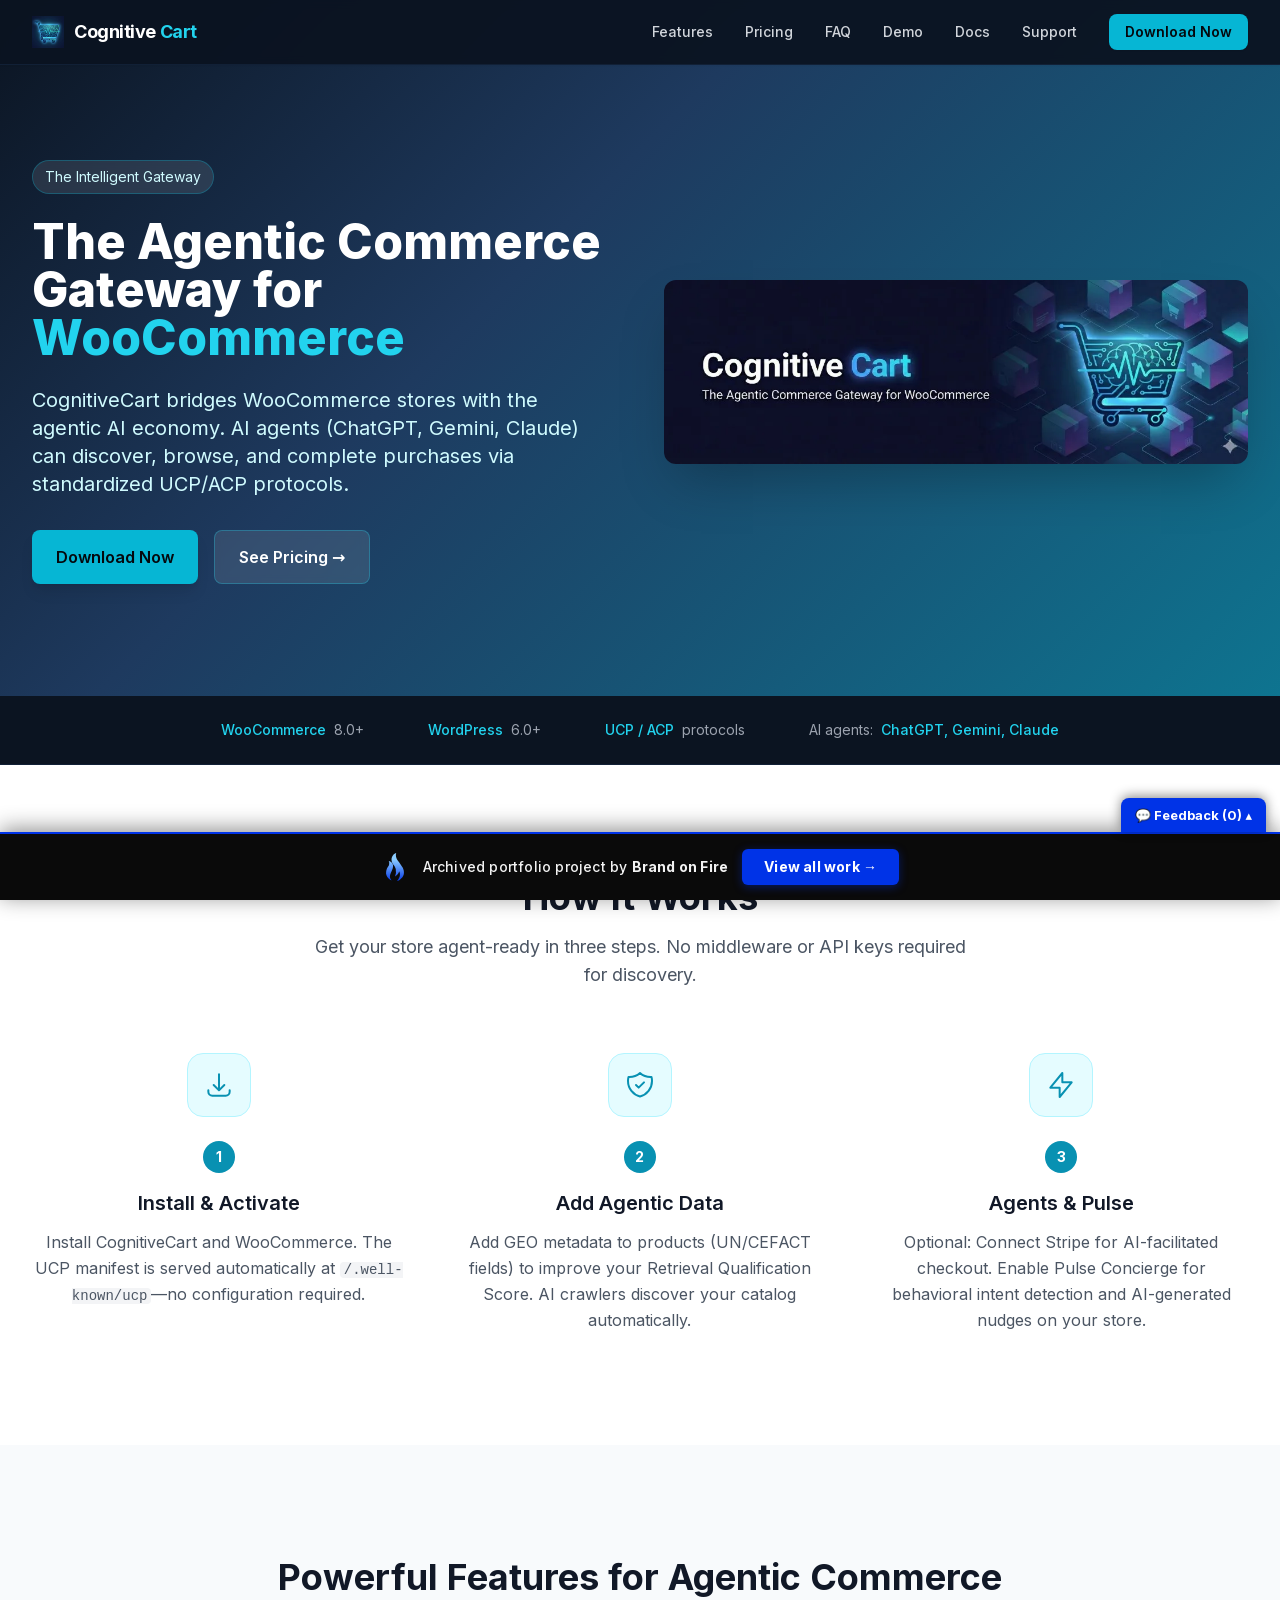
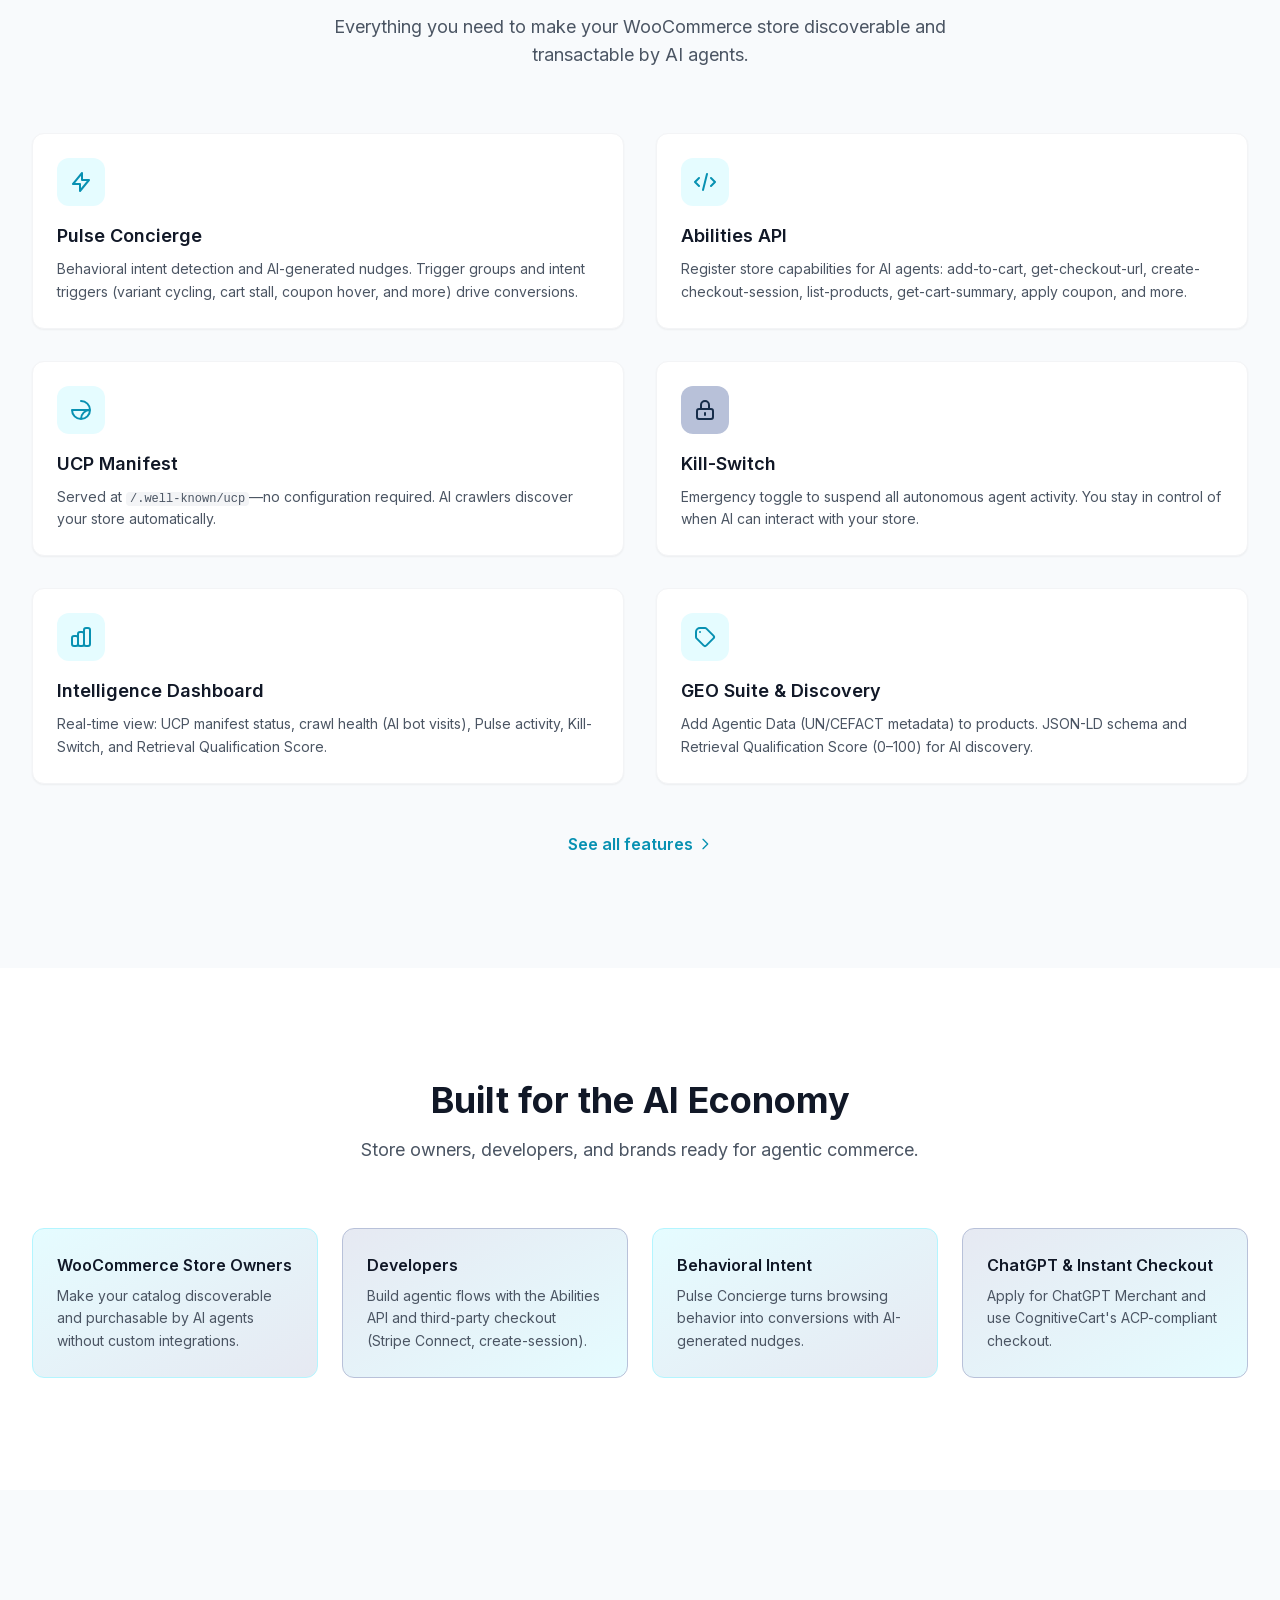
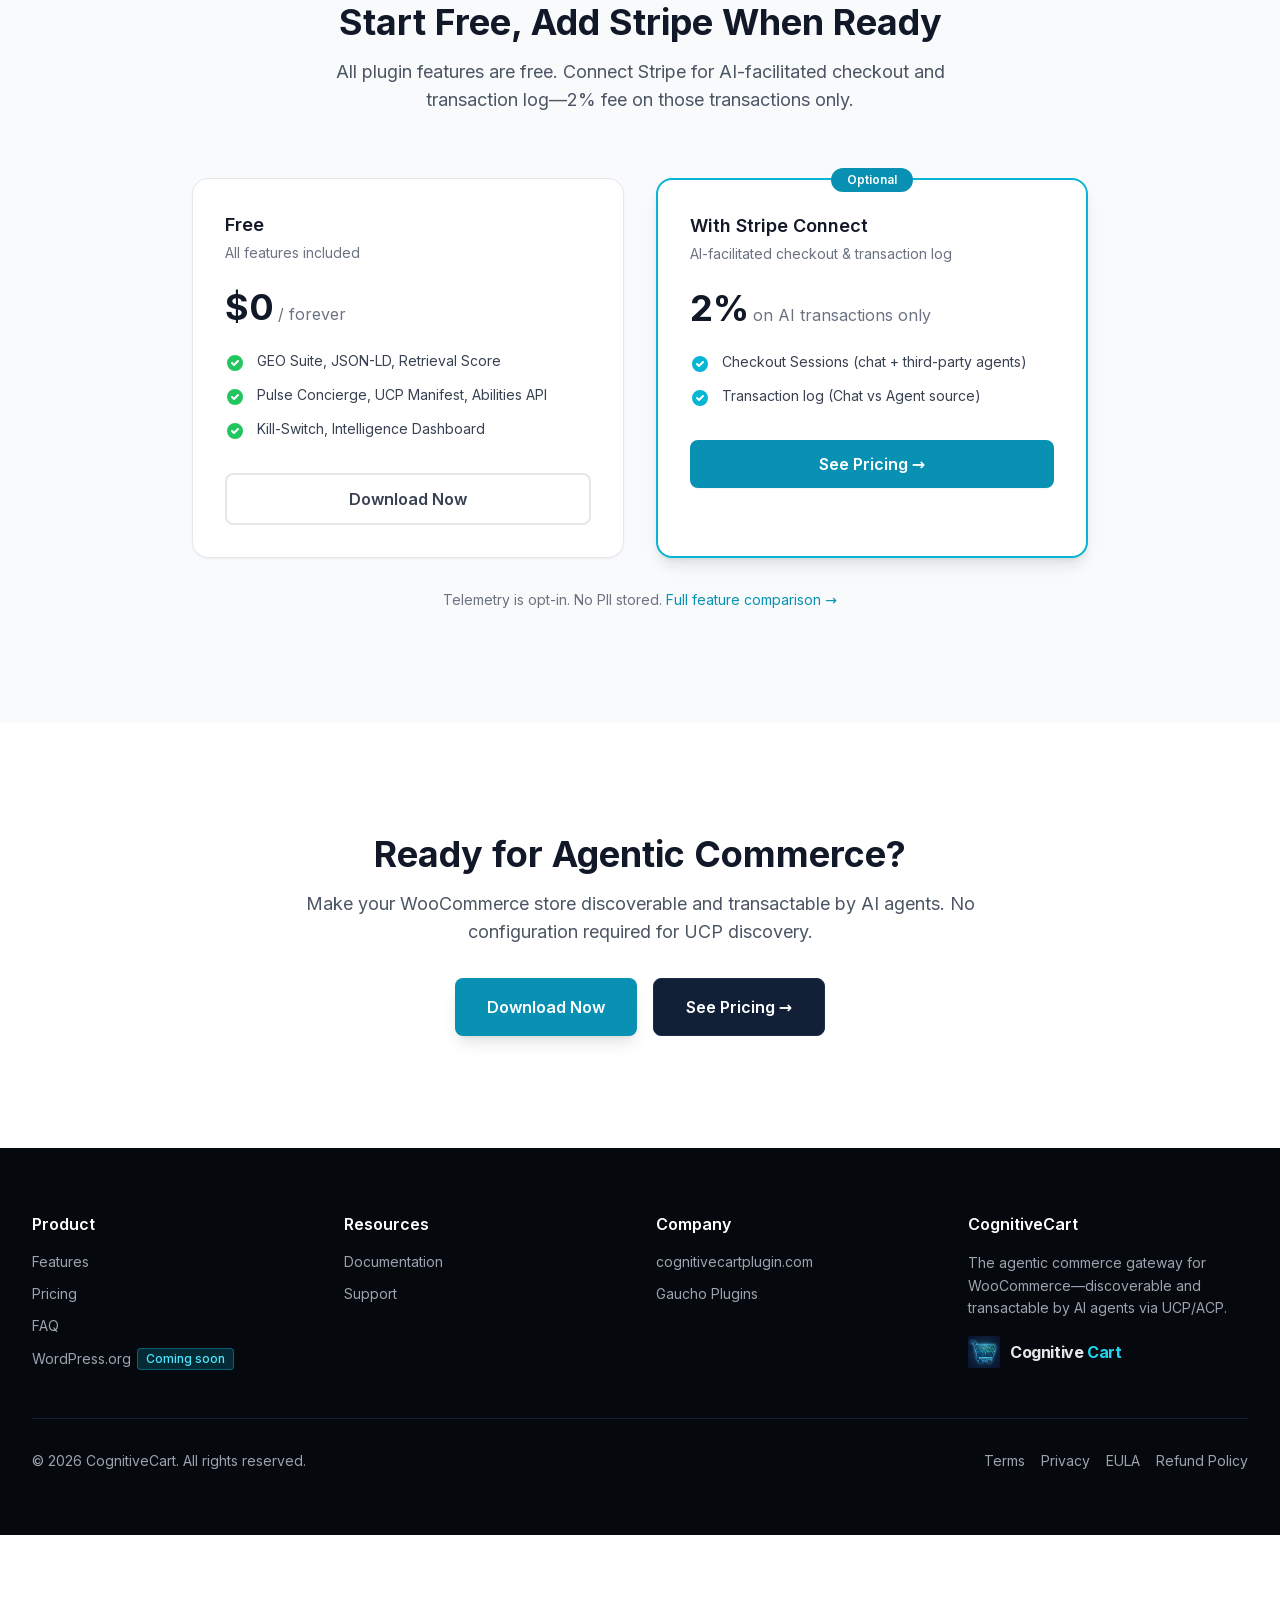
<file: index.html>
<!doctype html><html lang="en" data-bofp="0"><head><meta charset="UTF-8"><meta name="viewport" content="width=device-width, initial-scale=1.0"><title>CognitiveCart – The Agentic Commerce Gateway for WooCommerce</title><meta name="description" content="Agentic commerce gateway for WooCommerce—makes your store discoverable and transactable by AI agents via UCP/ACP protocols. GEO Suite, Pulse Concierge, Abilities API. Free plugin."><meta name="keywords" content="CognitiveCart, agentic commerce, WooCommerce AI, UCP ACP gateway, Pulse Concierge, GEO Suite, AI agents, ChatGPT WooCommerce"><link rel="canonical" href="/"><meta property="og:type" content="website"><meta property="og:title" content="CognitiveCart – The Agentic Commerce Gateway for WooCommerce"><meta property="og:description" content="Makes your WooCommerce store discoverable and transactable by AI agents via UCP/ACP. GEO Suite, Pulse Concierge, Abilities API. Free."><meta property="og:url" content="/"><meta property="og:image" content="_a/1ff753226290.webp"><meta property="og:site_name" content="CognitiveCart"><meta name="twitter:card" content="summary_large_image"><meta name="twitter:title" content="CognitiveCart – Agentic Commerce Gateway for WooCommerce"><meta name="twitter:description" content="Makes your store discoverable and transactable by AI agents via UCP/ACP. Free plugin."><meta name="twitter:image" content="_a/1ff753226290.webp"><link rel="icon" type="image/png" href="assets/icon.png"><link rel="apple-touch-icon" href="assets/icon.png"><link rel="stylesheet" href="style.css"><style>[data-bofp="1"]{background-color:rgb(255, 255, 255)!important;color:rgb(31, 41, 55)!important}[data-bofp="2"]{background-color:rgba(11, 20, 33, 0.95)!important;color:rgb(31, 41, 55)!important}[data-bofp="3"]{background-color:rgb(11, 20, 33)!important;color:rgb(31, 41, 55)!important}[data-bofp="4"]{background-color:rgb(255, 255, 255)!important;color:rgb(31, 41, 55)!important}[data-bofp="5"]{background-color:rgb(248, 250, 252)!important;color:rgb(31, 41, 55)!important}[data-bofp="6"]{background-color:rgb(255, 255, 255)!important;color:rgb(31, 41, 55)!important}[data-bofp="7"]{background-color:rgb(248, 250, 252)!important;color:rgb(31, 41, 55)!important}[data-bofp="8"]{background-color:rgb(255, 255, 255)!important;color:rgb(31, 41, 55)!important}[data-bofp="9"]{background-color:rgb(5, 8, 13)!important;color:rgb(156, 163, 175)!important}</style><meta name="robots" content="noindex, nofollow"><style id="bof-noform">form,form *,fieldset,fieldset *,input,textarea,select,label.fusion-form-label,.wpcf7,.wpcf7 *,.fusion-form,.fusion-form *,.fusion-contact-form,.fusion-contact-form *,.elementor-form,.elementor-form *,.gform_wrapper,.gform_wrapper *,[class*="contact-form"],[class*="contact-form"] *,[id*="contact-form"],[id*="contact-form"] *{pointer-events:none!important;cursor:default!important;-webkit-user-select:none!important;user-select:none!important}</style></head><body class="font-sans text-gray-800 bg-white antialiased" data-bofp="1"><header class="fixed top-0 left-0 right-0 z-50 bg-navy-800/95 backdrop-blur-sm border-b border-navy-700 shadow-sm" data-bofp="2"><nav class="max-w-7xl mx-auto px-4 sm:px-6 lg:px-8"><div class="flex items-center justify-between h-16"><a href="index.html" class="flex items-center gap-2.5"><img src="_a/330b954e0a49.webp" alt="CognitiveCart icon" class="h-8 w-8" decoding="sync"><span class="text-lg font-bold text-white tracking-tight">Cognitive <span class="text-cyan-400">Cart</span></span></a><div class="hidden md:flex items-center gap-8"><a href="features/index.html" class="text-sm font-medium text-gray-300 hover:text-cyan-400 transition-colors">Features</a><a href="pricing/index.html" class="text-sm font-medium text-gray-300 hover:text-cyan-400 transition-colors">Pricing</a><a href="faq/index.html" class="text-sm font-medium text-gray-300 hover:text-cyan-400 transition-colors">FAQ</a><a target="_blank" rel="noopener" class="text-sm font-medium text-gray-300 hover:text-cyan-400 transition-colors">Demo</a><a target="_blank" rel="noopener" class="text-sm font-medium text-gray-300 hover:text-cyan-400 transition-colors">Docs</a><a target="_blank" rel="noopener" class="text-sm font-medium text-gray-300 hover:text-cyan-400 transition-colors">Support</a><button type="button" id="fs-download-nav" class="inline-flex items-center px-4 py-2 bg-cyan-500 text-navy-900 text-sm font-semibold rounded-lg hover:bg-cyan-400 transition-colors shadow-sm cursor-pointer">Download Now</button></div><button id="mobile-menu-btn" class="md:hidden p-2 text-gray-300 hover:text-cyan-400" aria-label="Toggle menu"><svg class="w-6 h-6" fill="none" stroke="currentColor" viewBox="0 0 24 24"><path stroke-linecap="round" stroke-linejoin="round" stroke-width="2" d="M4 6h16M4 12h16M4 18h16"></path></svg></button></div><div id="mobile-menu" class="hidden md:hidden pb-4"><div class="flex flex-col gap-3"><a href="features/index.html" class="text-sm font-medium text-gray-300 hover:text-cyan-400 py-1">Features</a><a href="pricing/index.html" class="text-sm font-medium text-gray-300 hover:text-cyan-400 py-1">Pricing</a><a href="faq/index.html" class="text-sm font-medium text-gray-300 hover:text-cyan-400 py-1">FAQ</a><a target="_blank" rel="noopener" class="text-sm font-medium text-gray-300 hover:text-cyan-400 py-1">Demo</a><a target="_blank" rel="noopener" class="text-sm font-medium text-gray-300 hover:text-cyan-400 py-1">Docs</a><a target="_blank" rel="noopener" class="text-sm font-medium text-gray-300 hover:text-cyan-400 py-1">Support</a><button type="button" class="fs-download-btn inline-flex items-center justify-center w-full px-4 py-2 bg-cyan-500 text-navy-900 text-sm font-semibold rounded-lg mt-2 cursor-pointer">Download Now</button></div></div></nav></header><main><section class="gradient-hero pt-32 pb-20 lg:pt-40 lg:pb-28"><div class="max-w-7xl mx-auto px-4 sm:px-6 lg:px-8"><div class="grid lg:grid-cols-2 gap-12 items-center"><div class="fade-in"><p class="inline-flex items-center gap-2 px-3 py-1.5 bg-white/10 rounded-full text-sm text-cyan-100 mb-6 backdrop-blur-sm border border-cyan-500/30">
                            The Intelligent Gateway
                        </p><h1 class="text-4xl sm:text-5xl lg:text-6xl font-extrabold text-white leading-tight mb-6">
                            The Agentic Commerce Gateway for <span class="text-cyan-400">WooCommerce</span></h1><p class="text-lg lg:text-xl text-cyan-100 mb-8 max-w-xl leading-relaxed">
                            CognitiveCart bridges WooCommerce stores with the agentic AI economy. AI agents (ChatGPT, Gemini, Claude) can discover, browse, and complete purchases via standardized UCP/ACP protocols.
                        </p><div class="flex flex-col sm:flex-row gap-4"><button type="button" class="fs-download-btn inline-flex items-center justify-center px-6 py-3.5 bg-cyan-500 text-navy-900 font-semibold rounded-lg hover:bg-cyan-400 transition-colors shadow-lg text-base cursor-pointer">
                                Download Now
                            </button><a href="pricing/index.html" class="inline-flex items-center justify-center px-6 py-3.5 bg-white/10 text-white font-semibold rounded-lg hover:bg-white/20 transition-colors border border-cyan-400/30 text-base backdrop-blur-sm">
                                See Pricing →
                            </a></div></div><div class="fade-in hidden lg:block"><img src="_a/1ff753226290.webp" alt="CognitiveCart – Agentic Commerce Gateway for WooCommerce" class="rounded-xl w-full shadow-2xl" decoding="sync"></div></div></div></section><section class="bg-navy-800 border-b border-navy-700 py-6" data-bofp="3"><div class="max-w-7xl mx-auto px-4 sm:px-6 lg:px-8"><div class="flex flex-wrap items-center justify-center gap-8 lg:gap-16 text-sm text-gray-400"><div class="flex items-center gap-2"><span class="text-cyan-400 font-medium">WooCommerce</span> 8.0+</div><div class="flex items-center gap-2"><span class="text-cyan-400 font-medium">WordPress</span> 6.0+</div><div class="flex items-center gap-2"><span class="text-cyan-400 font-medium">UCP / ACP</span> protocols</div><div class="flex items-center gap-2">AI agents: <span class="text-cyan-400 font-medium">ChatGPT, Gemini, Claude</span></div></div></div></section><section class="py-20 lg:py-28 bg-white" id="how-it-works" data-bofp="4"><div class="max-w-7xl mx-auto px-4 sm:px-6 lg:px-8"><div class="text-center mb-16"><h2 class="text-3xl sm:text-4xl font-bold text-gray-900 mb-4">How It Works</h2><p class="text-lg text-gray-600 max-w-2xl mx-auto">Get your store agent-ready in three steps. No middleware or API keys required for discovery.</p></div><div class="grid md:grid-cols-3 gap-8 lg:gap-12"><div class="text-center"><div class="w-16 h-16 bg-cyan-50 rounded-2xl flex items-center justify-center mx-auto mb-6 border border-cyan-100"><svg class="w-8 h-8 text-cyan-600" fill="none" stroke="currentColor" viewBox="0 0 24 24"><path stroke-linecap="round" stroke-linejoin="round" stroke-width="1.5" d="M4 16v1a3 3 0 003 3h10a3 3 0 003-3v-1m-4-4l-4 4m0 0l-4-4m4 4V4"></path></svg></div><div class="inline-flex items-center justify-center w-8 h-8 bg-cyan-600 text-white text-sm font-bold rounded-full mb-4">1</div><h3 class="text-xl font-semibold text-gray-900 mb-3">Install &amp; Activate</h3><p class="text-gray-600 leading-relaxed">Install CognitiveCart and WooCommerce. The UCP manifest is served automatically at <code class="text-sm bg-gray-100 px-1 rounded">/.well-known/ucp</code>—no configuration required.</p></div><div class="text-center"><div class="w-16 h-16 bg-cyan-50 rounded-2xl flex items-center justify-center mx-auto mb-6 border border-cyan-100"><svg class="w-8 h-8 text-cyan-600" fill="none" stroke="currentColor" viewBox="0 0 24 24"><path stroke-linecap="round" stroke-linejoin="round" stroke-width="1.5" d="M9 12l2 2 4-4m5.618-4.016A11.955 11.955 0 0112 2.944a11.955 11.955 0 01-8.618 3.04A12.02 12.02 0 003 9c0 5.591 3.824 10.29 9 11.622 5.176-1.332 9-6.03 9-11.622 0-1.042-.133-2.052-.382-3.016z"></path></svg></div><div class="inline-flex items-center justify-center w-8 h-8 bg-cyan-600 text-white text-sm font-bold rounded-full mb-4">2</div><h3 class="text-xl font-semibold text-gray-900 mb-3">Add Agentic Data</h3><p class="text-gray-600 leading-relaxed">Add GEO metadata to products (UN/CEFACT fields) to improve your Retrieval Qualification Score. AI crawlers discover your catalog automatically.</p></div><div class="text-center"><div class="w-16 h-16 bg-cyan-50 rounded-2xl flex items-center justify-center mx-auto mb-6 border border-cyan-100"><svg class="w-8 h-8 text-cyan-600" fill="none" stroke="currentColor" viewBox="0 0 24 24"><path stroke-linecap="round" stroke-linejoin="round" stroke-width="1.5" d="M13 10V3L4 14h7v7l9-11h-7z"></path></svg></div><div class="inline-flex items-center justify-center w-8 h-8 bg-cyan-600 text-white text-sm font-bold rounded-full mb-4">3</div><h3 class="text-xl font-semibold text-gray-900 mb-3">Agents &amp; Pulse</h3><p class="text-gray-600 leading-relaxed">Optional: Connect Stripe for AI-facilitated checkout. Enable Pulse Concierge for behavioral intent detection and AI-generated nudges on your store.</p></div></div></div></section><section class="py-20 lg:py-28 bg-surface-50" id="features" data-bofp="5"><div class="max-w-7xl mx-auto px-4 sm:px-6 lg:px-8"><div class="text-center mb-16"><h2 class="text-3xl sm:text-4xl font-bold text-gray-900 mb-4">Powerful Features for Agentic Commerce</h2><p class="text-lg text-gray-600 max-w-2xl mx-auto">Everything you need to make your WooCommerce store discoverable and transactable by AI agents.</p></div><div class="grid sm:grid-cols-2 lg:grid-cols-3 gap-6 lg:gap-8"><div class="bg-white rounded-xl p-6 border border-gray-100 card-hover shadow-sm"><div class="w-12 h-12 bg-cyan-50 rounded-xl flex items-center justify-center mb-4"><svg class="w-6 h-6 text-cyan-600" fill="none" stroke="currentColor" viewBox="0 0 24 24"><path stroke-linecap="round" stroke-linejoin="round" stroke-width="2" d="M13 10V3L4 14h7v7l9-11h-7z"></path></svg></div><h3 class="text-lg font-semibold text-gray-900 mb-2">Pulse Concierge</h3><p class="text-gray-600 text-sm leading-relaxed">Behavioral intent detection and AI-generated nudges. Trigger groups and intent triggers (variant cycling, cart stall, coupon hover, and more) drive conversions.</p></div><div class="bg-white rounded-xl p-6 border border-gray-100 card-hover shadow-sm"><div class="w-12 h-12 bg-cyan-50 rounded-xl flex items-center justify-center mb-4"><svg class="w-6 h-6 text-cyan-600" fill="none" stroke="currentColor" viewBox="0 0 24 24"><path stroke-linecap="round" stroke-linejoin="round" stroke-width="2" d="M10 20l4-16m4 4l4 4-4 4M6 16l-4-4 4-4"></path></svg></div><h3 class="text-lg font-semibold text-gray-900 mb-2">Abilities API</h3><p class="text-gray-600 text-sm leading-relaxed">Register store capabilities for AI agents: add-to-cart, get-checkout-url, create-checkout-session, list-products, get-cart-summary, apply coupon, and more.</p></div><div class="bg-white rounded-xl p-6 border border-gray-100 card-hover shadow-sm"><div class="w-12 h-12 bg-cyan-50 rounded-xl flex items-center justify-center mb-4"><svg class="w-6 h-6 text-cyan-600" fill="none" stroke="currentColor" viewBox="0 0 24 24"><path stroke-linecap="round" stroke-linejoin="round" stroke-width="2" d="M21 12a9 9 0 01-9 9m9-9a9 9 0 00-9-9m9 9H3m9 9a9 9 0 01-9-9m9 9a9 9 0 019-9"></path></svg></div><h3 class="text-lg font-semibold text-gray-900 mb-2">UCP Manifest</h3><p class="text-gray-600 text-sm leading-relaxed">Served at <code class="text-xs bg-gray-100 px-1 rounded">/.well-known/ucp</code>—no configuration required. AI crawlers discover your store automatically.</p></div><div class="bg-white rounded-xl p-6 border border-gray-100 card-hover shadow-sm"><div class="w-12 h-12 bg-navy-100 rounded-xl flex items-center justify-center mb-4"><svg class="w-6 h-6 text-navy-600" fill="none" stroke="currentColor" viewBox="0 0 24 24"><path stroke-linecap="round" stroke-linejoin="round" stroke-width="2" d="M12 15v2m-6 4h12a2 2 0 002-2v-6a2 2 0 00-2-2H6a2 2 0 00-2 2v6a2 2 0 002 2zm10-10V7a4 4 0 00-8 0v4h8z"></path></svg></div><h3 class="text-lg font-semibold text-gray-900 mb-2">Kill-Switch</h3><p class="text-gray-600 text-sm leading-relaxed">Emergency toggle to suspend all autonomous agent activity. You stay in control of when AI can interact with your store.</p></div><div class="bg-white rounded-xl p-6 border border-gray-100 card-hover shadow-sm"><div class="w-12 h-12 bg-cyan-50 rounded-xl flex items-center justify-center mb-4"><svg class="w-6 h-6 text-cyan-600" fill="none" stroke="currentColor" viewBox="0 0 24 24"><path stroke-linecap="round" stroke-linejoin="round" stroke-width="2" d="M9 19v-6a2 2 0 00-2-2H5a2 2 0 00-2 2v6a2 2 0 002 2h2a2 2 0 002-2zm0 0V9a2 2 0 012-2h2a2 2 0 012 2v10m-6 0a2 2 0 002 2h2a2 2 0 002-2m0 0V5a2 2 0 012-2h2a2 2 0 012 2v14a2 2 0 01-2 2h-2a2 2 0 01-2-2z"></path></svg></div><h3 class="text-lg font-semibold text-gray-900 mb-2">Intelligence Dashboard</h3><p class="text-gray-600 text-sm leading-relaxed">Real-time view: UCP manifest status, crawl health (AI bot visits), Pulse activity, Kill-Switch, and Retrieval Qualification Score.</p></div><div class="bg-white rounded-xl p-6 border border-gray-100 card-hover shadow-sm"><div class="w-12 h-12 bg-cyan-50 rounded-xl flex items-center justify-center mb-4"><svg class="w-6 h-6 text-cyan-600" fill="none" stroke="currentColor" viewBox="0 0 24 24"><path stroke-linecap="round" stroke-linejoin="round" stroke-width="2" d="M7 7h.01M7 3h5c.512 0 1.024.195 1.414.586l7 7a2 2 0 010 2.828l-7 7a2 2 0 01-2.828 0l-7-7A1.994 1.994 0 013 12V7a4 4 0 014-4z"></path></svg></div><h3 class="text-lg font-semibold text-gray-900 mb-2">GEO Suite &amp; Discovery</h3><p class="text-gray-600 text-sm leading-relaxed">Add Agentic Data (UN/CEFACT metadata) to products. JSON-LD schema and Retrieval Qualification Score (0–100) for AI discovery.</p></div></div><div class="text-center mt-12"><a href="features/index.html" class="inline-flex items-center text-cyan-600 font-semibold hover:text-cyan-700 transition-colors">
                        See all features
                        <svg class="w-4 h-4 ml-1" fill="none" stroke="currentColor" viewBox="0 0 24 24"><path stroke-linecap="round" stroke-linejoin="round" stroke-width="2" d="M9 5l7 7-7 7"></path></svg></a></div></div></section><section class="py-20 lg:py-28 bg-white" data-bofp="6"><div class="max-w-7xl mx-auto px-4 sm:px-6 lg:px-8"><div class="text-center mb-16"><h2 class="text-3xl sm:text-4xl font-bold text-gray-900 mb-4">Built for the AI Economy</h2><p class="text-lg text-gray-600 max-w-2xl mx-auto">Store owners, developers, and brands ready for agentic commerce.</p></div><div class="grid sm:grid-cols-2 lg:grid-cols-4 gap-6"><div class="bg-gradient-to-br from-cyan-50 to-navy-50 rounded-xl p-6 border border-cyan-100"><h3 class="font-semibold text-gray-900 mb-2">WooCommerce Store Owners</h3><p class="text-sm text-gray-600 leading-relaxed">Make your catalog discoverable and purchasable by AI agents without custom integrations.</p></div><div class="bg-gradient-to-br from-navy-50 to-cyan-50 rounded-xl p-6 border border-navy-100"><h3 class="font-semibold text-gray-900 mb-2">Developers</h3><p class="text-sm text-gray-600 leading-relaxed">Build agentic flows with the Abilities API and third-party checkout (Stripe Connect, create-session).</p></div><div class="bg-gradient-to-br from-cyan-50 to-navy-50 rounded-xl p-6 border border-cyan-100"><h3 class="font-semibold text-gray-900 mb-2">Behavioral Intent</h3><p class="text-sm text-gray-600 leading-relaxed">Pulse Concierge turns browsing behavior into conversions with AI-generated nudges.</p></div><div class="bg-gradient-to-br from-navy-50 to-cyan-50 rounded-xl p-6 border border-navy-100"><h3 class="font-semibold text-gray-900 mb-2">ChatGPT &amp; Instant Checkout</h3><p class="text-sm text-gray-600 leading-relaxed">Apply for ChatGPT Merchant and use CognitiveCart's ACP-compliant checkout.</p></div></div></div></section><section class="py-20 lg:py-28 bg-surface-50" id="pricing-preview" data-bofp="7"><div class="max-w-5xl mx-auto px-4 sm:px-6 lg:px-8"><div class="text-center mb-16"><h2 class="text-3xl sm:text-4xl font-bold text-gray-900 mb-4">Start Free, Add Stripe When Ready</h2><p class="text-lg text-gray-600 max-w-2xl mx-auto">All plugin features are free. Connect Stripe for AI-facilitated checkout and transaction log—2% fee on those transactions only.</p></div><div class="grid md:grid-cols-2 gap-8 max-w-4xl mx-auto"><div class="bg-white rounded-2xl p-8 border border-gray-200 shadow-sm"><h3 class="text-lg font-semibold text-gray-900 mb-1">Free</h3><p class="text-sm text-gray-500 mb-6">All features included</p><div class="flex items-baseline gap-1 mb-6"><span class="text-4xl font-bold text-gray-900">$0</span><span class="text-gray-500">/ forever</span></div><ul class="space-y-3 mb-8"><li class="flex items-start gap-3 text-sm text-gray-700"><svg class="w-5 h-5 text-green-500 flex-shrink-0 mt-0.5" fill="currentColor" viewBox="0 0 20 20"><path fill-rule="evenodd" d="M10 18a8 8 0 100-16 8 8 0 000 16zm3.707-9.293a1 1 0 00-1.414-1.414L9 10.586 7.707 9.293a1 1 0 00-1.414 1.414l2 2a1 1 0 001.414 0l4-4z" clip-rule="evenodd"></path></svg> GEO Suite, JSON-LD, Retrieval Score</li><li class="flex items-start gap-3 text-sm text-gray-700"><svg class="w-5 h-5 text-green-500 flex-shrink-0 mt-0.5" fill="currentColor" viewBox="0 0 20 20"><path fill-rule="evenodd" d="M10 18a8 8 0 100-16 8 8 0 000 16zm3.707-9.293a1 1 0 00-1.414-1.414L9 10.586 7.707 9.293a1 1 0 00-1.414 1.414l2 2a1 1 0 001.414 0l4-4z" clip-rule="evenodd"></path></svg> Pulse Concierge, UCP Manifest, Abilities API</li><li class="flex items-start gap-3 text-sm text-gray-700"><svg class="w-5 h-5 text-green-500 flex-shrink-0 mt-0.5" fill="currentColor" viewBox="0 0 20 20"><path fill-rule="evenodd" d="M10 18a8 8 0 100-16 8 8 0 000 16zm3.707-9.293a1 1 0 00-1.414-1.414L9 10.586 7.707 9.293a1 1 0 00-1.414 1.414l2 2a1 1 0 001.414 0l4-4z" clip-rule="evenodd"></path></svg> Kill-Switch, Intelligence Dashboard</li></ul><button type="button" class="fs-download-btn block w-full text-center px-6 py-3 border-2 border-gray-200 text-gray-700 font-semibold rounded-lg hover:border-cyan-300 hover:text-cyan-600 transition-colors cursor-pointer">Download Now</button></div><div class="bg-white rounded-2xl p-8 border-2 border-cyan-500 shadow-lg relative"><div class="absolute -top-3 left-1/2 -translate-x-1/2 px-4 py-1 bg-cyan-600 text-white text-xs font-semibold rounded-full">Optional</div><h3 class="text-lg font-semibold text-gray-900 mb-1">With Stripe Connect</h3><p class="text-sm text-gray-500 mb-6">AI-facilitated checkout &amp; transaction log</p><div class="flex items-baseline gap-1 mb-6"><span class="text-4xl font-bold text-gray-900">2%</span><span class="text-gray-500">on AI transactions only</span></div><ul class="space-y-3 mb-8"><li class="flex items-start gap-3 text-sm text-gray-700"><svg class="w-5 h-5 text-cyan-500 flex-shrink-0 mt-0.5" fill="currentColor" viewBox="0 0 20 20"><path fill-rule="evenodd" d="M10 18a8 8 0 100-16 8 8 0 000 16zm3.707-9.293a1 1 0 00-1.414-1.414L9 10.586 7.707 9.293a1 1 0 00-1.414 1.414l2 2a1 1 0 001.414 0l4-4z" clip-rule="evenodd"></path></svg> Checkout Sessions (chat + third-party agents)</li><li class="flex items-start gap-3 text-sm text-gray-700"><svg class="w-5 h-5 text-cyan-500 flex-shrink-0 mt-0.5" fill="currentColor" viewBox="0 0 20 20"><path fill-rule="evenodd" d="M10 18a8 8 0 100-16 8 8 0 000 16zm3.707-9.293a1 1 0 00-1.414-1.414L9 10.586 7.707 9.293a1 1 0 00-1.414 1.414l2 2a1 1 0 001.414 0l4-4z" clip-rule="evenodd"></path></svg> Transaction log (Chat vs Agent source)</li></ul><a href="pricing/index.html" class="block w-full text-center px-6 py-3 bg-cyan-600 text-white font-semibold rounded-lg hover:bg-cyan-700 transition-colors shadow-sm">See Pricing →</a></div></div><p class="text-center text-sm text-gray-500 mt-8">Telemetry is opt-in. No PII stored. <a href="pricing/index.html" class="text-cyan-600 hover:underline">Full feature comparison →</a></p></div></section><section class="py-20 lg:py-28 bg-white" data-bofp="8"><div class="max-w-4xl mx-auto px-4 sm:px-6 lg:px-8 text-center"><h2 class="text-3xl sm:text-4xl font-bold text-gray-900 mb-4">Ready for Agentic Commerce?</h2><p class="text-lg text-gray-600 mb-8 max-w-2xl mx-auto">Make your WooCommerce store discoverable and transactable by AI agents. No configuration required for UCP discovery.</p><div class="flex flex-col sm:flex-row gap-4 justify-center"><button type="button" class="fs-download-btn inline-flex items-center justify-center px-8 py-4 bg-cyan-600 text-white font-semibold rounded-lg hover:bg-cyan-700 transition-colors shadow-lg text-base cursor-pointer">
                        Download Now
                    </button><a href="pricing/index.html" class="inline-flex items-center justify-center px-8 py-4 bg-navy-700 text-white font-semibold rounded-lg hover:bg-navy-600 transition-colors border border-navy-600 text-base">
                        See Pricing →
                    </a></div></div></section></main><footer class="bg-navy-900 text-gray-400 py-16" data-bofp="9"><div class="max-w-7xl mx-auto px-4 sm:px-6 lg:px-8"><div class="grid sm:grid-cols-2 lg:grid-cols-4 gap-8 mb-12"><div><h4 class="text-white font-semibold mb-4">Product</h4><ul class="space-y-3 text-sm"><li><a href="features/index.html" class="hover:text-cyan-400 transition-colors">Features</a></li><li><a href="pricing/index.html" class="hover:text-cyan-400 transition-colors">Pricing</a></li><li><a href="faq/index.html" class="hover:text-cyan-400 transition-colors">FAQ</a></li><li><span class="inline-flex items-center gap-1.5"><span>WordPress.org</span><span class="text-xs font-medium px-2 py-0.5 rounded bg-cyan-500/20 text-cyan-300 border border-cyan-500/40">Coming soon</span></span></li></ul></div><div><h4 class="text-white font-semibold mb-4">Resources</h4><ul class="space-y-3 text-sm"><li><a target="_blank" rel="noopener" class="hover:text-cyan-400 transition-colors">Documentation</a></li><li><a target="_blank" rel="noopener" class="hover:text-cyan-400 transition-colors">Support</a></li></ul></div><div><h4 class="text-white font-semibold mb-4">Company</h4><ul class="space-y-3 text-sm"><li><a href="index.html" target="_blank" rel="noopener" class="hover:text-cyan-400 transition-colors">cognitivecartplugin.com</a></li><li><a target="_blank" rel="noopener" class="hover:text-cyan-400 transition-colors">Gaucho Plugins</a></li></ul></div><div><h4 class="text-white font-semibold mb-4">CognitiveCart</h4><p class="text-sm leading-relaxed">The agentic commerce gateway for WooCommerce—discoverable and transactable by AI agents via UCP/ACP.</p><div class="mt-4 flex items-center gap-2.5"><img src="_a/330b954e0a49.webp" alt="CognitiveCart icon" class="h-8 w-8 opacity-90" decoding="sync"><span class="text-base font-bold text-white/90 tracking-tight">Cognitive <span class="text-cyan-400">Cart</span></span></div></div></div><div class="border-t border-navy-700 pt-8 flex flex-col sm:flex-row items-center justify-center sm:justify-between gap-4 text-sm text-gray-400"><p>© 2026 CognitiveCart. All rights reserved.</p><div class="flex flex-wrap justify-center gap-x-4 gap-y-1 text-sm"><a href="terms/index.html" class="hover:text-cyan-400 transition-colors">Terms</a><a href="privacy/index.html" class="hover:text-cyan-400 transition-colors">Privacy</a><a target="_blank" rel="noopener" class="hover:text-cyan-400 transition-colors">EULA</a><a target="_blank" rel="noopener" class="hover:text-cyan-400 transition-colors">Refund Policy</a></div></div></div></footer><!-- bof-portfolio-bar --><a href="https://brandonfire.com/portfolio/" id="bof-portfolio-bar" rel="noopener" style="position:fixed;left:0;right:0;bottom:0;z-index:2147483647;display:flex;align-items:center;justify-content:center;gap:14px;flex-wrap:wrap;background:#0a0a0a;color:#ffffff !important;font-family:Inter,-apple-system,BlinkMacSystemFont,'Segoe UI',Roboto,Helvetica,Arial,sans-serif;font-size:14px;font-weight:500;line-height:1;letter-spacing:.2px;padding:15px 18px;text-decoration:none !important;box-shadow:0 -3px 22px rgba(0,0,0,.45);border-top:2px solid #0033e7;box-sizing:border-box;"><img src="[data-uri]" alt="" width="28" height="28" style="display:block;flex:0 0 auto;width:28px;height:28px;"><span style="opacity:.95;color:#fff;">Archived portfolio project by <strong style="font-weight:700;color:#fff;">Brand&nbsp;on&nbsp;Fire</strong></span><span style="background:#0033e7;color:#fff;padding:11px 22px;border-radius:6px;font-weight:700;font-size:14px;white-space:nowrap;box-shadow:0 2px 10px rgba(0,51,231,.4);">View&nbsp;all&nbsp;work&nbsp;&rarr;</span></a><script>(function(){function p(){var b=document.getElementById("bof-portfolio-bar");if(b&&document.body)document.body.style.setProperty("padding-bottom",b.offsetHeight+"px","important");}if(document.readyState!=="loading")p();else document.addEventListener("DOMContentLoaded",p);window.addEventListener("resize",p);})();</script><script>/* Brand on Fire portfolio feedback collector. One shared origin (brand-on-fire.github.io) => one shared
   localStorage; every comment is stamped with the site + page it was written on. Shadow DOM so the host
   site's CSS / pointer-events:none can't touch it. "Export all" copies everything for Claude. */
(function () {
  var K = 'bof_feedback', D = document;
  if (D.getElementById('bof-fb-host')) return;
  function L() { try { return JSON.parse(localStorage.getItem(K)) || []; } catch (e) { return []; } }
  function SV(a) { try { localStorage.setItem(K, JSON.stringify(a)); } catch (e) {} }
  function slug() { var p = location.pathname.split('/').filter(Boolean); return p[0] || '(home)'; }
  function pagePath() { var p = location.pathname.split('/').filter(Boolean); return '/' + p.slice(1).join('/') + (p.length > 1 ? '/' : ''); }
  function draftKey() { return 'bof_fb_draft'; }     // one global draft so an in-progress comment survives navigation
  function barH() { var b = D.getElementById('bof-portfolio-bar'); return b ? b.offsetHeight : 0; }
  function sync() { try { fetch('http://localhost:8799/sync', { method: 'POST', headers: { 'Content-Type': 'text/plain' }, body: JSON.stringify(L()), keepalive: true }).catch(function () {}); } catch (e) {} }
  function counts() { var a = L(), s = slug(), here = a.filter(function (c) { return c.site === s; }).length; return { here: here, total: a.length }; }
  var open = localStorage.getItem('bof_fb_open') === '1';

  var host = D.createElement('div'); host.id = 'bof-fb-host';
  host.style.cssText = 'all:initial;position:fixed;left:0;right:0;bottom:0;z-index:2147483647;pointer-events:none';
  var R = host.attachShadow({ mode: 'open' });
  R.innerHTML =
    '<style>' +
    ':host{all:initial}div,textarea,button,span,b{box-sizing:border-box;font-family:Inter,system-ui,-apple-system,"Segoe UI",Arial,sans-serif;margin:0}' +
    '.tog{position:fixed;right:14px;background:#0033e7;color:#fff;font-weight:700;font-size:13px;padding:9px 14px;border-radius:8px 8px 0 0;cursor:pointer;box-shadow:0 -2px 12px rgba(0,0,0,.45);pointer-events:auto;user-select:none}' +
    '.pan{position:fixed;left:0;right:0;background:#0a0a0a;border-top:2px solid #0033e7;height:158px;padding:8px 12px 10px;display:none;pointer-events:auto}' +
    '.pan.open{display:block}' +
    '.hd{display:flex;align-items:center;gap:8px;color:#fff;font-size:12.5px;margin-bottom:6px}' +
    '.hd b{color:#8bccff;font-weight:700}.hd .pg{color:#9aa3b2}' +
    'textarea{display:block;width:100%;height:74px;background:#16181d;color:#fff;border:1px solid #2a2d35;border-radius:6px;padding:8px;font-size:13px;line-height:1.4;resize:none;pointer-events:auto;-webkit-user-select:text;user-select:text;outline:none}' +
    'textarea:focus{border-color:#0033e7}' +
    '.row{display:flex;gap:8px;align-items:center;margin-top:7px}' +
    'button{border:0;border-radius:6px;padding:8px 14px;font-weight:700;font-size:13px;cursor:pointer;pointer-events:auto}' +
    '.save{background:#0033e7;color:#fff}.exp{background:#16181d;color:#8bccff;border:1px solid #2a2d35}.undo{background:transparent;color:#888;font-weight:600;font-size:12px;padding:6px}' +
    '.st{color:#9aa3b2;font-size:12px;margin-left:auto}' +
    '</style>' +
    '<div class="tog" id="tog"></div>' +
    '<div class="pan" id="pan">' +
    '<div class="hd">Commenting on <b id="site"></b><span class="pg" id="pg"></span></div>' +
    '<textarea id="ta" placeholder="Type feedback for THIS page, then Save…"></textarea>' +
    '<div class="row"><button class="save" id="save">Save</button><button class="undo" id="undo">Undo last</button><button class="exp" id="exp">Export all</button><span class="st" id="st"></span></div>' +
    '</div>';
  D.body.appendChild(host);

  var tog = R.getElementById('tog'), pan = R.getElementById('pan'), ta = R.getElementById('ta');
  R.getElementById('site').textContent = slug();
  R.getElementById('pg').textContent = pagePath();
  ta.value = localStorage.getItem(draftKey()) || '';
  ta.addEventListener('input', function () { localStorage.setItem(draftKey(), ta.value); });
  function refresh() {
    var h = barH(), c = counts();
    pan.style.bottom = h + 'px'; pan.classList.toggle('open', open);
    tog.style.bottom = (open ? 158 + h : h) + 'px';
    tog.textContent = '💬 Feedback (' + c.total + ') ' + (open ? '▾' : '▴');
    R.getElementById('st').textContent = c.here + ' on this site · ' + c.total + ' total';
  }
  tog.addEventListener('click', function () { open = !open; localStorage.setItem('bof_fb_open', open ? '1' : '0'); refresh(); if (open) setTimeout(function () { ta.focus(); }, 0); });
  R.getElementById('save').addEventListener('click', function () {
    var t = ta.value.trim(); if (!t) return;
    var a = L(); a.push({ site: slug(), page: location.pathname, text: t, ts: new Date().toISOString() }); SV(a);
    ta.value = ''; localStorage.removeItem(draftKey()); refresh(); sync();
    var b = R.getElementById('save'); b.textContent = 'Saved ✓ ' + slug(); setTimeout(function () { b.textContent = 'Save'; }, 1100);
  });
  R.getElementById('undo').addEventListener('click', function () {
    var a = L(); if (!a.length) return; var last = a.pop(); SV(a); refresh(); sync();
    var b = R.getElementById('undo'); b.textContent = 'removed'; setTimeout(function () { b.textContent = 'Undo last'; }, 900);
  });
  R.getElementById('exp').addEventListener('click', function () {
    var a = L(); if (!a.length) { alert('No comments saved yet.'); return; }
    var txt = 'PORTFOLIO FEEDBACK (' + a.length + ' comments)\n\n' + a.map(function (c) { return '[' + c.site + c.page + ']\n' + c.text; }).join('\n\n');
    if (navigator.clipboard && navigator.clipboard.writeText) navigator.clipboard.writeText(txt).then(function () { alert('Copied ' + a.length + ' comments — paste to Claude.'); }, function () { window.prompt('Copy all (Cmd+C):', txt); });
    else window.prompt('Copy all (Cmd+C):', txt);
  });
  window.addEventListener('resize', refresh);
  if (D.readyState !== 'loading') { refresh(); sync(); } else D.addEventListener('DOMContentLoaded', function () { refresh(); sync(); });
})();
</script><!-- /bof-portfolio-bar --></body></html>
</file>
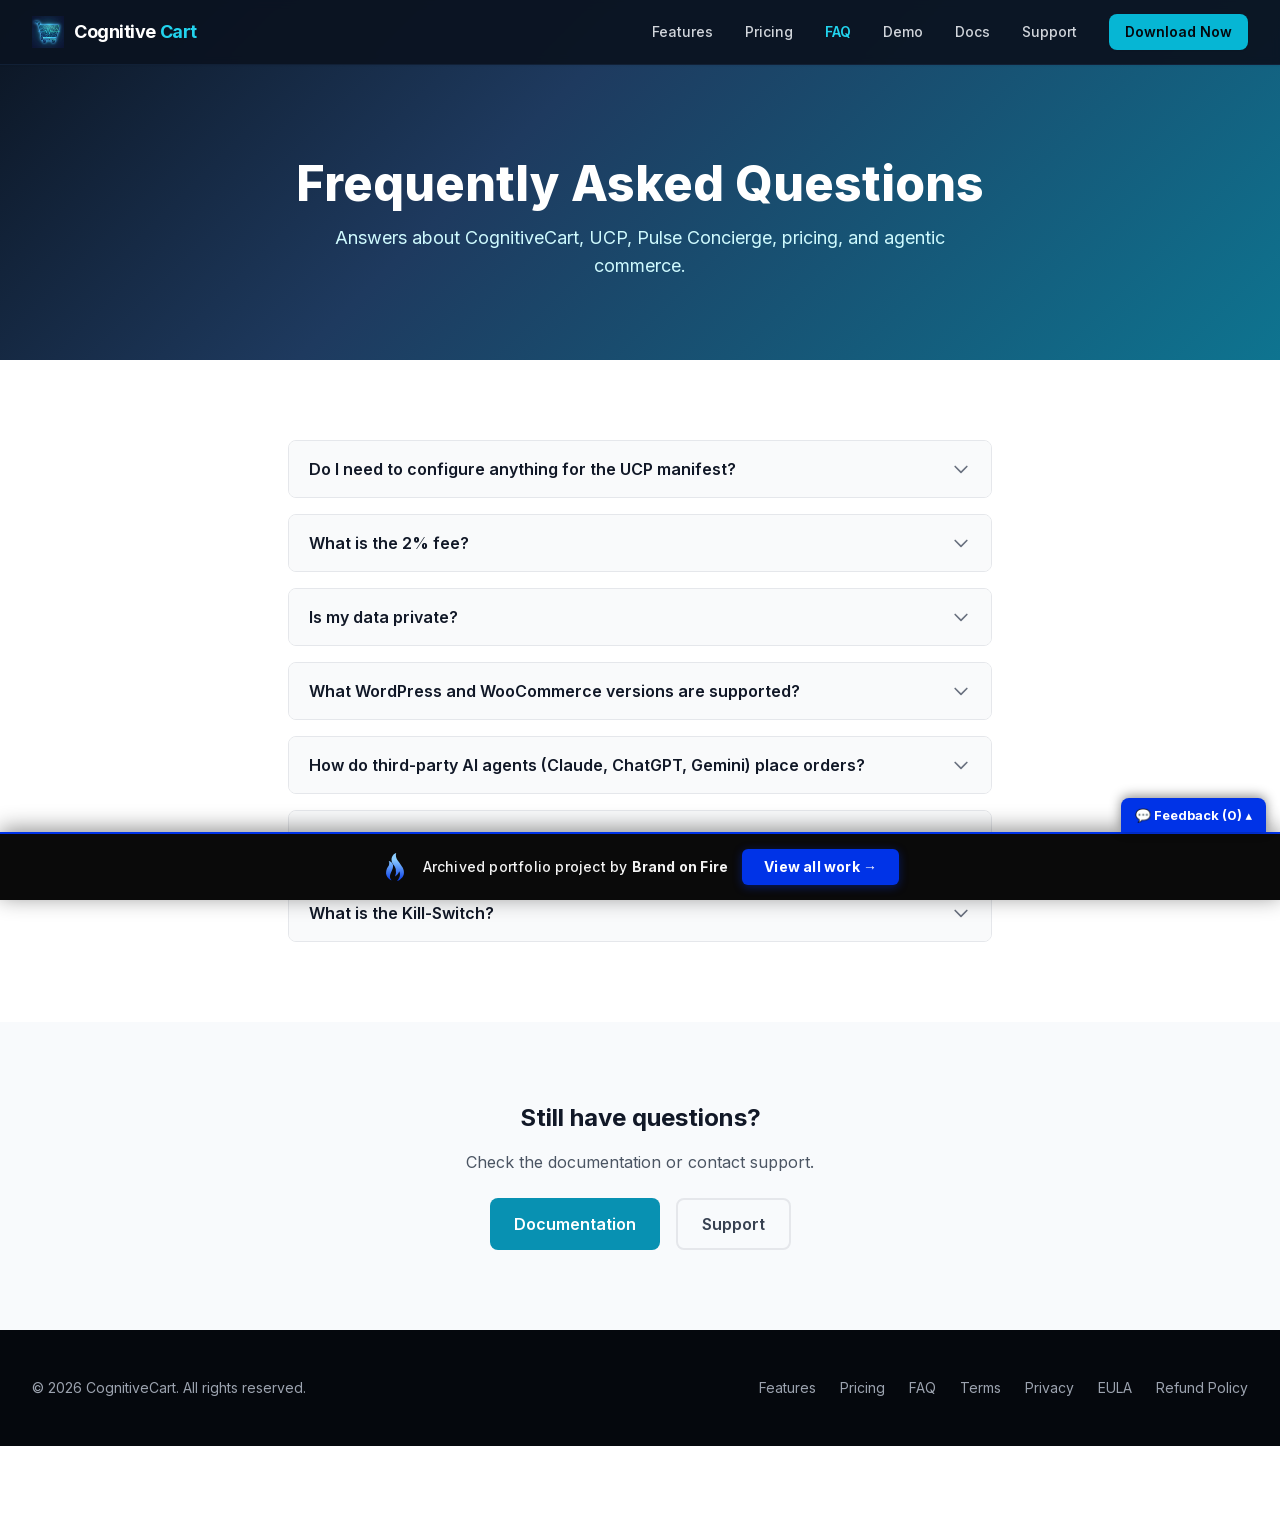
<file: faq/index.html>
<!doctype html><html lang="en" data-bofp="0"><head><meta charset="UTF-8"><meta name="viewport" content="width=device-width, initial-scale=1.0"><title>FAQ – CognitiveCart Agentic Commerce Gateway for WooCommerce</title><meta name="description" content="Frequently asked questions about CognitiveCart: UCP manifest, 2% fee, data privacy, requirements, Pulse Concierge, third-party AI checkout, and more."><link rel="canonical" href="/faq/"><meta property="og:type" content="website"><meta property="og:title" content="FAQ – CognitiveCart"><meta property="og:description" content="Frequently asked questions about CognitiveCart for WooCommerce and agentic commerce."><meta property="og:url" content="/faq/"><meta property="og:image" content="../_a/1ff753226290.webp"><meta property="og:site_name" content="CognitiveCart"><meta name="twitter:card" content="summary_large_image"><meta name="twitter:title" content="FAQ – CognitiveCart"><meta name="twitter:description" content="FAQ about CognitiveCart, UCP, Pulse Concierge, and pricing."><link rel="icon" type="image/png" href="../assets/icon.png"><link rel="apple-touch-icon" href="../assets/icon.png"><link rel="stylesheet" href="../style.css"><style>[data-bofp="1"]{background-color:rgb(255, 255, 255)!important;color:rgb(31, 41, 55)!important}[data-bofp="2"]{background-color:rgba(11, 20, 33, 0.95)!important;color:rgb(31, 41, 55)!important}[data-bofp="3"]{background-color:rgb(255, 255, 255)!important;color:rgb(31, 41, 55)!important}[data-bofp="4"]{background-color:rgb(248, 250, 252)!important;color:rgb(31, 41, 55)!important}[data-bofp="5"]{background-color:rgb(5, 8, 13)!important;color:rgb(156, 163, 175)!important}</style><meta name="robots" content="noindex, nofollow"><style id="bof-noform">form,form *,fieldset,fieldset *,input,textarea,select,label.fusion-form-label,.wpcf7,.wpcf7 *,.fusion-form,.fusion-form *,.fusion-contact-form,.fusion-contact-form *,.elementor-form,.elementor-form *,.gform_wrapper,.gform_wrapper *,[class*="contact-form"],[class*="contact-form"] *,[id*="contact-form"],[id*="contact-form"] *{pointer-events:none!important;cursor:default!important;-webkit-user-select:none!important;user-select:none!important}</style></head><body class="font-sans text-gray-800 bg-white antialiased" data-bofp="1"><header class="fixed top-0 left-0 right-0 z-50 bg-navy-800/95 backdrop-blur-sm border-b border-navy-700 shadow-sm" data-bofp="2"><nav class="max-w-7xl mx-auto px-4 sm:px-6 lg:px-8"><div class="flex items-center justify-between h-16"><a href="../index.html" class="flex items-center gap-2.5"><img src="../_a/330b954e0a49.webp" alt="CognitiveCart icon" class="h-8 w-8" decoding="sync"><span class="text-lg font-bold text-white tracking-tight">Cognitive <span class="text-cyan-400">Cart</span></span></a><div class="hidden md:flex items-center gap-8"><a href="../features/index.html" class="text-sm font-medium text-gray-300 hover:text-cyan-400 transition-colors">Features</a><a href="../pricing/index.html" class="text-sm font-medium text-gray-300 hover:text-cyan-400 transition-colors">Pricing</a><a href="../faq/index.html" class="text-sm font-medium text-cyan-400 font-semibold">FAQ</a><a target="_blank" rel="noopener" class="text-sm font-medium text-gray-300 hover:text-cyan-400 transition-colors">Demo</a><a target="_blank" rel="noopener" class="text-sm font-medium text-gray-300 hover:text-cyan-400 transition-colors">Docs</a><a target="_blank" rel="noopener" class="text-sm font-medium text-gray-300 hover:text-cyan-400 transition-colors">Support</a><button type="button" id="fs-download-nav" class="inline-flex items-center px-4 py-2 bg-cyan-500 text-navy-900 text-sm font-semibold rounded-lg hover:bg-cyan-400 transition-colors shadow-sm cursor-pointer">Download Now</button></div><button id="mobile-menu-btn" class="md:hidden p-2 text-gray-300 hover:text-cyan-400" aria-label="Toggle menu"><svg class="w-6 h-6" fill="none" stroke="currentColor" viewBox="0 0 24 24"><path stroke-linecap="round" stroke-linejoin="round" stroke-width="2" d="M4 6h16M4 12h16M4 18h16"></path></svg></button></div><div id="mobile-menu" class="hidden md:hidden pb-4"><div class="flex flex-col gap-3"><a href="../features/index.html" class="text-sm font-medium text-gray-300 py-1">Features</a><a href="../pricing/index.html" class="text-sm font-medium text-gray-300 py-1">Pricing</a><a href="../faq/index.html" class="text-sm font-medium text-cyan-400 py-1">FAQ</a><a target="_blank" rel="noopener" class="text-sm font-medium text-gray-300 hover:text-cyan-400 py-1">Demo</a><a target="_blank" rel="noopener" class="text-sm font-medium text-gray-300 py-1">Docs</a><a target="_blank" rel="noopener" class="text-sm font-medium text-gray-300 py-1">Support</a><button type="button" class="fs-download-btn inline-flex items-center justify-center px-4 py-2 bg-cyan-500 text-navy-900 text-sm font-semibold rounded-lg mt-2 cursor-pointer">Download Now</button></div></div></nav></header><main><section class="gradient-hero pt-32 pb-16 lg:pt-40 lg:pb-20"><div class="max-w-4xl mx-auto px-4 sm:px-6 lg:px-8 text-center"><h1 class="text-4xl sm:text-5xl font-extrabold text-white mb-4">Frequently Asked Questions</h1><p class="text-lg text-cyan-100 max-w-2xl mx-auto">Answers about CognitiveCart, UCP, Pulse Concierge, pricing, and agentic commerce.</p></div></section><section class="py-16 lg:py-20 bg-white" data-bofp="3"><div class="max-w-3xl mx-auto px-4 sm:px-6 lg:px-8"><div class="space-y-4"><div class="border border-gray-200 rounded-lg overflow-hidden"><button type="button" class="faq-toggle w-full text-left py-4 px-5 font-semibold text-gray-900 bg-gray-50 hover:bg-gray-100 transition-colors flex items-center justify-between" aria-expanded="false" data-faq="0">
                            Do I need to configure anything for the UCP manifest?
                            <svg class="w-5 h-5 text-gray-500 flex-shrink-0 ml-2 faq-icon" fill="none" stroke="currentColor" viewBox="0 0 24 24"><path stroke-linecap="round" stroke-linejoin="round" stroke-width="2" d="M19 9l-7 7-7-7"></path></svg></button><div class="faq-answer py-4 px-5 bg-white border-t border-gray-100" id="faq-0">No. The UCP manifest is served automatically at <code class="bg-gray-100 px-1 rounded">/.well-known/ucp</code> from your WordPress site. No middleware configuration, API keys, or secrets required. AI crawlers discover your store automatically.</div></div><div class="border border-gray-200 rounded-lg overflow-hidden"><button type="button" class="faq-toggle w-full text-left py-4 px-5 font-semibold text-gray-900 bg-gray-50 hover:bg-gray-100 transition-colors flex items-center justify-between" aria-expanded="false" data-faq="1">
                            What is the 2% fee?
                            <svg class="w-5 h-5 text-gray-500 flex-shrink-0 ml-2 faq-icon" fill="none" stroke="currentColor" viewBox="0 0 24 24"><path stroke-linecap="round" stroke-linejoin="round" stroke-width="2" d="M19 9l-7 7-7-7"></path></svg></button><div class="faq-answer py-4 px-5 bg-white border-t border-gray-100" id="faq-1">The 2% fee applies only to AI-facilitated transactions when Stripe is connected. Community tier ($0) includes all plugin features. Growth tier (2%) adds transaction log and Checkout Sessions for chat and third-party AI agents. Normal WooCommerce checkout has no platform fee.</div></div><div class="border border-gray-200 rounded-lg overflow-hidden"><button type="button" class="faq-toggle w-full text-left py-4 px-5 font-semibold text-gray-900 bg-gray-50 hover:bg-gray-100 transition-colors flex items-center justify-between" aria-expanded="false" data-faq="2">
                            Is my data private?
                            <svg class="w-5 h-5 text-gray-500 flex-shrink-0 ml-2 faq-icon" fill="none" stroke="currentColor" viewBox="0 0 24 24"><path stroke-linecap="round" stroke-linejoin="round" stroke-width="2" d="M19 9l-7 7-7-7"></path></svg></button><div class="faq-answer py-4 px-5 bg-white border-t border-gray-100" id="faq-2">Telemetry requires opt-in. No PII is stored. Daily salted hashing ensures anonymous session correlation only.</div></div><div class="border border-gray-200 rounded-lg overflow-hidden"><button type="button" class="faq-toggle w-full text-left py-4 px-5 font-semibold text-gray-900 bg-gray-50 hover:bg-gray-100 transition-colors flex items-center justify-between" aria-expanded="false" data-faq="3">
                            What WordPress and WooCommerce versions are supported?
                            <svg class="w-5 h-5 text-gray-500 flex-shrink-0 ml-2 faq-icon" fill="none" stroke="currentColor" viewBox="0 0 24 24"><path stroke-linecap="round" stroke-linejoin="round" stroke-width="2" d="M19 9l-7 7-7-7"></path></svg></button><div class="faq-answer py-4 px-5 bg-white border-t border-gray-100" id="faq-3">CognitiveCart requires WordPress 6.0+, PHP 7.4+, and WooCommerce 8.0+. It is tested up to WooCommerce 9.0 and is HPOS (High-Performance Order Storage) compatible.</div></div><div class="border border-gray-200 rounded-lg overflow-hidden"><button type="button" class="faq-toggle w-full text-left py-4 px-5 font-semibold text-gray-900 bg-gray-50 hover:bg-gray-100 transition-colors flex items-center justify-between" aria-expanded="false" data-faq="4">
                            How do third-party AI agents (Claude, ChatGPT, Gemini) place orders?
                            <svg class="w-5 h-5 text-gray-500 flex-shrink-0 ml-2 faq-icon" fill="none" stroke="currentColor" viewBox="0 0 24 24"><path stroke-linecap="round" stroke-linejoin="round" stroke-width="2" d="M19 9l-7 7-7-7"></path></svg></button><div class="faq-answer py-4 px-5 bg-white border-t border-gray-100" id="faq-4">Third-party AI agents do not have access to the customer's WooCommerce session. They discover the store via the UCP manifest, get products via GET /products, then create a checkout session via POST /checkout/create-session with line_items. The user is redirected to the returned Stripe Checkout URL to pay. After payment, the plugin's checkout/complete handler creates the WooCommerce order. Your store must have Stripe Connect configured (CognitiveCart → Connectivity).</div></div><div class="border border-gray-200 rounded-lg overflow-hidden"><button type="button" class="faq-toggle w-full text-left py-4 px-5 font-semibold text-gray-900 bg-gray-50 hover:bg-gray-100 transition-colors flex items-center justify-between" aria-expanded="false" data-faq="5">
                            What is Pulse Concierge?
                            <svg class="w-5 h-5 text-gray-500 flex-shrink-0 ml-2 faq-icon" fill="none" stroke="currentColor" viewBox="0 0 24 24"><path stroke-linecap="round" stroke-linejoin="round" stroke-width="2" d="M19 9l-7 7-7-7"></path></svg></button><div class="faq-answer py-4 px-5 bg-white border-t border-gray-100" id="faq-5">Pulse Concierge detects high-intent visitors using behavioral triggers (e.g. variant cycling, cart stall, coupon hover, scroll depth). When multiple triggers in a group fire, the AI generates a relevant, sales-focused nudge. You can enable an optional AI chat widget on shop pages; nudges then appear in the chat. Requires Worker URL to be configured for AI-generated nudges.</div></div><div class="border border-gray-200 rounded-lg overflow-hidden"><button type="button" class="faq-toggle w-full text-left py-4 px-5 font-semibold text-gray-900 bg-gray-50 hover:bg-gray-100 transition-colors flex items-center justify-between" aria-expanded="false" data-faq="6">
                            What is the Kill-Switch?
                            <svg class="w-5 h-5 text-gray-500 flex-shrink-0 ml-2 faq-icon" fill="none" stroke="currentColor" viewBox="0 0 24 24"><path stroke-linecap="round" stroke-linejoin="round" stroke-width="2" d="M19 9l-7 7-7-7"></path></svg></button><div class="faq-answer py-4 px-5 bg-white border-t border-gray-100" id="faq-6">The Kill-Switch is an emergency toggle in the Intelligence Dashboard to suspend all autonomous agent activity. When active, Pulse and agent-facing features are suspended so you stay in control of when AI can interact with your store.</div></div></div></div></section><section class="py-16 lg:py-20 bg-surface-50" data-bofp="4"><div class="max-w-4xl mx-auto px-4 sm:px-6 lg:px-8 text-center"><h2 class="text-2xl font-bold text-gray-900 mb-4">Still have questions?</h2><p class="text-gray-600 mb-6">Check the documentation or contact support.</p><div class="flex flex-col sm:flex-row gap-4 justify-center"><a target="_blank" rel="noopener" class="inline-flex items-center justify-center px-6 py-3 bg-cyan-600 text-white font-semibold rounded-lg hover:bg-cyan-700 transition-colors">Documentation</a><a target="_blank" rel="noopener" class="inline-flex items-center justify-center px-6 py-3 border-2 border-gray-200 text-gray-700 font-semibold rounded-lg hover:border-cyan-300 hover:text-cyan-600 transition-colors">Support</a></div></div></section></main><footer class="bg-navy-900 text-gray-400 py-12" data-bofp="5"><div class="max-w-7xl mx-auto px-4 sm:px-6 lg:px-8"><div class="flex flex-col sm:flex-row items-center justify-between gap-4 text-sm"><p>© 2026 CognitiveCart. All rights reserved.</p><div class="flex gap-6"><a href="../features/index.html" class="hover:text-cyan-400 transition-colors">Features</a><a href="../pricing/index.html" class="hover:text-cyan-400 transition-colors">Pricing</a><a href="../faq/index.html" class="hover:text-cyan-400 transition-colors">FAQ</a><a href="../terms/index.html" class="hover:text-cyan-400 transition-colors">Terms</a><a href="../privacy/index.html" class="hover:text-cyan-400 transition-colors">Privacy</a><a target="_blank" rel="noopener" class="hover:text-cyan-400 transition-colors">EULA</a><a target="_blank" rel="noopener" class="hover:text-cyan-400 transition-colors">Refund Policy</a></div></div></div></footer><!-- bof-portfolio-bar --><a href="https://brandonfire.com/portfolio/" id="bof-portfolio-bar" rel="noopener" style="position:fixed;left:0;right:0;bottom:0;z-index:2147483647;display:flex;align-items:center;justify-content:center;gap:14px;flex-wrap:wrap;background:#0a0a0a;color:#ffffff !important;font-family:Inter,-apple-system,BlinkMacSystemFont,'Segoe UI',Roboto,Helvetica,Arial,sans-serif;font-size:14px;font-weight:500;line-height:1;letter-spacing:.2px;padding:15px 18px;text-decoration:none !important;box-shadow:0 -3px 22px rgba(0,0,0,.45);border-top:2px solid #0033e7;box-sizing:border-box;"><img src="[data-uri]" alt="" width="28" height="28" style="display:block;flex:0 0 auto;width:28px;height:28px;"><span style="opacity:.95;color:#fff;">Archived portfolio project by <strong style="font-weight:700;color:#fff;">Brand&nbsp;on&nbsp;Fire</strong></span><span style="background:#0033e7;color:#fff;padding:11px 22px;border-radius:6px;font-weight:700;font-size:14px;white-space:nowrap;box-shadow:0 2px 10px rgba(0,51,231,.4);">View&nbsp;all&nbsp;work&nbsp;&rarr;</span></a><script>(function(){function p(){var b=document.getElementById("bof-portfolio-bar");if(b&&document.body)document.body.style.setProperty("padding-bottom",b.offsetHeight+"px","important");}if(document.readyState!=="loading")p();else document.addEventListener("DOMContentLoaded",p);window.addEventListener("resize",p);})();</script><script>/* Brand on Fire portfolio feedback collector. One shared origin (brand-on-fire.github.io) => one shared
   localStorage; every comment is stamped with the site + page it was written on. Shadow DOM so the host
   site's CSS / pointer-events:none can't touch it. "Export all" copies everything for Claude. */
(function () {
  var K = 'bof_feedback', D = document;
  if (D.getElementById('bof-fb-host')) return;
  function L() { try { return JSON.parse(localStorage.getItem(K)) || []; } catch (e) { return []; } }
  function SV(a) { try { localStorage.setItem(K, JSON.stringify(a)); } catch (e) {} }
  function slug() { var p = location.pathname.split('/').filter(Boolean); return p[0] || '(home)'; }
  function pagePath() { var p = location.pathname.split('/').filter(Boolean); return '/' + p.slice(1).join('/') + (p.length > 1 ? '/' : ''); }
  function draftKey() { return 'bof_fb_draft'; }     // one global draft so an in-progress comment survives navigation
  function barH() { var b = D.getElementById('bof-portfolio-bar'); return b ? b.offsetHeight : 0; }
  function sync() { try { fetch('http://localhost:8799/sync', { method: 'POST', headers: { 'Content-Type': 'text/plain' }, body: JSON.stringify(L()), keepalive: true }).catch(function () {}); } catch (e) {} }
  function counts() { var a = L(), s = slug(), here = a.filter(function (c) { return c.site === s; }).length; return { here: here, total: a.length }; }
  var open = localStorage.getItem('bof_fb_open') === '1';

  var host = D.createElement('div'); host.id = 'bof-fb-host';
  host.style.cssText = 'all:initial;position:fixed;left:0;right:0;bottom:0;z-index:2147483647;pointer-events:none';
  var R = host.attachShadow({ mode: 'open' });
  R.innerHTML =
    '<style>' +
    ':host{all:initial}div,textarea,button,span,b{box-sizing:border-box;font-family:Inter,system-ui,-apple-system,"Segoe UI",Arial,sans-serif;margin:0}' +
    '.tog{position:fixed;right:14px;background:#0033e7;color:#fff;font-weight:700;font-size:13px;padding:9px 14px;border-radius:8px 8px 0 0;cursor:pointer;box-shadow:0 -2px 12px rgba(0,0,0,.45);pointer-events:auto;user-select:none}' +
    '.pan{position:fixed;left:0;right:0;background:#0a0a0a;border-top:2px solid #0033e7;height:158px;padding:8px 12px 10px;display:none;pointer-events:auto}' +
    '.pan.open{display:block}' +
    '.hd{display:flex;align-items:center;gap:8px;color:#fff;font-size:12.5px;margin-bottom:6px}' +
    '.hd b{color:#8bccff;font-weight:700}.hd .pg{color:#9aa3b2}' +
    'textarea{display:block;width:100%;height:74px;background:#16181d;color:#fff;border:1px solid #2a2d35;border-radius:6px;padding:8px;font-size:13px;line-height:1.4;resize:none;pointer-events:auto;-webkit-user-select:text;user-select:text;outline:none}' +
    'textarea:focus{border-color:#0033e7}' +
    '.row{display:flex;gap:8px;align-items:center;margin-top:7px}' +
    'button{border:0;border-radius:6px;padding:8px 14px;font-weight:700;font-size:13px;cursor:pointer;pointer-events:auto}' +
    '.save{background:#0033e7;color:#fff}.exp{background:#16181d;color:#8bccff;border:1px solid #2a2d35}.undo{background:transparent;color:#888;font-weight:600;font-size:12px;padding:6px}' +
    '.st{color:#9aa3b2;font-size:12px;margin-left:auto}' +
    '</style>' +
    '<div class="tog" id="tog"></div>' +
    '<div class="pan" id="pan">' +
    '<div class="hd">Commenting on <b id="site"></b><span class="pg" id="pg"></span></div>' +
    '<textarea id="ta" placeholder="Type feedback for THIS page, then Save…"></textarea>' +
    '<div class="row"><button class="save" id="save">Save</button><button class="undo" id="undo">Undo last</button><button class="exp" id="exp">Export all</button><span class="st" id="st"></span></div>' +
    '</div>';
  D.body.appendChild(host);

  var tog = R.getElementById('tog'), pan = R.getElementById('pan'), ta = R.getElementById('ta');
  R.getElementById('site').textContent = slug();
  R.getElementById('pg').textContent = pagePath();
  ta.value = localStorage.getItem(draftKey()) || '';
  ta.addEventListener('input', function () { localStorage.setItem(draftKey(), ta.value); });
  function refresh() {
    var h = barH(), c = counts();
    pan.style.bottom = h + 'px'; pan.classList.toggle('open', open);
    tog.style.bottom = (open ? 158 + h : h) + 'px';
    tog.textContent = '💬 Feedback (' + c.total + ') ' + (open ? '▾' : '▴');
    R.getElementById('st').textContent = c.here + ' on this site · ' + c.total + ' total';
  }
  tog.addEventListener('click', function () { open = !open; localStorage.setItem('bof_fb_open', open ? '1' : '0'); refresh(); if (open) setTimeout(function () { ta.focus(); }, 0); });
  R.getElementById('save').addEventListener('click', function () {
    var t = ta.value.trim(); if (!t) return;
    var a = L(); a.push({ site: slug(), page: location.pathname, text: t, ts: new Date().toISOString() }); SV(a);
    ta.value = ''; localStorage.removeItem(draftKey()); refresh(); sync();
    var b = R.getElementById('save'); b.textContent = 'Saved ✓ ' + slug(); setTimeout(function () { b.textContent = 'Save'; }, 1100);
  });
  R.getElementById('undo').addEventListener('click', function () {
    var a = L(); if (!a.length) return; var last = a.pop(); SV(a); refresh(); sync();
    var b = R.getElementById('undo'); b.textContent = 'removed'; setTimeout(function () { b.textContent = 'Undo last'; }, 900);
  });
  R.getElementById('exp').addEventListener('click', function () {
    var a = L(); if (!a.length) { alert('No comments saved yet.'); return; }
    var txt = 'PORTFOLIO FEEDBACK (' + a.length + ' comments)\n\n' + a.map(function (c) { return '[' + c.site + c.page + ']\n' + c.text; }).join('\n\n');
    if (navigator.clipboard && navigator.clipboard.writeText) navigator.clipboard.writeText(txt).then(function () { alert('Copied ' + a.length + ' comments — paste to Claude.'); }, function () { window.prompt('Copy all (Cmd+C):', txt); });
    else window.prompt('Copy all (Cmd+C):', txt);
  });
  window.addEventListener('resize', refresh);
  if (D.readyState !== 'loading') { refresh(); sync(); } else D.addEventListener('DOMContentLoaded', function () { refresh(); sync(); });
})();
</script><!-- /bof-portfolio-bar --></body></html>
</file>
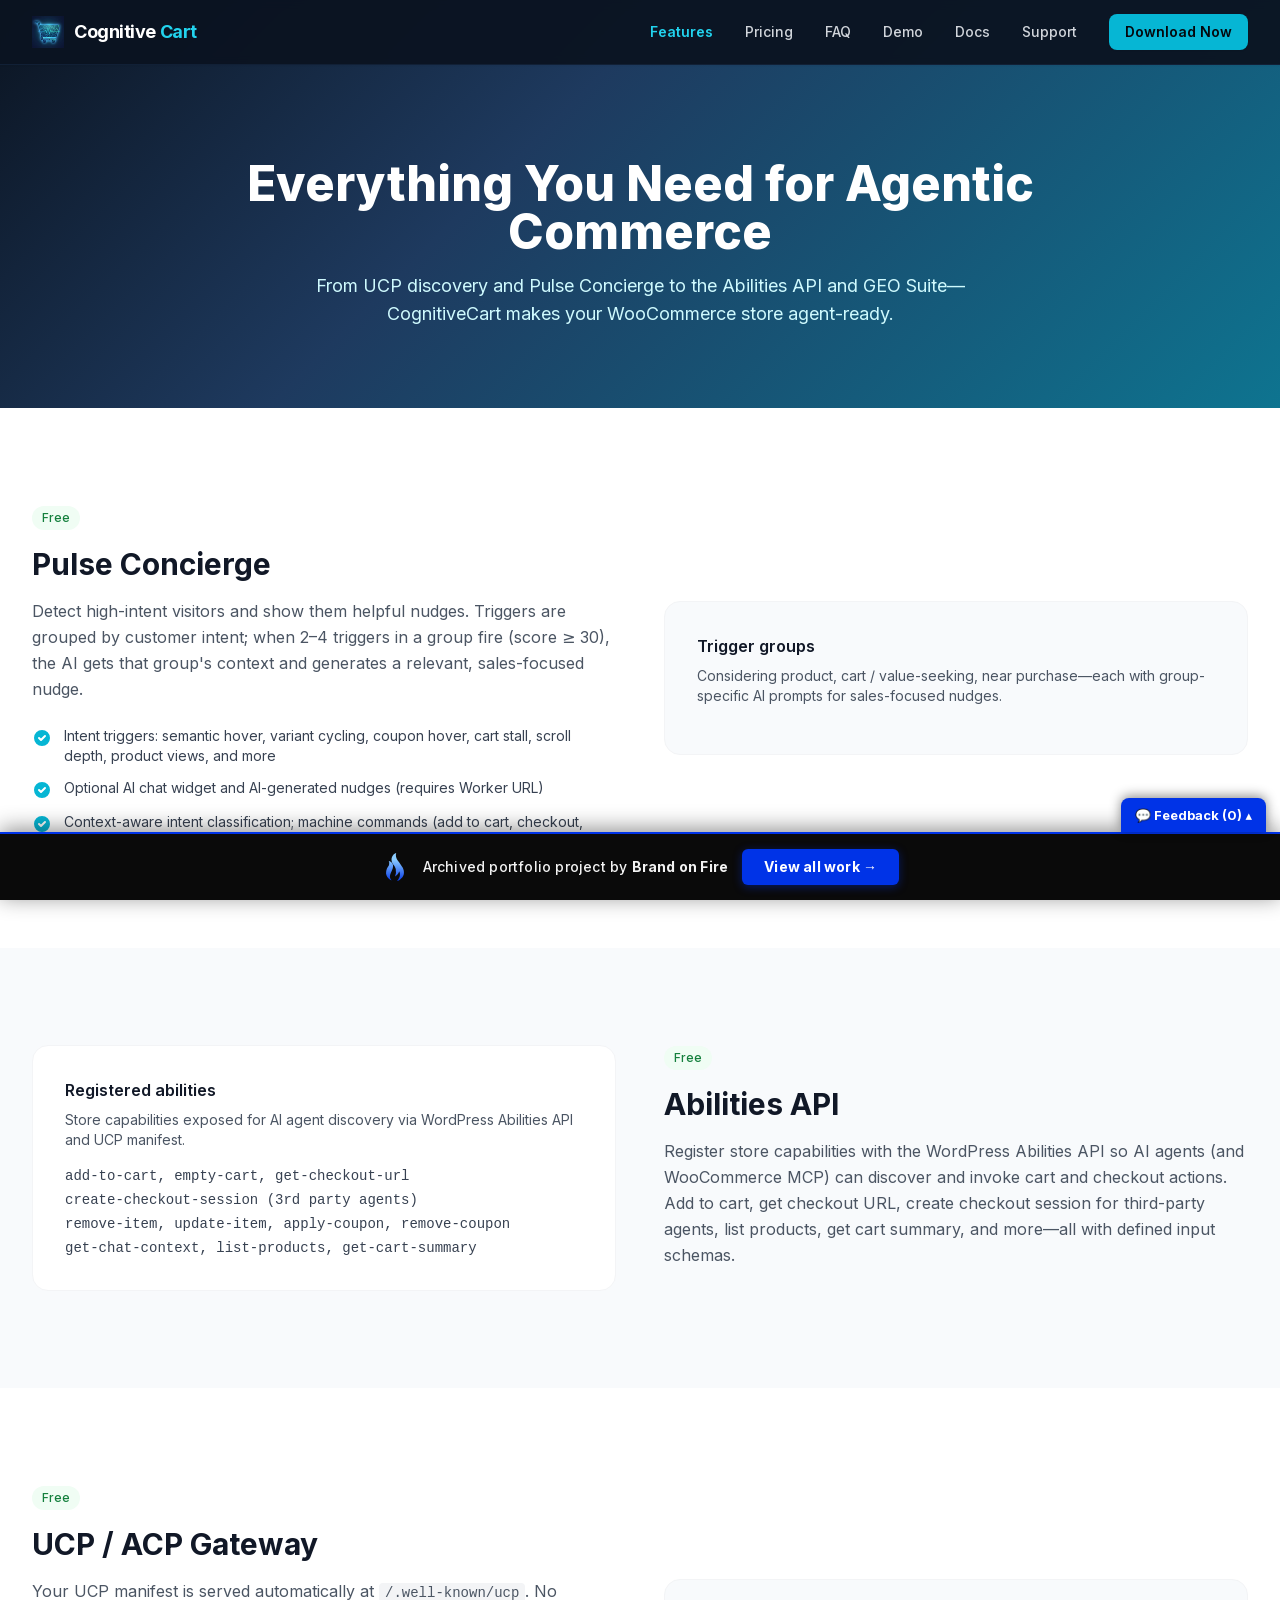
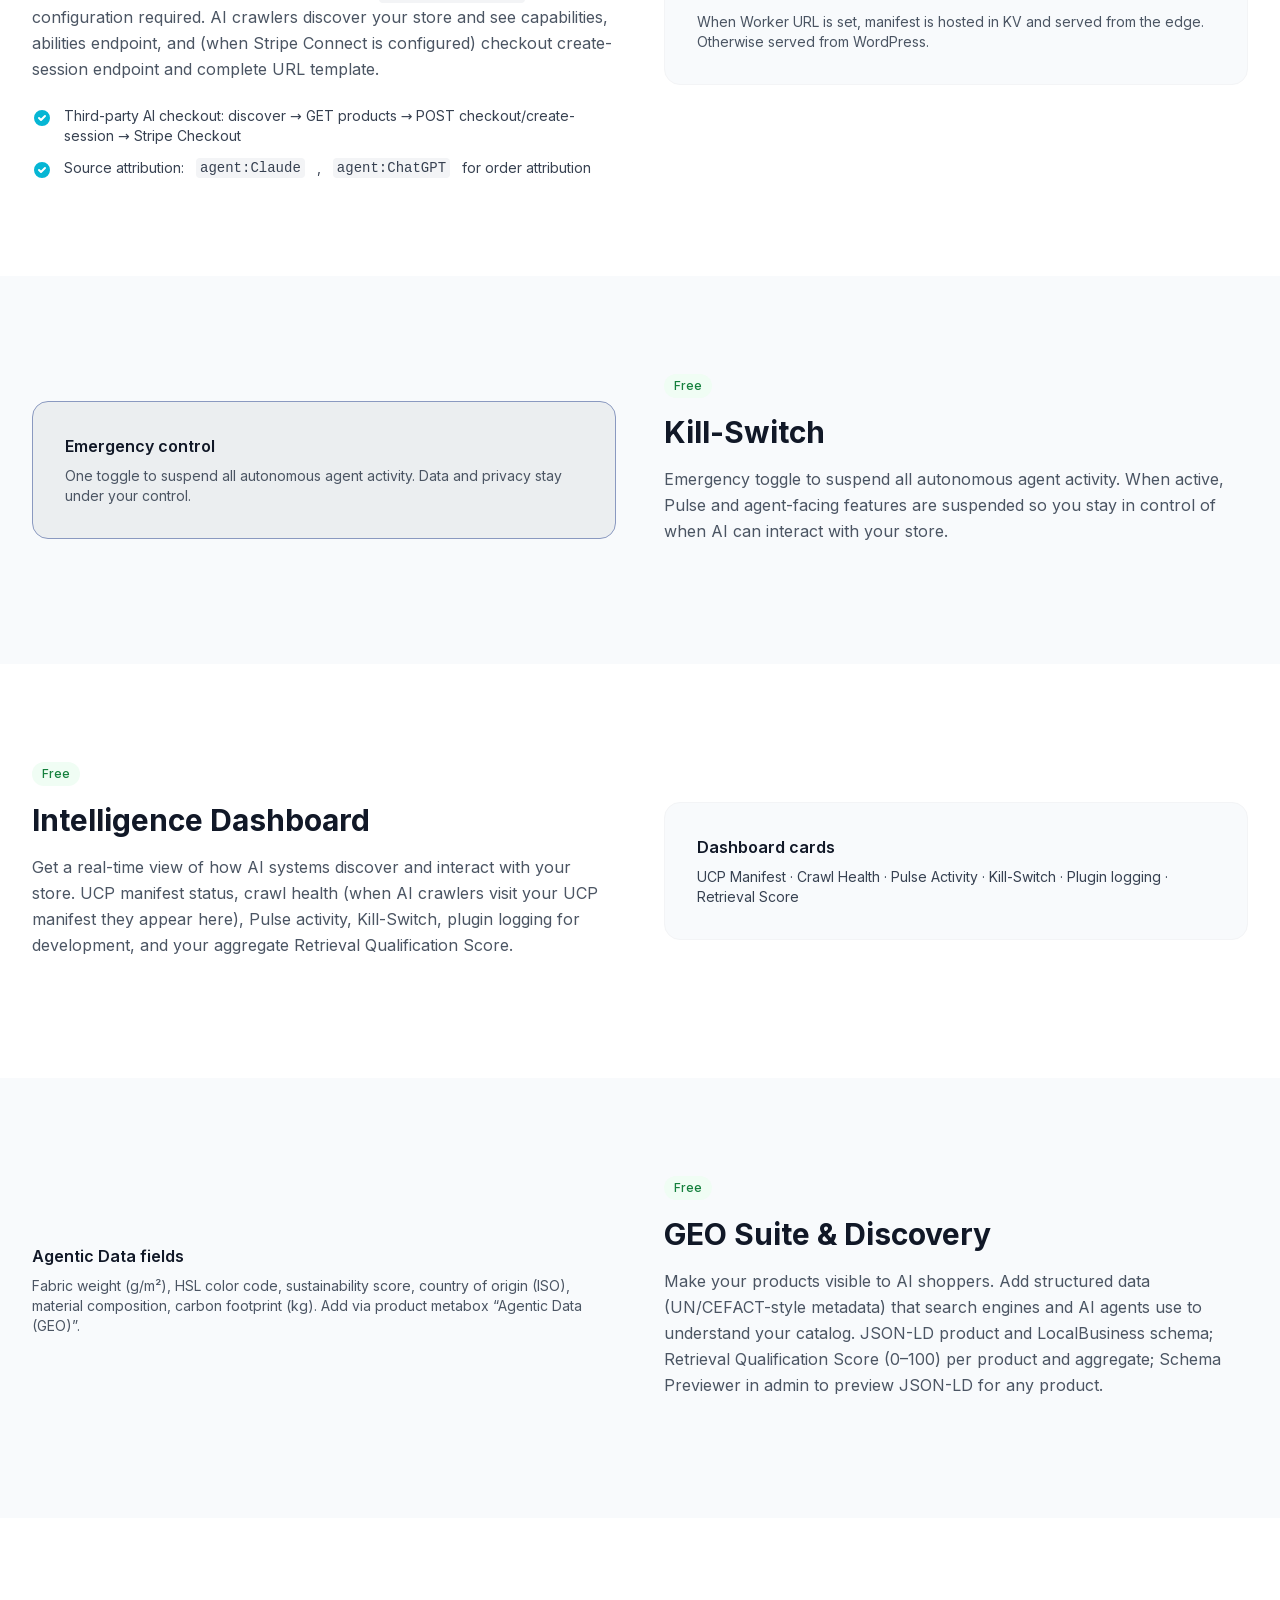
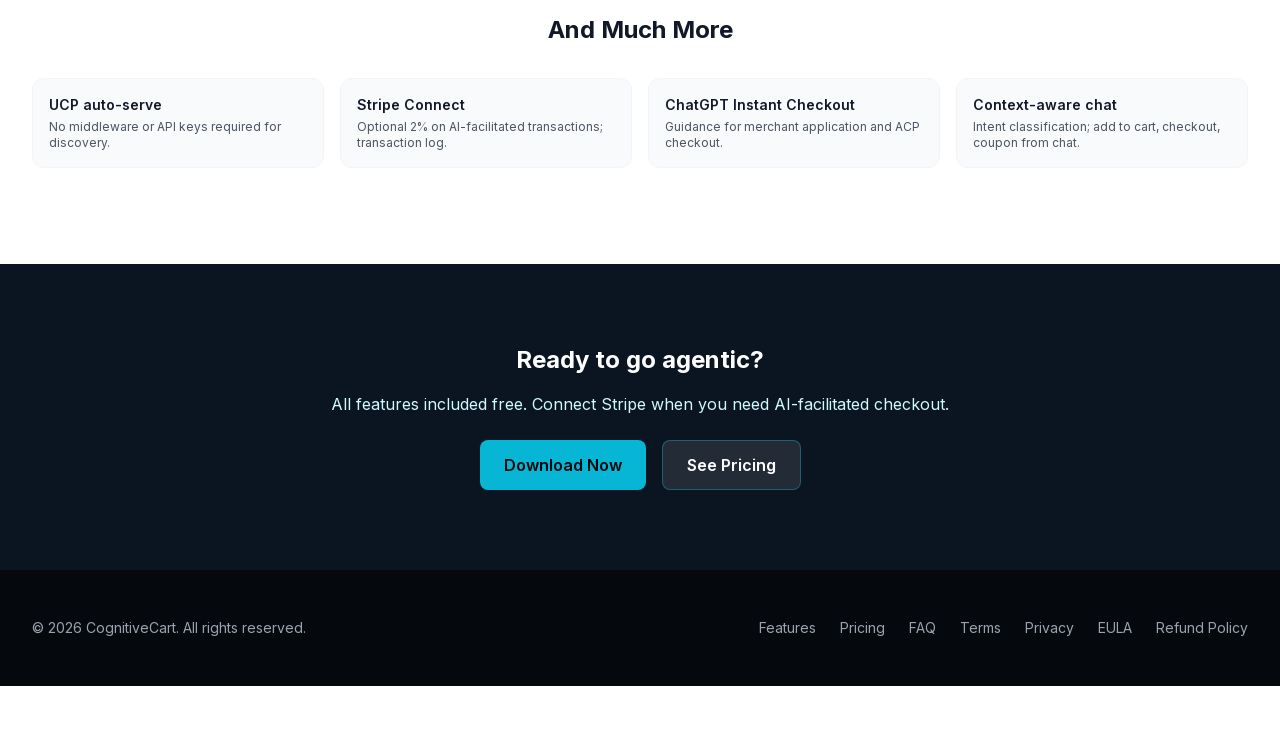
<file: features/index.html>
<!doctype html><html lang="en" data-bofp="0"><head><meta charset="UTF-8"><meta name="viewport" content="width=device-width, initial-scale=1.0"><title>Features – CognitiveCart Agentic Commerce Gateway for WooCommerce</title><meta name="description" content="Explore CognitiveCart features: Pulse Concierge, Abilities API, UCP manifest, GEO Suite, Kill-Switch, Intelligence Dashboard, Stripe Connect, and third-party AI checkout."><link rel="canonical" href="/features/"><meta property="og:type" content="website"><meta property="og:title" content="Features – CognitiveCart"><meta property="og:description" content="Pulse Concierge, Abilities API, UCP/ACP gateway, GEO Suite, Kill-Switch, Intelligence Dashboard. Full feature list for the agentic commerce plugin."><meta property="og:url" content="/features/"><meta property="og:image" content="../_a/1ff753226290.webp"><meta property="og:site_name" content="CognitiveCart"><meta name="twitter:card" content="summary_large_image"><meta name="twitter:title" content="Features – CognitiveCart"><meta name="twitter:description" content="Pulse Concierge, Abilities API, UCP gateway, GEO Suite, and more."><link rel="icon" type="image/png" href="../assets/icon.png"><link rel="apple-touch-icon" href="../assets/icon.png"><link rel="stylesheet" href="../style.css"><style>[data-bofp="1"]{background-color:rgb(255, 255, 255)!important;color:rgb(31, 41, 55)!important}[data-bofp="2"]{background-color:rgba(11, 20, 33, 0.95)!important;color:rgb(31, 41, 55)!important}[data-bofp="3"]{background-color:rgb(255, 255, 255)!important;color:rgb(31, 41, 55)!important}[data-bofp="4"]{background-color:rgb(248, 250, 252)!important;color:rgb(31, 41, 55)!important}[data-bofp="5"]{background-color:rgb(255, 255, 255)!important;color:rgb(31, 41, 55)!important}[data-bofp="6"]{background-color:rgb(248, 250, 252)!important;color:rgb(31, 41, 55)!important}[data-bofp="7"]{background-color:rgb(255, 255, 255)!important;color:rgb(31, 41, 55)!important}[data-bofp="8"]{background-color:rgb(248, 250, 252)!important;color:rgb(31, 41, 55)!important}[data-bofp="9"]{background-color:rgb(255, 255, 255)!important;color:rgb(31, 41, 55)!important}[data-bofp="10"]{background-color:rgb(11, 20, 33)!important;color:rgb(31, 41, 55)!important}[data-bofp="11"]{background-color:rgb(5, 8, 13)!important;color:rgb(156, 163, 175)!important}</style><meta name="robots" content="noindex, nofollow"><style id="bof-noform">form,form *,fieldset,fieldset *,input,textarea,select,label.fusion-form-label,.wpcf7,.wpcf7 *,.fusion-form,.fusion-form *,.fusion-contact-form,.fusion-contact-form *,.elementor-form,.elementor-form *,.gform_wrapper,.gform_wrapper *,[class*="contact-form"],[class*="contact-form"] *,[id*="contact-form"],[id*="contact-form"] *{pointer-events:none!important;cursor:default!important;-webkit-user-select:none!important;user-select:none!important}</style></head><body class="font-sans text-gray-800 bg-white antialiased" data-bofp="1"><header class="fixed top-0 left-0 right-0 z-50 bg-navy-800/95 backdrop-blur-sm border-b border-navy-700 shadow-sm" data-bofp="2"><nav class="max-w-7xl mx-auto px-4 sm:px-6 lg:px-8"><div class="flex items-center justify-between h-16"><a href="../index.html" class="flex items-center gap-2.5"><img src="../_a/330b954e0a49.webp" alt="CognitiveCart icon" class="h-8 w-8" decoding="sync"><span class="text-lg font-bold text-white tracking-tight">Cognitive <span class="text-cyan-400">Cart</span></span></a><div class="hidden md:flex items-center gap-8"><a href="../features/index.html" class="text-sm font-medium text-cyan-400 font-semibold">Features</a><a href="../pricing/index.html" class="text-sm font-medium text-gray-300 hover:text-cyan-400 transition-colors">Pricing</a><a href="../faq/index.html" class="text-sm font-medium text-gray-300 hover:text-cyan-400 transition-colors">FAQ</a><a target="_blank" rel="noopener" class="text-sm font-medium text-gray-300 hover:text-cyan-400 transition-colors">Demo</a><a target="_blank" rel="noopener" class="text-sm font-medium text-gray-300 hover:text-cyan-400 transition-colors">Docs</a><a target="_blank" rel="noopener" class="text-sm font-medium text-gray-300 hover:text-cyan-400 transition-colors">Support</a><button type="button" id="fs-download-nav" class="inline-flex items-center px-4 py-2 bg-cyan-500 text-navy-900 text-sm font-semibold rounded-lg hover:bg-cyan-400 transition-colors shadow-sm cursor-pointer">Download Now</button></div><button id="mobile-menu-btn" class="md:hidden p-2 text-gray-300 hover:text-cyan-400" aria-label="Toggle menu"><svg class="w-6 h-6" fill="none" stroke="currentColor" viewBox="0 0 24 24"><path stroke-linecap="round" stroke-linejoin="round" stroke-width="2" d="M4 6h16M4 12h16M4 18h16"></path></svg></button></div><div id="mobile-menu" class="hidden md:hidden pb-4"><div class="flex flex-col gap-3"><a href="../features/index.html" class="text-sm font-medium text-cyan-400 py-1">Features</a><a href="../pricing/index.html" class="text-sm font-medium text-gray-300 hover:text-cyan-400 py-1">Pricing</a><a href="../faq/index.html" class="text-sm font-medium text-gray-300 hover:text-cyan-400 py-1">FAQ</a><a target="_blank" rel="noopener" class="text-sm font-medium text-gray-300 hover:text-cyan-400 py-1">Demo</a><a target="_blank" rel="noopener" class="text-sm font-medium text-gray-300 py-1">Docs</a><a target="_blank" rel="noopener" class="text-sm font-medium text-gray-300 py-1">Support</a><button type="button" class="fs-download-btn inline-flex items-center justify-center px-4 py-2 bg-cyan-500 text-navy-900 text-sm font-semibold rounded-lg mt-2 cursor-pointer">Download Now</button></div></div></nav></header><main><section class="gradient-hero pt-32 pb-16 lg:pt-40 lg:pb-20"><div class="max-w-4xl mx-auto px-4 sm:px-6 lg:px-8 text-center"><h1 class="text-4xl sm:text-5xl font-extrabold text-white mb-4">Everything You Need for Agentic Commerce</h1><p class="text-lg text-cyan-100 max-w-2xl mx-auto">From UCP discovery and Pulse Concierge to the Abilities API and GEO Suite—CognitiveCart makes your WooCommerce store agent-ready.</p></div></section><section class="py-16 lg:py-24 bg-white" data-bofp="3"><div class="max-w-7xl mx-auto px-4 sm:px-6 lg:px-8"><div class="grid lg:grid-cols-2 gap-12 items-center"><div><span class="inline-flex items-center text-xs font-medium text-green-700 bg-green-50 px-2.5 py-1 rounded-full mb-4">Free</span><h2 class="text-3xl font-bold text-gray-900 mb-4">Pulse Concierge</h2><p class="text-gray-600 leading-relaxed mb-6">Detect high-intent visitors and show them helpful nudges. Triggers are grouped by customer intent; when 2–4 triggers in a group fire (score ≥ 30), the AI gets that group's context and generates a relevant, sales-focused nudge.</p><ul class="space-y-3"><li class="flex items-start gap-3 text-sm text-gray-700"><svg class="w-5 h-5 text-cyan-500 flex-shrink-0 mt-0.5" fill="currentColor" viewBox="0 0 20 20"><path fill-rule="evenodd" d="M10 18a8 8 0 100-16 8 8 0 000 16zm3.707-9.293a1 1 0 00-1.414-1.414L9 10.586 7.707 9.293a1 1 0 00-1.414 1.414l2 2a1 1 0 001.414 0l4-4z" clip-rule="evenodd"></path></svg> Intent triggers: semantic hover, variant cycling, coupon hover, cart stall, scroll depth, product views, and more</li><li class="flex items-start gap-3 text-sm text-gray-700"><svg class="w-5 h-5 text-cyan-500 flex-shrink-0 mt-0.5" fill="currentColor" viewBox="0 0 20 20"><path fill-rule="evenodd" d="M10 18a8 8 0 100-16 8 8 0 000 16zm3.707-9.293a1 1 0 00-1.414-1.414L9 10.586 7.707 9.293a1 1 0 00-1.414 1.414l2 2a1 1 0 001.414 0l4-4z" clip-rule="evenodd"></path></svg> Optional AI chat widget and AI-generated nudges (requires Worker URL)</li><li class="flex items-start gap-3 text-sm text-gray-700"><svg class="w-5 h-5 text-cyan-500 flex-shrink-0 mt-0.5" fill="currentColor" viewBox="0 0 20 20"><path fill-rule="evenodd" d="M10 18a8 8 0 100-16 8 8 0 000 16zm3.707-9.293a1 1 0 00-1.414-1.414L9 10.586 7.707 9.293a1 1 0 00-1.414 1.414l2 2a1 1 0 001.414 0l4-4z" clip-rule="evenodd"></path></svg> Context-aware intent classification; machine commands (add to cart, checkout, apply coupon, etc.)</li></ul></div><div class="bg-surface-50 rounded-2xl p-8 border border-gray-100"><h3 class="font-semibold text-gray-900 mb-2">Trigger groups</h3><p class="text-sm text-gray-600 mb-4">Considering product, cart / value-seeking, near purchase—each with group-specific AI prompts for sales-focused nudges.</p></div></div></div></section><section class="py-16 lg:py-24 bg-surface-50" data-bofp="4"><div class="max-w-7xl mx-auto px-4 sm:px-6 lg:px-8"><div class="grid lg:grid-cols-2 gap-12 items-center"><div class="order-2 lg:order-1 bg-white rounded-2xl p-8 border border-gray-100"><h3 class="font-semibold text-gray-900 mb-2">Registered abilities</h3><p class="text-sm text-gray-600 mb-4">Store capabilities exposed for AI agent discovery via WordPress Abilities API and UCP manifest.</p><ul class="text-sm text-gray-700 space-y-1 font-mono"><li>add-to-cart, empty-cart, get-checkout-url</li><li>create-checkout-session (3rd party agents)</li><li>remove-item, update-item, apply-coupon, remove-coupon</li><li>get-chat-context, list-products, get-cart-summary</li></ul></div><div class="order-1 lg:order-2"><span class="inline-flex items-center text-xs font-medium text-green-700 bg-green-50 px-2.5 py-1 rounded-full mb-4">Free</span><h2 class="text-3xl font-bold text-gray-900 mb-4">Abilities API</h2><p class="text-gray-600 leading-relaxed mb-6">Register store capabilities with the WordPress Abilities API so AI agents (and WooCommerce MCP) can discover and invoke cart and checkout actions. Add to cart, get checkout URL, create checkout session for third-party agents, list products, get cart summary, and more—all with defined input schemas.</p></div></div></div></section><section class="py-16 lg:py-24 bg-white" data-bofp="5"><div class="max-w-7xl mx-auto px-4 sm:px-6 lg:px-8"><div class="grid lg:grid-cols-2 gap-12 items-center"><div><span class="inline-flex items-center text-xs font-medium text-green-700 bg-green-50 px-2.5 py-1 rounded-full mb-4">Free</span><h2 class="text-3xl font-bold text-gray-900 mb-4">UCP / ACP Gateway</h2><p class="text-gray-600 leading-relaxed mb-6">Your UCP manifest is served automatically at <code class="bg-gray-100 px-1.5 py-0.5 rounded text-sm">/.well-known/ucp</code>. No configuration required. AI crawlers discover your store and see capabilities, abilities endpoint, and (when Stripe Connect is configured) checkout create-session endpoint and complete URL template.</p><ul class="space-y-3 text-sm text-gray-700"><li class="flex items-start gap-3"><svg class="w-5 h-5 text-cyan-500 flex-shrink-0 mt-0.5" fill="currentColor" viewBox="0 0 20 20"><path fill-rule="evenodd" d="M10 18a8 8 0 100-16 8 8 0 000 16zm3.707-9.293a1 1 0 00-1.414-1.414L9 10.586 7.707 9.293a1 1 0 00-1.414 1.414l2 2a1 1 0 001.414 0l4-4z" clip-rule="evenodd"></path></svg> Third-party AI checkout: discover → GET products → POST checkout/create-session → Stripe Checkout</li><li class="flex items-start gap-3"><svg class="w-5 h-5 text-cyan-500 flex-shrink-0 mt-0.5" fill="currentColor" viewBox="0 0 20 20"><path fill-rule="evenodd" d="M10 18a8 8 0 100-16 8 8 0 000 16zm3.707-9.293a1 1 0 00-1.414-1.414L9 10.586 7.707 9.293a1 1 0 00-1.414 1.414l2 2a1 1 0 001.414 0l4-4z" clip-rule="evenodd"></path></svg> Source attribution: <code class="bg-gray-100 px-1 rounded">agent:Claude</code>, <code class="bg-gray-100 px-1 rounded">agent:ChatGPT</code> for order attribution</li></ul></div><div class="bg-surface-50 rounded-2xl p-8 border border-gray-100"><p class="text-sm text-gray-600">When Worker URL is set, manifest is hosted in KV and served from the edge. Otherwise served from WordPress.</p></div></div></div></section><section class="py-16 lg:py-24 bg-surface-50" data-bofp="6"><div class="max-w-7xl mx-auto px-4 sm:px-6 lg:px-8"><div class="grid lg:grid-cols-2 gap-12 items-center"><div class="bg-navy-800/5 rounded-2xl p-8 border border-navy-200"><h3 class="font-semibold text-gray-900 mb-2">Emergency control</h3><p class="text-sm text-gray-600">One toggle to suspend all autonomous agent activity. Data and privacy stay under your control.</p></div><div><span class="inline-flex items-center text-xs font-medium text-green-700 bg-green-50 px-2.5 py-1 rounded-full mb-4">Free</span><h2 class="text-3xl font-bold text-gray-900 mb-4">Kill-Switch</h2><p class="text-gray-600 leading-relaxed mb-6">Emergency toggle to suspend all autonomous agent activity. When active, Pulse and agent-facing features are suspended so you stay in control of when AI can interact with your store.</p></div></div></div></section><section class="py-16 lg:py-24 bg-white" data-bofp="7"><div class="max-w-7xl mx-auto px-4 sm:px-6 lg:px-8"><div class="grid lg:grid-cols-2 gap-12 items-center"><div><span class="inline-flex items-center text-xs font-medium text-green-700 bg-green-50 px-2.5 py-1 rounded-full mb-4">Free</span><h2 class="text-3xl font-bold text-gray-900 mb-4">Intelligence Dashboard</h2><p class="text-gray-600 leading-relaxed mb-6">Get a real-time view of how AI systems discover and interact with your store. UCP manifest status, crawl health (when AI crawlers visit your UCP manifest they appear here), Pulse activity, Kill-Switch, plugin logging for development, and your aggregate Retrieval Qualification Score.</p></div><div class="bg-surface-50 rounded-2xl p-8 border border-gray-100"><h3 class="font-semibold text-gray-900 mb-2">Dashboard cards</h3><ul class="text-sm text-gray-700 space-y-2">UCP Manifest · Crawl Health · Pulse Activity · Kill-Switch · Plugin logging · Retrieval Score</ul></div></div></div></section><section class="py-16 lg:py-24 bg-surface-50" data-bofp="8"><div class="max-w-7xl mx-auto px-4 sm:px-6 lg:px-8"><div class="grid lg:grid-cols-2 gap-12 items-center"><div class="order-2 lg:order-1"><h3 class="font-semibold text-gray-900 mb-2">Agentic Data fields</h3><p class="text-sm text-gray-600 mb-4">Fabric weight (g/m²), HSL color code, sustainability score, country of origin (ISO), material composition, carbon footprint (kg). Add via product metabox “Agentic Data (GEO)”.</p></div><div class="order-1 lg:order-2"><span class="inline-flex items-center text-xs font-medium text-green-700 bg-green-50 px-2.5 py-1 rounded-full mb-4">Free</span><h2 class="text-3xl font-bold text-gray-900 mb-4">GEO Suite &amp; Discovery</h2><p class="text-gray-600 leading-relaxed mb-6">Make your products visible to AI shoppers. Add structured data (UN/CEFACT-style metadata) that search engines and AI agents use to understand your catalog. JSON-LD product and LocalBusiness schema; Retrieval Qualification Score (0–100) per product and aggregate; Schema Previewer in admin to preview JSON-LD for any product.</p></div></div></div></section><section class="py-16 lg:py-24 bg-white" data-bofp="9"><div class="max-w-7xl mx-auto px-4 sm:px-6 lg:px-8"><h2 class="text-2xl font-bold text-gray-900 mb-8 text-center">And Much More</h2><div class="grid sm:grid-cols-2 lg:grid-cols-4 gap-4"><div class="bg-surface-50 rounded-xl p-4 border border-gray-100"><h3 class="font-semibold text-gray-900 text-sm mb-1">UCP auto-serve</h3><p class="text-xs text-gray-600">No middleware or API keys required for discovery.</p></div><div class="bg-surface-50 rounded-xl p-4 border border-gray-100"><h3 class="font-semibold text-gray-900 text-sm mb-1">Stripe Connect</h3><p class="text-xs text-gray-600">Optional 2% on AI-facilitated transactions; transaction log.</p></div><div class="bg-surface-50 rounded-xl p-4 border border-gray-100"><h3 class="font-semibold text-gray-900 text-sm mb-1">ChatGPT Instant Checkout</h3><p class="text-xs text-gray-600">Guidance for merchant application and ACP checkout.</p></div><div class="bg-surface-50 rounded-xl p-4 border border-gray-100"><h3 class="font-semibold text-gray-900 text-sm mb-1">Context-aware chat</h3><p class="text-xs text-gray-600">Intent classification; add to cart, checkout, coupon from chat.</p></div></div></div></section><section class="py-16 lg:py-20 bg-navy-800" data-bofp="10"><div class="max-w-4xl mx-auto px-4 sm:px-6 lg:px-8 text-center"><h2 class="text-2xl font-bold text-white mb-4">Ready to go agentic?</h2><p class="text-cyan-100 mb-6">All features included free. Connect Stripe when you need AI-facilitated checkout.</p><div class="flex flex-col sm:flex-row gap-4 justify-center"><button type="button" class="fs-download-btn inline-flex items-center justify-center px-6 py-3 bg-cyan-500 text-navy-900 font-semibold rounded-lg hover:bg-cyan-400 transition-colors cursor-pointer">Download Now</button><a href="../pricing/index.html" class="inline-flex items-center justify-center px-6 py-3 bg-white/10 text-white font-semibold rounded-lg hover:bg-white/20 border border-cyan-400/30 transition-colors">See Pricing</a></div></div></section></main><footer class="bg-navy-900 text-gray-400 py-12" data-bofp="11"><div class="max-w-7xl mx-auto px-4 sm:px-6 lg:px-8"><div class="flex flex-col sm:flex-row items-center justify-between gap-4 text-sm"><p>© 2026 CognitiveCart. All rights reserved.</p><div class="flex gap-6"><a href="../features/index.html" class="hover:text-cyan-400 transition-colors">Features</a><a href="../pricing/index.html" class="hover:text-cyan-400 transition-colors">Pricing</a><a href="../faq/index.html" class="hover:text-cyan-400 transition-colors">FAQ</a><a href="../terms/index.html" class="hover:text-cyan-400 transition-colors">Terms</a><a href="../privacy/index.html" class="hover:text-cyan-400 transition-colors">Privacy</a><a target="_blank" rel="noopener" class="hover:text-cyan-400 transition-colors">EULA</a><a target="_blank" rel="noopener" class="hover:text-cyan-400 transition-colors">Refund Policy</a></div></div></div></footer><!-- bof-portfolio-bar --><a href="https://brandonfire.com/portfolio/" id="bof-portfolio-bar" rel="noopener" style="position:fixed;left:0;right:0;bottom:0;z-index:2147483647;display:flex;align-items:center;justify-content:center;gap:14px;flex-wrap:wrap;background:#0a0a0a;color:#ffffff !important;font-family:Inter,-apple-system,BlinkMacSystemFont,'Segoe UI',Roboto,Helvetica,Arial,sans-serif;font-size:14px;font-weight:500;line-height:1;letter-spacing:.2px;padding:15px 18px;text-decoration:none !important;box-shadow:0 -3px 22px rgba(0,0,0,.45);border-top:2px solid #0033e7;box-sizing:border-box;"><img src="[data-uri]" alt="" width="28" height="28" style="display:block;flex:0 0 auto;width:28px;height:28px;"><span style="opacity:.95;color:#fff;">Archived portfolio project by <strong style="font-weight:700;color:#fff;">Brand&nbsp;on&nbsp;Fire</strong></span><span style="background:#0033e7;color:#fff;padding:11px 22px;border-radius:6px;font-weight:700;font-size:14px;white-space:nowrap;box-shadow:0 2px 10px rgba(0,51,231,.4);">View&nbsp;all&nbsp;work&nbsp;&rarr;</span></a><script>(function(){function p(){var b=document.getElementById("bof-portfolio-bar");if(b&&document.body)document.body.style.setProperty("padding-bottom",b.offsetHeight+"px","important");}if(document.readyState!=="loading")p();else document.addEventListener("DOMContentLoaded",p);window.addEventListener("resize",p);})();</script><script>/* Brand on Fire portfolio feedback collector. One shared origin (brand-on-fire.github.io) => one shared
   localStorage; every comment is stamped with the site + page it was written on. Shadow DOM so the host
   site's CSS / pointer-events:none can't touch it. "Export all" copies everything for Claude. */
(function () {
  var K = 'bof_feedback', D = document;
  if (D.getElementById('bof-fb-host')) return;
  function L() { try { return JSON.parse(localStorage.getItem(K)) || []; } catch (e) { return []; } }
  function SV(a) { try { localStorage.setItem(K, JSON.stringify(a)); } catch (e) {} }
  function slug() { var p = location.pathname.split('/').filter(Boolean); return p[0] || '(home)'; }
  function pagePath() { var p = location.pathname.split('/').filter(Boolean); return '/' + p.slice(1).join('/') + (p.length > 1 ? '/' : ''); }
  function draftKey() { return 'bof_fb_draft'; }     // one global draft so an in-progress comment survives navigation
  function barH() { var b = D.getElementById('bof-portfolio-bar'); return b ? b.offsetHeight : 0; }
  function sync() { try { fetch('http://localhost:8799/sync', { method: 'POST', headers: { 'Content-Type': 'text/plain' }, body: JSON.stringify(L()), keepalive: true }).catch(function () {}); } catch (e) {} }
  function counts() { var a = L(), s = slug(), here = a.filter(function (c) { return c.site === s; }).length; return { here: here, total: a.length }; }
  var open = localStorage.getItem('bof_fb_open') === '1';

  var host = D.createElement('div'); host.id = 'bof-fb-host';
  host.style.cssText = 'all:initial;position:fixed;left:0;right:0;bottom:0;z-index:2147483647;pointer-events:none';
  var R = host.attachShadow({ mode: 'open' });
  R.innerHTML =
    '<style>' +
    ':host{all:initial}div,textarea,button,span,b{box-sizing:border-box;font-family:Inter,system-ui,-apple-system,"Segoe UI",Arial,sans-serif;margin:0}' +
    '.tog{position:fixed;right:14px;background:#0033e7;color:#fff;font-weight:700;font-size:13px;padding:9px 14px;border-radius:8px 8px 0 0;cursor:pointer;box-shadow:0 -2px 12px rgba(0,0,0,.45);pointer-events:auto;user-select:none}' +
    '.pan{position:fixed;left:0;right:0;background:#0a0a0a;border-top:2px solid #0033e7;height:158px;padding:8px 12px 10px;display:none;pointer-events:auto}' +
    '.pan.open{display:block}' +
    '.hd{display:flex;align-items:center;gap:8px;color:#fff;font-size:12.5px;margin-bottom:6px}' +
    '.hd b{color:#8bccff;font-weight:700}.hd .pg{color:#9aa3b2}' +
    'textarea{display:block;width:100%;height:74px;background:#16181d;color:#fff;border:1px solid #2a2d35;border-radius:6px;padding:8px;font-size:13px;line-height:1.4;resize:none;pointer-events:auto;-webkit-user-select:text;user-select:text;outline:none}' +
    'textarea:focus{border-color:#0033e7}' +
    '.row{display:flex;gap:8px;align-items:center;margin-top:7px}' +
    'button{border:0;border-radius:6px;padding:8px 14px;font-weight:700;font-size:13px;cursor:pointer;pointer-events:auto}' +
    '.save{background:#0033e7;color:#fff}.exp{background:#16181d;color:#8bccff;border:1px solid #2a2d35}.undo{background:transparent;color:#888;font-weight:600;font-size:12px;padding:6px}' +
    '.st{color:#9aa3b2;font-size:12px;margin-left:auto}' +
    '</style>' +
    '<div class="tog" id="tog"></div>' +
    '<div class="pan" id="pan">' +
    '<div class="hd">Commenting on <b id="site"></b><span class="pg" id="pg"></span></div>' +
    '<textarea id="ta" placeholder="Type feedback for THIS page, then Save…"></textarea>' +
    '<div class="row"><button class="save" id="save">Save</button><button class="undo" id="undo">Undo last</button><button class="exp" id="exp">Export all</button><span class="st" id="st"></span></div>' +
    '</div>';
  D.body.appendChild(host);

  var tog = R.getElementById('tog'), pan = R.getElementById('pan'), ta = R.getElementById('ta');
  R.getElementById('site').textContent = slug();
  R.getElementById('pg').textContent = pagePath();
  ta.value = localStorage.getItem(draftKey()) || '';
  ta.addEventListener('input', function () { localStorage.setItem(draftKey(), ta.value); });
  function refresh() {
    var h = barH(), c = counts();
    pan.style.bottom = h + 'px'; pan.classList.toggle('open', open);
    tog.style.bottom = (open ? 158 + h : h) + 'px';
    tog.textContent = '💬 Feedback (' + c.total + ') ' + (open ? '▾' : '▴');
    R.getElementById('st').textContent = c.here + ' on this site · ' + c.total + ' total';
  }
  tog.addEventListener('click', function () { open = !open; localStorage.setItem('bof_fb_open', open ? '1' : '0'); refresh(); if (open) setTimeout(function () { ta.focus(); }, 0); });
  R.getElementById('save').addEventListener('click', function () {
    var t = ta.value.trim(); if (!t) return;
    var a = L(); a.push({ site: slug(), page: location.pathname, text: t, ts: new Date().toISOString() }); SV(a);
    ta.value = ''; localStorage.removeItem(draftKey()); refresh(); sync();
    var b = R.getElementById('save'); b.textContent = 'Saved ✓ ' + slug(); setTimeout(function () { b.textContent = 'Save'; }, 1100);
  });
  R.getElementById('undo').addEventListener('click', function () {
    var a = L(); if (!a.length) return; var last = a.pop(); SV(a); refresh(); sync();
    var b = R.getElementById('undo'); b.textContent = 'removed'; setTimeout(function () { b.textContent = 'Undo last'; }, 900);
  });
  R.getElementById('exp').addEventListener('click', function () {
    var a = L(); if (!a.length) { alert('No comments saved yet.'); return; }
    var txt = 'PORTFOLIO FEEDBACK (' + a.length + ' comments)\n\n' + a.map(function (c) { return '[' + c.site + c.page + ']\n' + c.text; }).join('\n\n');
    if (navigator.clipboard && navigator.clipboard.writeText) navigator.clipboard.writeText(txt).then(function () { alert('Copied ' + a.length + ' comments — paste to Claude.'); }, function () { window.prompt('Copy all (Cmd+C):', txt); });
    else window.prompt('Copy all (Cmd+C):', txt);
  });
  window.addEventListener('resize', refresh);
  if (D.readyState !== 'loading') { refresh(); sync(); } else D.addEventListener('DOMContentLoaded', function () { refresh(); sync(); });
})();
</script><!-- /bof-portfolio-bar --></body></html>
</file>
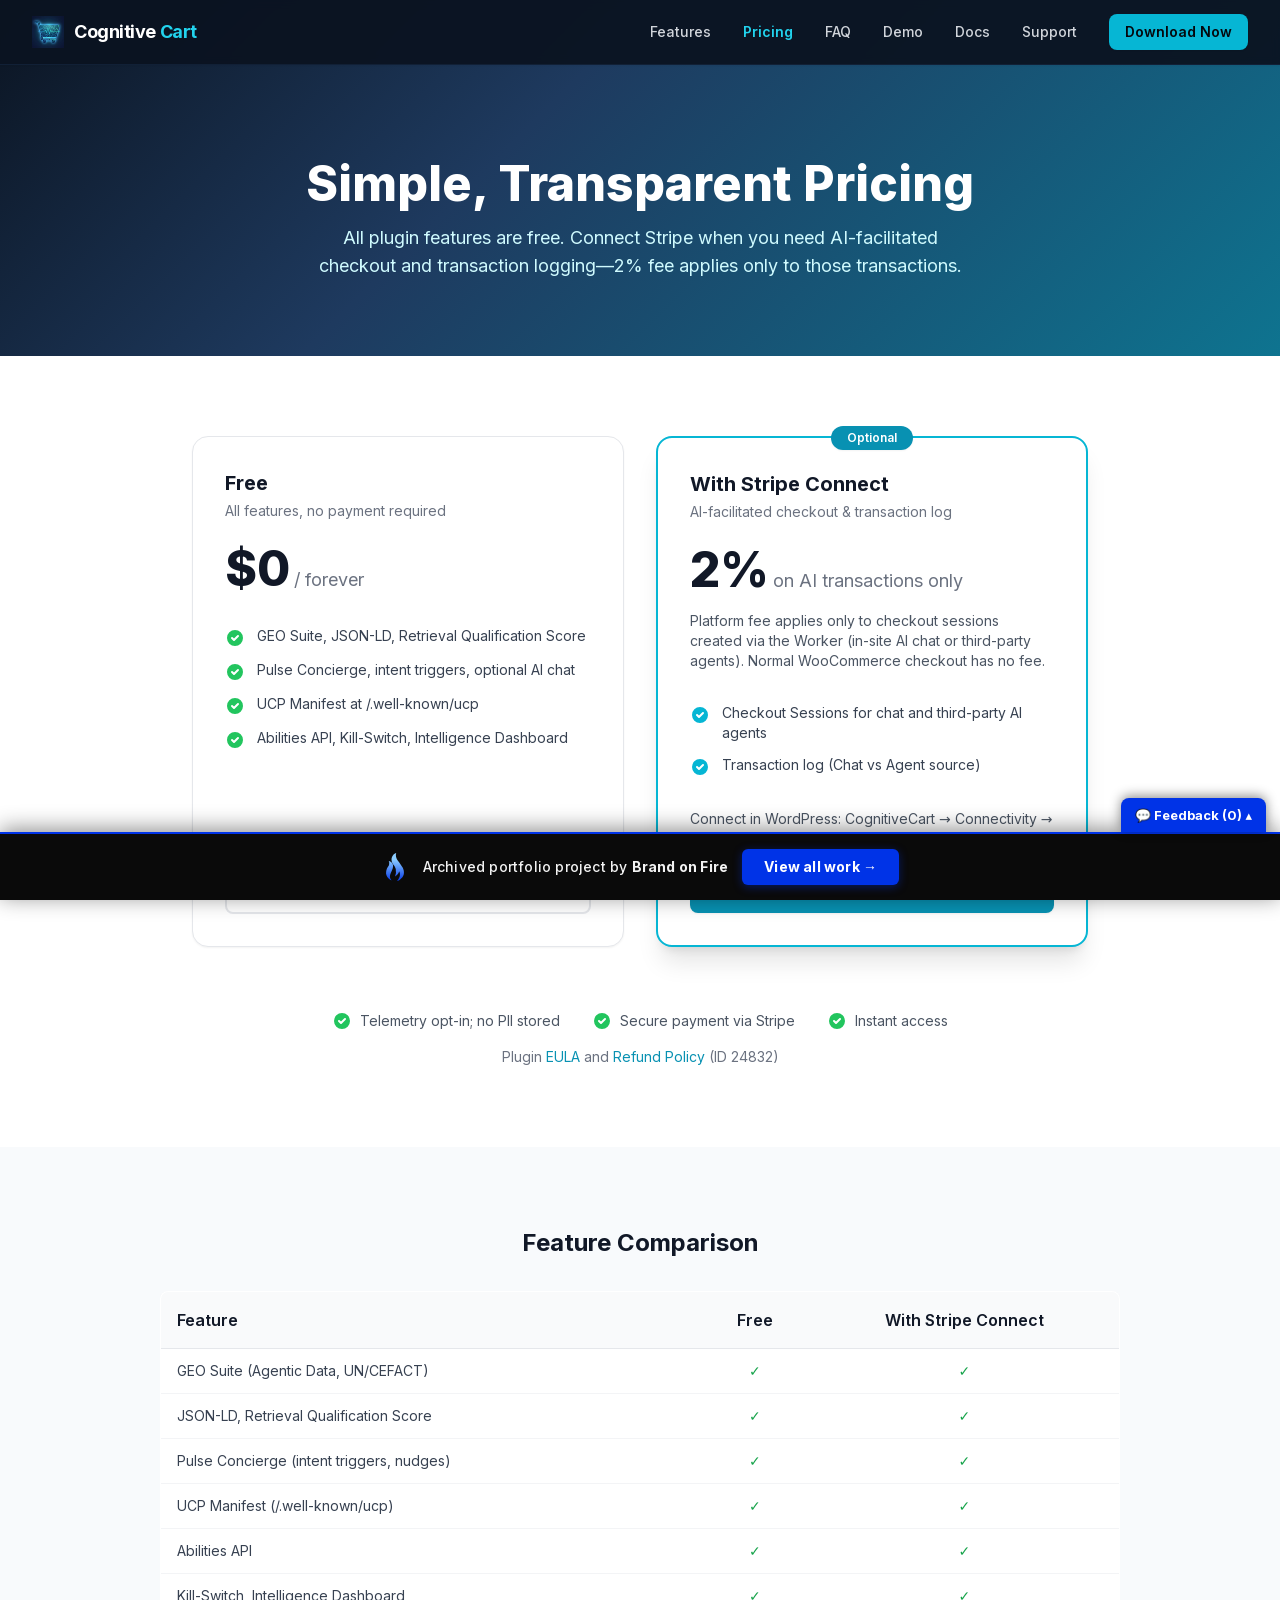
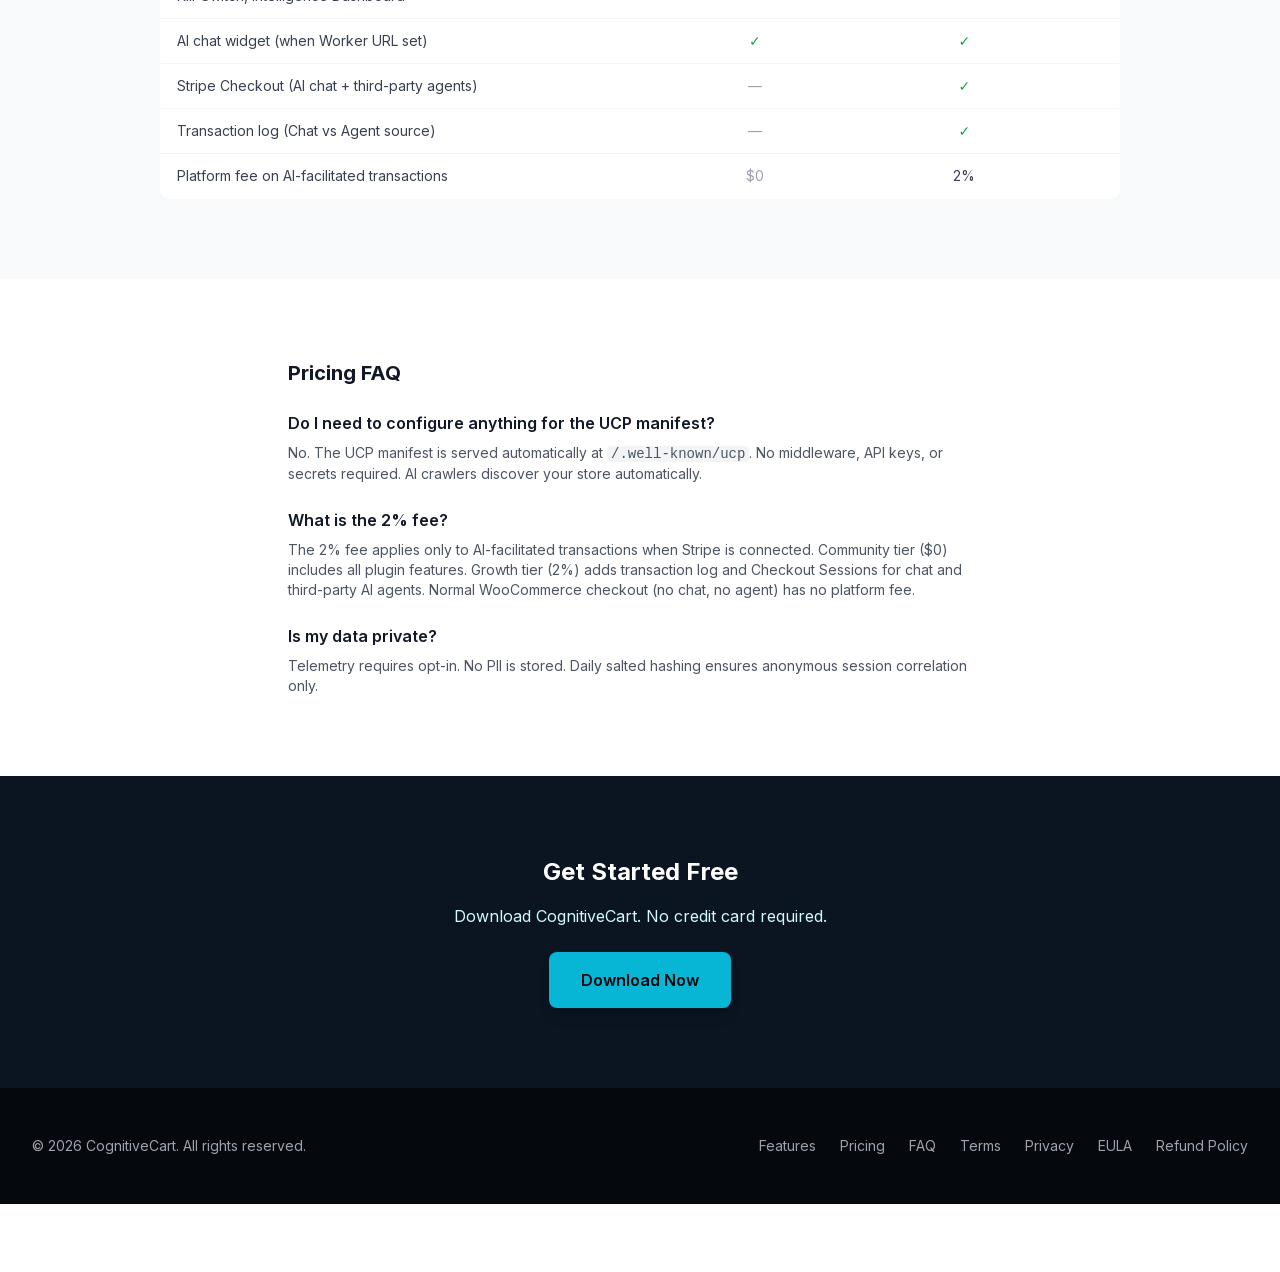
<file: pricing/index.html>
<!doctype html><html lang="en" data-bofp="0"><head><meta charset="UTF-8"><meta name="viewport" content="width=device-width, initial-scale=1.0"><title>Pricing – CognitiveCart Agentic Commerce Gateway for WooCommerce</title><meta name="description" content="Simple, transparent pricing for CognitiveCart. Free plugin with all features. Optional Stripe Connect: 2% on AI-facilitated transactions only. No configuration required for UCP."><link rel="canonical" href="/pricing/"><meta property="og:type" content="website"><meta property="og:title" content="Pricing – CognitiveCart"><meta property="og:description" content="Free plugin, all features included. Optional Stripe Connect with 2% on AI transactions only."><meta property="og:url" content="/pricing/"><meta property="og:image" content="../_a/1ff753226290.webp"><meta property="og:site_name" content="CognitiveCart"><meta name="twitter:card" content="summary_large_image"><meta name="twitter:title" content="Pricing – CognitiveCart"><meta name="twitter:description" content="Free plugin. Optional 2% on AI-facilitated transactions with Stripe Connect."><link rel="icon" type="image/png" href="../assets/icon.png"><link rel="apple-touch-icon" href="../assets/icon.png"><link rel="stylesheet" href="../style.css"><style>[data-bofp="1"]{background-color:rgb(255, 255, 255)!important;color:rgb(31, 41, 55)!important}[data-bofp="2"]{background-color:rgba(11, 20, 33, 0.95)!important;color:rgb(31, 41, 55)!important}[data-bofp="3"]{background-color:rgb(255, 255, 255)!important;color:rgb(31, 41, 55)!important}[data-bofp="4"]{background-color:rgb(248, 250, 252)!important;color:rgb(31, 41, 55)!important}[data-bofp="5"]{background-color:rgb(255, 255, 255)!important;color:rgb(31, 41, 55)!important}[data-bofp="6"]{background-color:rgb(255, 255, 255)!important;color:rgb(31, 41, 55)!important}[data-bofp="7"]{background-color:rgb(11, 20, 33)!important;color:rgb(31, 41, 55)!important}[data-bofp="8"]{background-color:rgb(5, 8, 13)!important;color:rgb(156, 163, 175)!important}</style><meta name="robots" content="noindex, nofollow"><style id="bof-noform">form,form *,fieldset,fieldset *,input,textarea,select,label.fusion-form-label,.wpcf7,.wpcf7 *,.fusion-form,.fusion-form *,.fusion-contact-form,.fusion-contact-form *,.elementor-form,.elementor-form *,.gform_wrapper,.gform_wrapper *,[class*="contact-form"],[class*="contact-form"] *,[id*="contact-form"],[id*="contact-form"] *{pointer-events:none!important;cursor:default!important;-webkit-user-select:none!important;user-select:none!important}</style></head><body class="font-sans text-gray-800 bg-white antialiased" data-bofp="1"><header class="fixed top-0 left-0 right-0 z-50 bg-navy-800/95 backdrop-blur-sm border-b border-navy-700 shadow-sm" data-bofp="2"><nav class="max-w-7xl mx-auto px-4 sm:px-6 lg:px-8"><div class="flex items-center justify-between h-16"><a href="../index.html" class="flex items-center gap-2.5"><img src="../_a/330b954e0a49.webp" alt="CognitiveCart icon" class="h-8 w-8" decoding="sync"><span class="text-lg font-bold text-white tracking-tight">Cognitive <span class="text-cyan-400">Cart</span></span></a><div class="hidden md:flex items-center gap-8"><a href="../features/index.html" class="text-sm font-medium text-gray-300 hover:text-cyan-400 transition-colors">Features</a><a href="../pricing/index.html" class="text-sm font-medium text-cyan-400 font-semibold">Pricing</a><a href="../faq/index.html" class="text-sm font-medium text-gray-300 hover:text-cyan-400 transition-colors">FAQ</a><a target="_blank" rel="noopener" class="text-sm font-medium text-gray-300 hover:text-cyan-400 transition-colors">Demo</a><a target="_blank" rel="noopener" class="text-sm font-medium text-gray-300 hover:text-cyan-400 transition-colors">Docs</a><a target="_blank" rel="noopener" class="text-sm font-medium text-gray-300 hover:text-cyan-400 transition-colors">Support</a><button type="button" id="fs-download-nav" class="inline-flex items-center px-4 py-2 bg-cyan-500 text-navy-900 text-sm font-semibold rounded-lg hover:bg-cyan-400 transition-colors shadow-sm cursor-pointer">Download Now</button></div><button id="mobile-menu-btn" class="md:hidden p-2 text-gray-300 hover:text-cyan-400" aria-label="Toggle menu"><svg class="w-6 h-6" fill="none" stroke="currentColor" viewBox="0 0 24 24"><path stroke-linecap="round" stroke-linejoin="round" stroke-width="2" d="M4 6h16M4 12h16M4 18h16"></path></svg></button></div><div id="mobile-menu" class="hidden md:hidden pb-4"><div class="flex flex-col gap-3"><a href="../features/index.html" class="text-sm font-medium text-gray-300 py-1">Features</a><a href="../pricing/index.html" class="text-sm font-medium text-cyan-400 py-1">Pricing</a><a href="../faq/index.html" class="text-sm font-medium text-gray-300 py-1">FAQ</a><a target="_blank" rel="noopener" class="text-sm font-medium text-gray-300 hover:text-cyan-400 py-1">Demo</a><a target="_blank" rel="noopener" class="text-sm font-medium text-gray-300 py-1">Docs</a><a target="_blank" rel="noopener" class="text-sm font-medium text-gray-300 py-1">Support</a><button type="button" class="fs-download-btn inline-flex items-center justify-center px-4 py-2 bg-cyan-500 text-navy-900 text-sm font-semibold rounded-lg mt-2 cursor-pointer">Download Now</button></div></div></nav></header><main><section class="gradient-hero pt-32 pb-16 lg:pt-40 lg:pb-20"><div class="max-w-4xl mx-auto px-4 sm:px-6 lg:px-8 text-center"><h1 class="text-4xl sm:text-5xl font-extrabold text-white mb-4">Simple, Transparent Pricing</h1><p class="text-lg text-cyan-100 max-w-2xl mx-auto">All plugin features are free. Connect Stripe when you need AI-facilitated checkout and transaction logging—2% fee applies only to those transactions.</p></div></section><section class="py-16 lg:py-20 bg-white -mt-1" data-bofp="3"><div class="max-w-5xl mx-auto px-4 sm:px-6 lg:px-8"><div class="grid md:grid-cols-2 gap-8 max-w-4xl mx-auto"><div class="bg-white rounded-2xl p-8 border border-gray-200 shadow-sm flex flex-col"><h2 class="text-xl font-bold text-gray-900 mb-1">Free</h2><p class="text-sm text-gray-500 mb-6">All features, no payment required</p><div class="flex items-baseline gap-1 mb-8"><span class="text-5xl font-extrabold text-gray-900">$0</span><span class="text-gray-500 text-lg">/ forever</span></div><ul class="space-y-3 mb-8 flex-grow"><li class="flex items-start gap-3 text-sm text-gray-700"><svg class="w-5 h-5 text-green-500 flex-shrink-0 mt-0.5" fill="currentColor" viewBox="0 0 20 20"><path fill-rule="evenodd" d="M10 18a8 8 0 100-16 8 8 0 000 16zm3.707-9.293a1 1 0 00-1.414-1.414L9 10.586 7.707 9.293a1 1 0 00-1.414 1.414l2 2a1 1 0 001.414 0l4-4z" clip-rule="evenodd"></path></svg> GEO Suite, JSON-LD, Retrieval Qualification Score</li><li class="flex items-start gap-3 text-sm text-gray-700"><svg class="w-5 h-5 text-green-500 flex-shrink-0 mt-0.5" fill="currentColor" viewBox="0 0 20 20"><path fill-rule="evenodd" d="M10 18a8 8 0 100-16 8 8 0 000 16zm3.707-9.293a1 1 0 00-1.414-1.414L9 10.586 7.707 9.293a1 1 0 00-1.414 1.414l2 2a1 1 0 001.414 0l4-4z" clip-rule="evenodd"></path></svg> Pulse Concierge, intent triggers, optional AI chat</li><li class="flex items-start gap-3 text-sm text-gray-700"><svg class="w-5 h-5 text-green-500 flex-shrink-0 mt-0.5" fill="currentColor" viewBox="0 0 20 20"><path fill-rule="evenodd" d="M10 18a8 8 0 100-16 8 8 0 000 16zm3.707-9.293a1 1 0 00-1.414-1.414L9 10.586 7.707 9.293a1 1 0 00-1.414 1.414l2 2a1 1 0 001.414 0l4-4z" clip-rule="evenodd"></path></svg> UCP Manifest at /.well-known/ucp</li><li class="flex items-start gap-3 text-sm text-gray-700"><svg class="w-5 h-5 text-green-500 flex-shrink-0 mt-0.5" fill="currentColor" viewBox="0 0 20 20"><path fill-rule="evenodd" d="M10 18a8 8 0 100-16 8 8 0 000 16zm3.707-9.293a1 1 0 00-1.414-1.414L9 10.586 7.707 9.293a1 1 0 00-1.414 1.414l2 2a1 1 0 001.414 0l4-4z" clip-rule="evenodd"></path></svg> Abilities API, Kill-Switch, Intelligence Dashboard</li></ul><button type="button" class="fs-download-btn block w-full text-center px-6 py-3.5 border-2 border-gray-200 text-gray-700 font-semibold rounded-lg hover:border-cyan-300 hover:text-cyan-600 transition-colors cursor-pointer">Download Now</button></div><div class="bg-white rounded-2xl p-8 border-2 border-cyan-500 shadow-xl relative flex flex-col"><div class="absolute -top-3 left-1/2 -translate-x-1/2 px-4 py-1 bg-cyan-600 text-white text-xs font-semibold rounded-full shadow-sm">Optional</div><h2 class="text-xl font-bold text-gray-900 mb-1">With Stripe Connect</h2><p class="text-sm text-gray-500 mb-6">AI-facilitated checkout &amp; transaction log</p><div class="flex items-baseline gap-1 mb-4"><span class="text-5xl font-extrabold text-gray-900">2%</span><span class="text-gray-500 text-lg">on AI transactions only</span></div><p class="text-sm text-gray-600 mb-8">Platform fee applies only to checkout sessions created via the Worker (in-site AI chat or third-party agents). Normal WooCommerce checkout has no fee.</p><ul class="space-y-3 mb-8 flex-grow"><li class="flex items-start gap-3 text-sm text-gray-700"><svg class="w-5 h-5 text-cyan-500 flex-shrink-0 mt-0.5" fill="currentColor" viewBox="0 0 20 20"><path fill-rule="evenodd" d="M10 18a8 8 0 100-16 8 8 0 000 16zm3.707-9.293a1 1 0 00-1.414-1.414L9 10.586 7.707 9.293a1 1 0 00-1.414 1.414l2 2a1 1 0 001.414 0l4-4z" clip-rule="evenodd"></path></svg> Checkout Sessions for chat and third-party AI agents</li><li class="flex items-start gap-3 text-sm text-gray-700"><svg class="w-5 h-5 text-cyan-500 flex-shrink-0 mt-0.5" fill="currentColor" viewBox="0 0 20 20"><path fill-rule="evenodd" d="M10 18a8 8 0 100-16 8 8 0 000 16zm3.707-9.293a1 1 0 00-1.414-1.414L9 10.586 7.707 9.293a1 1 0 00-1.414 1.414l2 2a1 1 0 001.414 0l4-4z" clip-rule="evenodd"></path></svg> Transaction log (Chat vs Agent source)</li></ul><p class="text-sm text-gray-600 mb-4">Connect in WordPress: CognitiveCart → Connectivity → Connect with Stripe.</p><a href="../faq/index.html" class="block w-full text-center px-6 py-3 bg-cyan-600 text-white font-semibold rounded-lg hover:bg-cyan-700 transition-colors shadow-sm">Learn More</a></div></div><div class="mt-16 flex flex-wrap items-center justify-center gap-8 text-sm text-gray-600"><div class="flex items-center gap-2"><svg class="w-5 h-5 text-green-500" fill="currentColor" viewBox="0 0 20 20"><path fill-rule="evenodd" d="M10 18a8 8 0 100-16 8 8 0 000 16zm3.707-9.293a1 1 0 00-1.414-1.414L9 10.586 7.707 9.293a1 1 0 00-1.414 1.414l2 2a1 1 0 001.414 0l4-4z" clip-rule="evenodd"></path></svg> Telemetry opt-in; no PII stored</div><div class="flex items-center gap-2"><svg class="w-5 h-5 text-green-500" fill="currentColor" viewBox="0 0 20 20"><path fill-rule="evenodd" d="M10 18a8 8 0 100-16 8 8 0 000 16zm3.707-9.293a1 1 0 00-1.414-1.414L9 10.586 7.707 9.293a1 1 0 00-1.414 1.414l2 2a1 1 0 001.414 0l4-4z" clip-rule="evenodd"></path></svg> Secure payment via Stripe</div><div class="flex items-center gap-2"><svg class="w-5 h-5 text-green-500" fill="currentColor" viewBox="0 0 20 20"><path fill-rule="evenodd" d="M10 18a8 8 0 100-16 8 8 0 000 16zm3.707-9.293a1 1 0 00-1.414-1.414L9 10.586 7.707 9.293a1 1 0 00-1.414 1.414l2 2a1 1 0 001.414 0l4-4z" clip-rule="evenodd"></path></svg> Instant access</div></div><p class="mt-4 text-center text-sm text-gray-500">Plugin <a target="_blank" rel="noopener" class="text-cyan-600 hover:underline">EULA</a> and <a target="_blank" rel="noopener" class="text-cyan-600 hover:underline">Refund Policy</a> (ID 24832)</p></div></section><section class="py-16 lg:py-20 bg-surface-50" data-bofp="4"><div class="max-w-5xl mx-auto px-4 sm:px-6 lg:px-8"><h2 class="text-2xl font-bold text-gray-900 mb-8 text-center">Feature Comparison</h2><div class="overflow-x-auto"><table class="w-full border border-gray-200 rounded-lg overflow-hidden bg-white shadow-sm" data-bofp="5"><thead><tr class="bg-gray-50 border-b border-gray-200"><th class="text-left py-4 px-4 font-semibold text-gray-900">Feature</th><th class="text-center py-4 px-4 font-semibold text-gray-900">Free</th><th class="text-center py-4 px-4 font-semibold text-gray-900">With Stripe Connect</th></tr></thead><tbody class="text-sm"><tr class="border-b border-gray-100"><td class="py-3 px-4 text-gray-700">GEO Suite (Agentic Data, UN/CEFACT)</td><td class="py-3 px-4 text-center text-green-600">✓</td><td class="py-3 px-4 text-center text-green-600">✓</td></tr><tr class="border-b border-gray-100"><td class="py-3 px-4 text-gray-700">JSON-LD, Retrieval Qualification Score</td><td class="py-3 px-4 text-center text-green-600">✓</td><td class="py-3 px-4 text-center text-green-600">✓</td></tr><tr class="border-b border-gray-100"><td class="py-3 px-4 text-gray-700">Pulse Concierge (intent triggers, nudges)</td><td class="py-3 px-4 text-center text-green-600">✓</td><td class="py-3 px-4 text-center text-green-600">✓</td></tr><tr class="border-b border-gray-100"><td class="py-3 px-4 text-gray-700">UCP Manifest (/.well-known/ucp)</td><td class="py-3 px-4 text-center text-green-600">✓</td><td class="py-3 px-4 text-center text-green-600">✓</td></tr><tr class="border-b border-gray-100"><td class="py-3 px-4 text-gray-700">Abilities API</td><td class="py-3 px-4 text-center text-green-600">✓</td><td class="py-3 px-4 text-center text-green-600">✓</td></tr><tr class="border-b border-gray-100"><td class="py-3 px-4 text-gray-700">Kill-Switch, Intelligence Dashboard</td><td class="py-3 px-4 text-center text-green-600">✓</td><td class="py-3 px-4 text-center text-green-600">✓</td></tr><tr class="border-b border-gray-100"><td class="py-3 px-4 text-gray-700">AI chat widget (when Worker URL set)</td><td class="py-3 px-4 text-center text-green-600">✓</td><td class="py-3 px-4 text-center text-green-600">✓</td></tr><tr class="border-b border-gray-100"><td class="py-3 px-4 text-gray-700">Stripe Checkout (AI chat + third-party agents)</td><td class="py-3 px-4 text-center text-gray-400">—</td><td class="py-3 px-4 text-center text-green-600">✓</td></tr><tr class="border-b border-gray-100"><td class="py-3 px-4 text-gray-700">Transaction log (Chat vs Agent source)</td><td class="py-3 px-4 text-center text-gray-400">—</td><td class="py-3 px-4 text-center text-green-600">✓</td></tr><tr><td class="py-3 px-4 text-gray-700">Platform fee on AI-facilitated transactions</td><td class="py-3 px-4 text-center text-gray-400">$0</td><td class="py-3 px-4 text-center text-gray-700">2%</td></tr></tbody></table></div></div></section><section class="py-16 lg:py-20 bg-white" data-bofp="6"><div class="max-w-3xl mx-auto px-4 sm:px-6 lg:px-8"><h2 class="text-xl font-bold text-gray-900 mb-6">Pricing FAQ</h2><div class="space-y-6"><div><h3 class="font-semibold text-gray-900 mb-2" id="ucp-config">Do I need to configure anything for the UCP manifest?</h3><p class="text-gray-600 text-sm">No. The UCP manifest is served automatically at <code class="bg-gray-100 px-1 rounded">/.well-known/ucp</code>. No middleware, API keys, or secrets required. AI crawlers discover your store automatically.</p></div><div><h3 class="font-semibold text-gray-900 mb-2" id="2-percent">What is the 2% fee?</h3><p class="text-gray-600 text-sm">The 2% fee applies only to AI-facilitated transactions when Stripe is connected. Community tier ($0) includes all plugin features. Growth tier (2%) adds transaction log and Checkout Sessions for chat and third-party AI agents. Normal WooCommerce checkout (no chat, no agent) has no platform fee.</p></div><div><h3 class="font-semibold text-gray-900 mb-2">Is my data private?</h3><p class="text-gray-600 text-sm">Telemetry requires opt-in. No PII is stored. Daily salted hashing ensures anonymous session correlation only.</p></div></div></div></section><section class="py-16 lg:py-20 bg-navy-800" data-bofp="7"><div class="max-w-4xl mx-auto px-4 sm:px-6 lg:px-8 text-center"><h2 class="text-2xl font-bold text-white mb-4">Get Started Free</h2><p class="text-cyan-100 mb-6">Download CognitiveCart. No credit card required.</p><button type="button" class="fs-download-btn inline-flex items-center justify-center px-8 py-4 bg-cyan-500 text-navy-900 font-semibold rounded-lg hover:bg-cyan-400 transition-colors shadow-lg cursor-pointer">Download Now</button></div></section></main><footer class="bg-navy-900 text-gray-400 py-12" data-bofp="8"><div class="max-w-7xl mx-auto px-4 sm:px-6 lg:px-8"><div class="flex flex-col sm:flex-row items-center justify-between gap-4 text-sm"><p>© 2026 CognitiveCart. All rights reserved.</p><div class="flex gap-6"><a href="../features/index.html" class="hover:text-cyan-400 transition-colors">Features</a><a href="../pricing/index.html" class="hover:text-cyan-400 transition-colors">Pricing</a><a href="../faq/index.html" class="hover:text-cyan-400 transition-colors">FAQ</a><a href="../terms/index.html" class="hover:text-cyan-400 transition-colors">Terms</a><a href="../privacy/index.html" class="hover:text-cyan-400 transition-colors">Privacy</a><a target="_blank" rel="noopener" class="hover:text-cyan-400 transition-colors">EULA</a><a target="_blank" rel="noopener" class="hover:text-cyan-400 transition-colors">Refund Policy</a></div></div></div></footer><!-- bof-portfolio-bar --><a href="https://brandonfire.com/portfolio/" id="bof-portfolio-bar" rel="noopener" style="position:fixed;left:0;right:0;bottom:0;z-index:2147483647;display:flex;align-items:center;justify-content:center;gap:14px;flex-wrap:wrap;background:#0a0a0a;color:#ffffff !important;font-family:Inter,-apple-system,BlinkMacSystemFont,'Segoe UI',Roboto,Helvetica,Arial,sans-serif;font-size:14px;font-weight:500;line-height:1;letter-spacing:.2px;padding:15px 18px;text-decoration:none !important;box-shadow:0 -3px 22px rgba(0,0,0,.45);border-top:2px solid #0033e7;box-sizing:border-box;"><img src="[data-uri]" alt="" width="28" height="28" style="display:block;flex:0 0 auto;width:28px;height:28px;"><span style="opacity:.95;color:#fff;">Archived portfolio project by <strong style="font-weight:700;color:#fff;">Brand&nbsp;on&nbsp;Fire</strong></span><span style="background:#0033e7;color:#fff;padding:11px 22px;border-radius:6px;font-weight:700;font-size:14px;white-space:nowrap;box-shadow:0 2px 10px rgba(0,51,231,.4);">View&nbsp;all&nbsp;work&nbsp;&rarr;</span></a><script>(function(){function p(){var b=document.getElementById("bof-portfolio-bar");if(b&&document.body)document.body.style.setProperty("padding-bottom",b.offsetHeight+"px","important");}if(document.readyState!=="loading")p();else document.addEventListener("DOMContentLoaded",p);window.addEventListener("resize",p);})();</script><script>/* Brand on Fire portfolio feedback collector. One shared origin (brand-on-fire.github.io) => one shared
   localStorage; every comment is stamped with the site + page it was written on. Shadow DOM so the host
   site's CSS / pointer-events:none can't touch it. "Export all" copies everything for Claude. */
(function () {
  var K = 'bof_feedback', D = document;
  if (D.getElementById('bof-fb-host')) return;
  function L() { try { return JSON.parse(localStorage.getItem(K)) || []; } catch (e) { return []; } }
  function SV(a) { try { localStorage.setItem(K, JSON.stringify(a)); } catch (e) {} }
  function slug() { var p = location.pathname.split('/').filter(Boolean); return p[0] || '(home)'; }
  function pagePath() { var p = location.pathname.split('/').filter(Boolean); return '/' + p.slice(1).join('/') + (p.length > 1 ? '/' : ''); }
  function draftKey() { return 'bof_fb_draft'; }     // one global draft so an in-progress comment survives navigation
  function barH() { var b = D.getElementById('bof-portfolio-bar'); return b ? b.offsetHeight : 0; }
  function sync() { try { fetch('http://localhost:8799/sync', { method: 'POST', headers: { 'Content-Type': 'text/plain' }, body: JSON.stringify(L()), keepalive: true }).catch(function () {}); } catch (e) {} }
  function counts() { var a = L(), s = slug(), here = a.filter(function (c) { return c.site === s; }).length; return { here: here, total: a.length }; }
  var open = localStorage.getItem('bof_fb_open') === '1';

  var host = D.createElement('div'); host.id = 'bof-fb-host';
  host.style.cssText = 'all:initial;position:fixed;left:0;right:0;bottom:0;z-index:2147483647;pointer-events:none';
  var R = host.attachShadow({ mode: 'open' });
  R.innerHTML =
    '<style>' +
    ':host{all:initial}div,textarea,button,span,b{box-sizing:border-box;font-family:Inter,system-ui,-apple-system,"Segoe UI",Arial,sans-serif;margin:0}' +
    '.tog{position:fixed;right:14px;background:#0033e7;color:#fff;font-weight:700;font-size:13px;padding:9px 14px;border-radius:8px 8px 0 0;cursor:pointer;box-shadow:0 -2px 12px rgba(0,0,0,.45);pointer-events:auto;user-select:none}' +
    '.pan{position:fixed;left:0;right:0;background:#0a0a0a;border-top:2px solid #0033e7;height:158px;padding:8px 12px 10px;display:none;pointer-events:auto}' +
    '.pan.open{display:block}' +
    '.hd{display:flex;align-items:center;gap:8px;color:#fff;font-size:12.5px;margin-bottom:6px}' +
    '.hd b{color:#8bccff;font-weight:700}.hd .pg{color:#9aa3b2}' +
    'textarea{display:block;width:100%;height:74px;background:#16181d;color:#fff;border:1px solid #2a2d35;border-radius:6px;padding:8px;font-size:13px;line-height:1.4;resize:none;pointer-events:auto;-webkit-user-select:text;user-select:text;outline:none}' +
    'textarea:focus{border-color:#0033e7}' +
    '.row{display:flex;gap:8px;align-items:center;margin-top:7px}' +
    'button{border:0;border-radius:6px;padding:8px 14px;font-weight:700;font-size:13px;cursor:pointer;pointer-events:auto}' +
    '.save{background:#0033e7;color:#fff}.exp{background:#16181d;color:#8bccff;border:1px solid #2a2d35}.undo{background:transparent;color:#888;font-weight:600;font-size:12px;padding:6px}' +
    '.st{color:#9aa3b2;font-size:12px;margin-left:auto}' +
    '</style>' +
    '<div class="tog" id="tog"></div>' +
    '<div class="pan" id="pan">' +
    '<div class="hd">Commenting on <b id="site"></b><span class="pg" id="pg"></span></div>' +
    '<textarea id="ta" placeholder="Type feedback for THIS page, then Save…"></textarea>' +
    '<div class="row"><button class="save" id="save">Save</button><button class="undo" id="undo">Undo last</button><button class="exp" id="exp">Export all</button><span class="st" id="st"></span></div>' +
    '</div>';
  D.body.appendChild(host);

  var tog = R.getElementById('tog'), pan = R.getElementById('pan'), ta = R.getElementById('ta');
  R.getElementById('site').textContent = slug();
  R.getElementById('pg').textContent = pagePath();
  ta.value = localStorage.getItem(draftKey()) || '';
  ta.addEventListener('input', function () { localStorage.setItem(draftKey(), ta.value); });
  function refresh() {
    var h = barH(), c = counts();
    pan.style.bottom = h + 'px'; pan.classList.toggle('open', open);
    tog.style.bottom = (open ? 158 + h : h) + 'px';
    tog.textContent = '💬 Feedback (' + c.total + ') ' + (open ? '▾' : '▴');
    R.getElementById('st').textContent = c.here + ' on this site · ' + c.total + ' total';
  }
  tog.addEventListener('click', function () { open = !open; localStorage.setItem('bof_fb_open', open ? '1' : '0'); refresh(); if (open) setTimeout(function () { ta.focus(); }, 0); });
  R.getElementById('save').addEventListener('click', function () {
    var t = ta.value.trim(); if (!t) return;
    var a = L(); a.push({ site: slug(), page: location.pathname, text: t, ts: new Date().toISOString() }); SV(a);
    ta.value = ''; localStorage.removeItem(draftKey()); refresh(); sync();
    var b = R.getElementById('save'); b.textContent = 'Saved ✓ ' + slug(); setTimeout(function () { b.textContent = 'Save'; }, 1100);
  });
  R.getElementById('undo').addEventListener('click', function () {
    var a = L(); if (!a.length) return; var last = a.pop(); SV(a); refresh(); sync();
    var b = R.getElementById('undo'); b.textContent = 'removed'; setTimeout(function () { b.textContent = 'Undo last'; }, 900);
  });
  R.getElementById('exp').addEventListener('click', function () {
    var a = L(); if (!a.length) { alert('No comments saved yet.'); return; }
    var txt = 'PORTFOLIO FEEDBACK (' + a.length + ' comments)\n\n' + a.map(function (c) { return '[' + c.site + c.page + ']\n' + c.text; }).join('\n\n');
    if (navigator.clipboard && navigator.clipboard.writeText) navigator.clipboard.writeText(txt).then(function () { alert('Copied ' + a.length + ' comments — paste to Claude.'); }, function () { window.prompt('Copy all (Cmd+C):', txt); });
    else window.prompt('Copy all (Cmd+C):', txt);
  });
  window.addEventListener('resize', refresh);
  if (D.readyState !== 'loading') { refresh(); sync(); } else D.addEventListener('DOMContentLoaded', function () { refresh(); sync(); });
})();
</script><!-- /bof-portfolio-bar --></body></html>
</file>
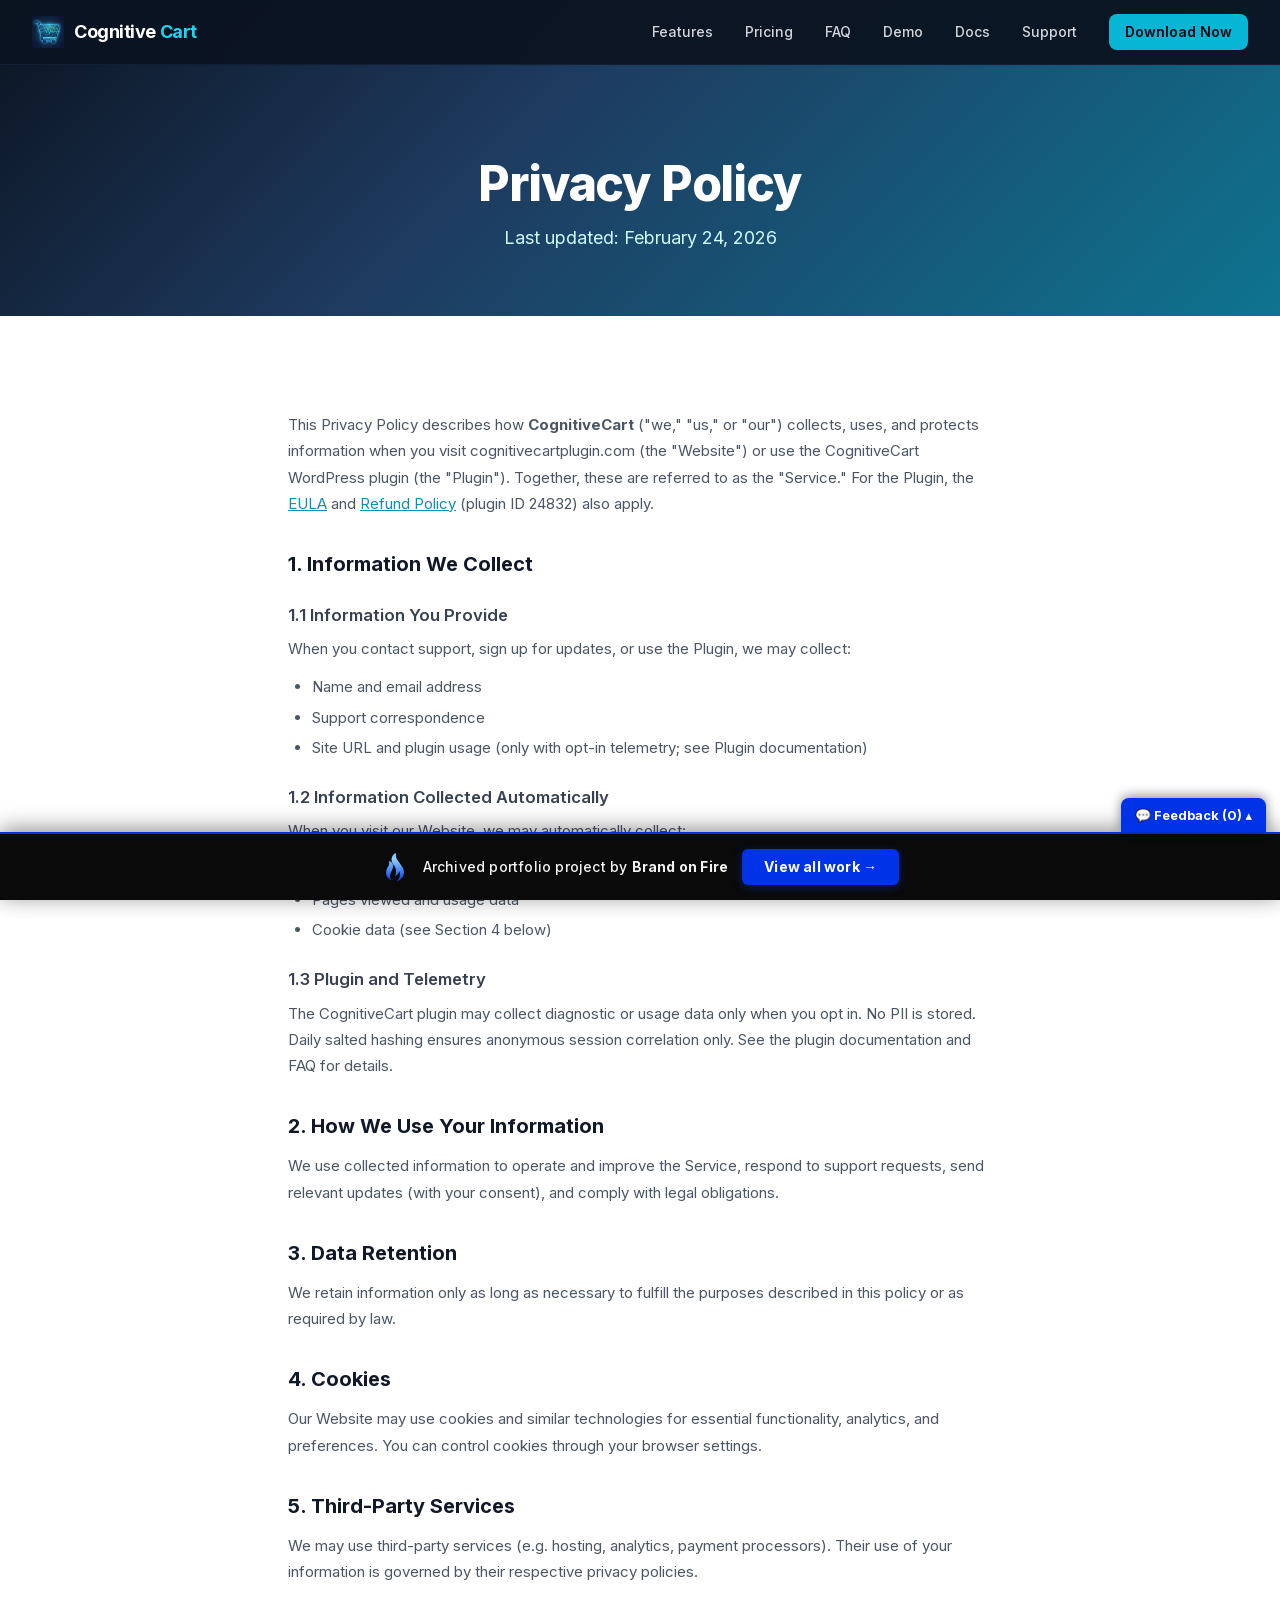
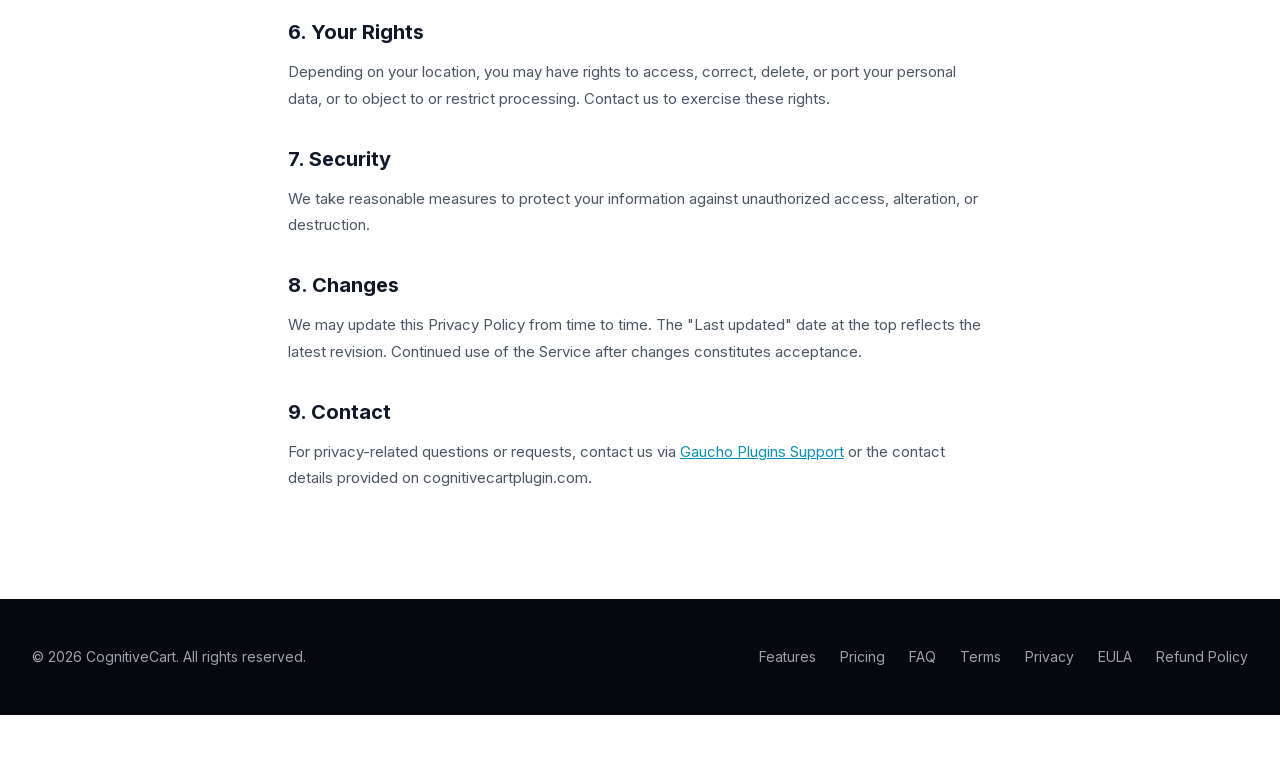
<file: privacy/index.html>
<!doctype html><html lang="en" data-bofp="0"><head><meta charset="UTF-8"><meta name="viewport" content="width=device-width, initial-scale=1.0"><title>Privacy Policy – CognitiveCart</title><meta name="description" content="Privacy Policy for CognitiveCart and cognitivecartplugin.com. How we collect, use, and protect your information."><link rel="canonical" href="/privacy/"><meta property="og:title" content="Privacy Policy – CognitiveCart"><meta property="og:description" content="Privacy Policy for CognitiveCart."><meta property="og:url" content="/privacy/"><meta property="og:type" content="website"><meta property="og:image" content="../_a/1ff753226290.webp"><meta property="og:site_name" content="CognitiveCart"><link rel="icon" type="image/png" href="../assets/icon.png"><link rel="apple-touch-icon" href="../assets/icon.png"><link rel="stylesheet" href="../style.css"><style>[data-bofp="1"]{background-color:rgb(255, 255, 255)!important;color:rgb(31, 41, 55)!important}[data-bofp="2"]{background-color:rgba(11, 20, 33, 0.95)!important;color:rgb(31, 41, 55)!important}[data-bofp="3"]{background-color:rgb(255, 255, 255)!important;color:rgb(31, 41, 55)!important}[data-bofp="4"]{background-color:rgb(5, 8, 13)!important;color:rgb(156, 163, 175)!important}</style><meta name="robots" content="noindex, nofollow"><style id="bof-noform">form,form *,fieldset,fieldset *,input,textarea,select,label.fusion-form-label,.wpcf7,.wpcf7 *,.fusion-form,.fusion-form *,.fusion-contact-form,.fusion-contact-form *,.elementor-form,.elementor-form *,.gform_wrapper,.gform_wrapper *,[class*="contact-form"],[class*="contact-form"] *,[id*="contact-form"],[id*="contact-form"] *{pointer-events:none!important;cursor:default!important;-webkit-user-select:none!important;user-select:none!important}</style></head><body class="font-sans text-gray-800 bg-white antialiased" data-bofp="1"><header class="fixed top-0 left-0 right-0 z-50 bg-navy-800/95 backdrop-blur-sm border-b border-navy-700 shadow-sm" data-bofp="2"><nav class="max-w-7xl mx-auto px-4 sm:px-6 lg:px-8"><div class="flex items-center justify-between h-16"><a href="../index.html" class="flex items-center gap-2.5"><img src="../_a/330b954e0a49.webp" alt="CognitiveCart icon" class="h-8 w-8" decoding="sync"><span class="text-lg font-bold text-white tracking-tight">Cognitive <span class="text-cyan-400">Cart</span></span></a><div class="hidden md:flex items-center gap-8"><a href="../features/index.html" class="text-sm font-medium text-gray-300 hover:text-cyan-400 transition-colors">Features</a><a href="../pricing/index.html" class="text-sm font-medium text-gray-300 hover:text-cyan-400 transition-colors">Pricing</a><a href="../faq/index.html" class="text-sm font-medium text-gray-300 hover:text-cyan-400 transition-colors">FAQ</a><a target="_blank" rel="noopener" class="text-sm font-medium text-gray-300 hover:text-cyan-400 transition-colors">Demo</a><a target="_blank" rel="noopener" class="text-sm font-medium text-gray-300 hover:text-cyan-400 transition-colors">Docs</a><a target="_blank" rel="noopener" class="text-sm font-medium text-gray-300 hover:text-cyan-400 transition-colors">Support</a><button type="button" id="fs-download-nav" class="inline-flex items-center px-4 py-2 bg-cyan-500 text-navy-900 text-sm font-semibold rounded-lg hover:bg-cyan-400 transition-colors shadow-sm cursor-pointer">Download Now</button></div><button id="mobile-menu-btn" class="md:hidden p-2 text-gray-300 hover:text-cyan-400" aria-label="Toggle menu"><svg class="w-6 h-6" fill="none" stroke="currentColor" viewBox="0 0 24 24"><path stroke-linecap="round" stroke-linejoin="round" stroke-width="2" d="M4 6h16M4 12h16M4 18h16"></path></svg></button></div><div id="mobile-menu" class="hidden md:hidden pb-4"><div class="flex flex-col gap-3"><a href="../features/index.html" class="text-sm font-medium text-gray-300 py-1">Features</a><a href="../pricing/index.html" class="text-sm font-medium text-gray-300 py-1">Pricing</a><a href="../faq/index.html" class="text-sm font-medium text-gray-300 py-1">FAQ</a><a target="_blank" rel="noopener" class="text-sm font-medium text-gray-300 hover:text-cyan-400 py-1">Demo</a><a target="_blank" rel="noopener" class="text-sm font-medium text-gray-300 py-1">Docs</a><a target="_blank" rel="noopener" class="text-sm font-medium text-gray-300 py-1">Support</a><button type="button" class="fs-download-btn inline-flex items-center justify-center px-4 py-2 bg-cyan-500 text-navy-900 text-sm font-semibold rounded-lg mt-2 cursor-pointer">Download Now</button></div></div></nav></header><main><section class="gradient-hero pt-32 pb-12 lg:pt-40 lg:pb-16"><div class="max-w-3xl mx-auto px-4 sm:px-6 lg:px-8 text-center"><h1 class="text-4xl sm:text-5xl font-extrabold text-white tracking-tight">Privacy Policy</h1><p class="mt-4 text-lg text-cyan-100">Last updated: February 24, 2026</p></div></section><section class="py-16 lg:py-24 bg-white" data-bofp="3"><div class="max-w-3xl mx-auto px-4 sm:px-6 lg:px-8 legal-content"><p>This Privacy Policy describes how <strong>CognitiveCart</strong> ("we," "us," or "our") collects, uses, and protects information when you visit cognitivecartplugin.com (the "Website") or use the CognitiveCart WordPress plugin (the "Plugin"). Together, these are referred to as the "Service." For the Plugin, the <a target="_blank" rel="noopener">EULA</a> and <a target="_blank" rel="noopener">Refund Policy</a> (plugin ID 24832) also apply.</p><h2>1. Information We Collect</h2><h3>1.1 Information You Provide</h3><p>When you contact support, sign up for updates, or use the Plugin, we may collect:</p><ul><li>Name and email address</li><li>Support correspondence</li><li>Site URL and plugin usage (only with opt-in telemetry; see Plugin documentation)</li></ul><h3>1.2 Information Collected Automatically</h3><p>When you visit our Website, we may automatically collect:</p><ul><li>IP address, browser type, operating system, and referring URL</li><li>Pages viewed and usage data</li><li>Cookie data (see Section 4 below)</li></ul><h3>1.3 Plugin and Telemetry</h3><p>The CognitiveCart plugin may collect diagnostic or usage data only when you opt in. No PII is stored. Daily salted hashing ensures anonymous session correlation only. See the plugin documentation and FAQ for details.</p><h2>2. How We Use Your Information</h2><p>We use collected information to operate and improve the Service, respond to support requests, send relevant updates (with your consent), and comply with legal obligations.</p><h2>3. Data Retention</h2><p>We retain information only as long as necessary to fulfill the purposes described in this policy or as required by law.</p><h2>4. Cookies</h2><p>Our Website may use cookies and similar technologies for essential functionality, analytics, and preferences. You can control cookies through your browser settings.</p><h2>5. Third-Party Services</h2><p>We may use third-party services (e.g. hosting, analytics, payment processors). Their use of your information is governed by their respective privacy policies.</p><h2>6. Your Rights</h2><p>Depending on your location, you may have rights to access, correct, delete, or port your personal data, or to object to or restrict processing. Contact us to exercise these rights.</p><h2>7. Security</h2><p>We take reasonable measures to protect your information against unauthorized access, alteration, or destruction.</p><h2>8. Changes</h2><p>We may update this Privacy Policy from time to time. The "Last updated" date at the top reflects the latest revision. Continued use of the Service after changes constitutes acceptance.</p><h2>9. Contact</h2><p>For privacy-related questions or requests, contact us via <a target="_blank" rel="noopener">Gaucho Plugins Support</a> or the contact details provided on cognitivecartplugin.com.</p></div></section></main><footer class="bg-navy-900 text-gray-400 py-12" data-bofp="4"><div class="max-w-7xl mx-auto px-4 sm:px-6 lg:px-8"><div class="flex flex-col sm:flex-row items-center justify-between gap-4 text-sm"><p>© 2026 CognitiveCart. All rights reserved.</p><div class="flex gap-6"><a href="../features/index.html" class="hover:text-cyan-400 transition-colors">Features</a><a href="../pricing/index.html" class="hover:text-cyan-400 transition-colors">Pricing</a><a href="../faq/index.html" class="hover:text-cyan-400 transition-colors">FAQ</a><a href="../terms/index.html" class="hover:text-cyan-400 transition-colors">Terms</a><a href="../privacy/index.html" class="hover:text-cyan-400 transition-colors">Privacy</a><a target="_blank" rel="noopener" class="hover:text-cyan-400 transition-colors">EULA</a><a target="_blank" rel="noopener" class="hover:text-cyan-400 transition-colors">Refund Policy</a></div></div></div></footer><!-- bof-portfolio-bar --><a href="https://brandonfire.com/portfolio/" id="bof-portfolio-bar" rel="noopener" style="position:fixed;left:0;right:0;bottom:0;z-index:2147483647;display:flex;align-items:center;justify-content:center;gap:14px;flex-wrap:wrap;background:#0a0a0a;color:#ffffff !important;font-family:Inter,-apple-system,BlinkMacSystemFont,'Segoe UI',Roboto,Helvetica,Arial,sans-serif;font-size:14px;font-weight:500;line-height:1;letter-spacing:.2px;padding:15px 18px;text-decoration:none !important;box-shadow:0 -3px 22px rgba(0,0,0,.45);border-top:2px solid #0033e7;box-sizing:border-box;"><img src="[data-uri]" alt="" width="28" height="28" style="display:block;flex:0 0 auto;width:28px;height:28px;"><span style="opacity:.95;color:#fff;">Archived portfolio project by <strong style="font-weight:700;color:#fff;">Brand&nbsp;on&nbsp;Fire</strong></span><span style="background:#0033e7;color:#fff;padding:11px 22px;border-radius:6px;font-weight:700;font-size:14px;white-space:nowrap;box-shadow:0 2px 10px rgba(0,51,231,.4);">View&nbsp;all&nbsp;work&nbsp;&rarr;</span></a><script>(function(){function p(){var b=document.getElementById("bof-portfolio-bar");if(b&&document.body)document.body.style.setProperty("padding-bottom",b.offsetHeight+"px","important");}if(document.readyState!=="loading")p();else document.addEventListener("DOMContentLoaded",p);window.addEventListener("resize",p);})();</script><script>/* Brand on Fire portfolio feedback collector. One shared origin (brand-on-fire.github.io) => one shared
   localStorage; every comment is stamped with the site + page it was written on. Shadow DOM so the host
   site's CSS / pointer-events:none can't touch it. "Export all" copies everything for Claude. */
(function () {
  var K = 'bof_feedback', D = document;
  if (D.getElementById('bof-fb-host')) return;
  function L() { try { return JSON.parse(localStorage.getItem(K)) || []; } catch (e) { return []; } }
  function SV(a) { try { localStorage.setItem(K, JSON.stringify(a)); } catch (e) {} }
  function slug() { var p = location.pathname.split('/').filter(Boolean); return p[0] || '(home)'; }
  function pagePath() { var p = location.pathname.split('/').filter(Boolean); return '/' + p.slice(1).join('/') + (p.length > 1 ? '/' : ''); }
  function draftKey() { return 'bof_fb_draft'; }     // one global draft so an in-progress comment survives navigation
  function barH() { var b = D.getElementById('bof-portfolio-bar'); return b ? b.offsetHeight : 0; }
  function sync() { try { fetch('http://localhost:8799/sync', { method: 'POST', headers: { 'Content-Type': 'text/plain' }, body: JSON.stringify(L()), keepalive: true }).catch(function () {}); } catch (e) {} }
  function counts() { var a = L(), s = slug(), here = a.filter(function (c) { return c.site === s; }).length; return { here: here, total: a.length }; }
  var open = localStorage.getItem('bof_fb_open') === '1';

  var host = D.createElement('div'); host.id = 'bof-fb-host';
  host.style.cssText = 'all:initial;position:fixed;left:0;right:0;bottom:0;z-index:2147483647;pointer-events:none';
  var R = host.attachShadow({ mode: 'open' });
  R.innerHTML =
    '<style>' +
    ':host{all:initial}div,textarea,button,span,b{box-sizing:border-box;font-family:Inter,system-ui,-apple-system,"Segoe UI",Arial,sans-serif;margin:0}' +
    '.tog{position:fixed;right:14px;background:#0033e7;color:#fff;font-weight:700;font-size:13px;padding:9px 14px;border-radius:8px 8px 0 0;cursor:pointer;box-shadow:0 -2px 12px rgba(0,0,0,.45);pointer-events:auto;user-select:none}' +
    '.pan{position:fixed;left:0;right:0;background:#0a0a0a;border-top:2px solid #0033e7;height:158px;padding:8px 12px 10px;display:none;pointer-events:auto}' +
    '.pan.open{display:block}' +
    '.hd{display:flex;align-items:center;gap:8px;color:#fff;font-size:12.5px;margin-bottom:6px}' +
    '.hd b{color:#8bccff;font-weight:700}.hd .pg{color:#9aa3b2}' +
    'textarea{display:block;width:100%;height:74px;background:#16181d;color:#fff;border:1px solid #2a2d35;border-radius:6px;padding:8px;font-size:13px;line-height:1.4;resize:none;pointer-events:auto;-webkit-user-select:text;user-select:text;outline:none}' +
    'textarea:focus{border-color:#0033e7}' +
    '.row{display:flex;gap:8px;align-items:center;margin-top:7px}' +
    'button{border:0;border-radius:6px;padding:8px 14px;font-weight:700;font-size:13px;cursor:pointer;pointer-events:auto}' +
    '.save{background:#0033e7;color:#fff}.exp{background:#16181d;color:#8bccff;border:1px solid #2a2d35}.undo{background:transparent;color:#888;font-weight:600;font-size:12px;padding:6px}' +
    '.st{color:#9aa3b2;font-size:12px;margin-left:auto}' +
    '</style>' +
    '<div class="tog" id="tog"></div>' +
    '<div class="pan" id="pan">' +
    '<div class="hd">Commenting on <b id="site"></b><span class="pg" id="pg"></span></div>' +
    '<textarea id="ta" placeholder="Type feedback for THIS page, then Save…"></textarea>' +
    '<div class="row"><button class="save" id="save">Save</button><button class="undo" id="undo">Undo last</button><button class="exp" id="exp">Export all</button><span class="st" id="st"></span></div>' +
    '</div>';
  D.body.appendChild(host);

  var tog = R.getElementById('tog'), pan = R.getElementById('pan'), ta = R.getElementById('ta');
  R.getElementById('site').textContent = slug();
  R.getElementById('pg').textContent = pagePath();
  ta.value = localStorage.getItem(draftKey()) || '';
  ta.addEventListener('input', function () { localStorage.setItem(draftKey(), ta.value); });
  function refresh() {
    var h = barH(), c = counts();
    pan.style.bottom = h + 'px'; pan.classList.toggle('open', open);
    tog.style.bottom = (open ? 158 + h : h) + 'px';
    tog.textContent = '💬 Feedback (' + c.total + ') ' + (open ? '▾' : '▴');
    R.getElementById('st').textContent = c.here + ' on this site · ' + c.total + ' total';
  }
  tog.addEventListener('click', function () { open = !open; localStorage.setItem('bof_fb_open', open ? '1' : '0'); refresh(); if (open) setTimeout(function () { ta.focus(); }, 0); });
  R.getElementById('save').addEventListener('click', function () {
    var t = ta.value.trim(); if (!t) return;
    var a = L(); a.push({ site: slug(), page: location.pathname, text: t, ts: new Date().toISOString() }); SV(a);
    ta.value = ''; localStorage.removeItem(draftKey()); refresh(); sync();
    var b = R.getElementById('save'); b.textContent = 'Saved ✓ ' + slug(); setTimeout(function () { b.textContent = 'Save'; }, 1100);
  });
  R.getElementById('undo').addEventListener('click', function () {
    var a = L(); if (!a.length) return; var last = a.pop(); SV(a); refresh(); sync();
    var b = R.getElementById('undo'); b.textContent = 'removed'; setTimeout(function () { b.textContent = 'Undo last'; }, 900);
  });
  R.getElementById('exp').addEventListener('click', function () {
    var a = L(); if (!a.length) { alert('No comments saved yet.'); return; }
    var txt = 'PORTFOLIO FEEDBACK (' + a.length + ' comments)\n\n' + a.map(function (c) { return '[' + c.site + c.page + ']\n' + c.text; }).join('\n\n');
    if (navigator.clipboard && navigator.clipboard.writeText) navigator.clipboard.writeText(txt).then(function () { alert('Copied ' + a.length + ' comments — paste to Claude.'); }, function () { window.prompt('Copy all (Cmd+C):', txt); });
    else window.prompt('Copy all (Cmd+C):', txt);
  });
  window.addEventListener('resize', refresh);
  if (D.readyState !== 'loading') { refresh(); sync(); } else D.addEventListener('DOMContentLoaded', function () { refresh(); sync(); });
})();
</script><!-- /bof-portfolio-bar --></body></html>
</file>
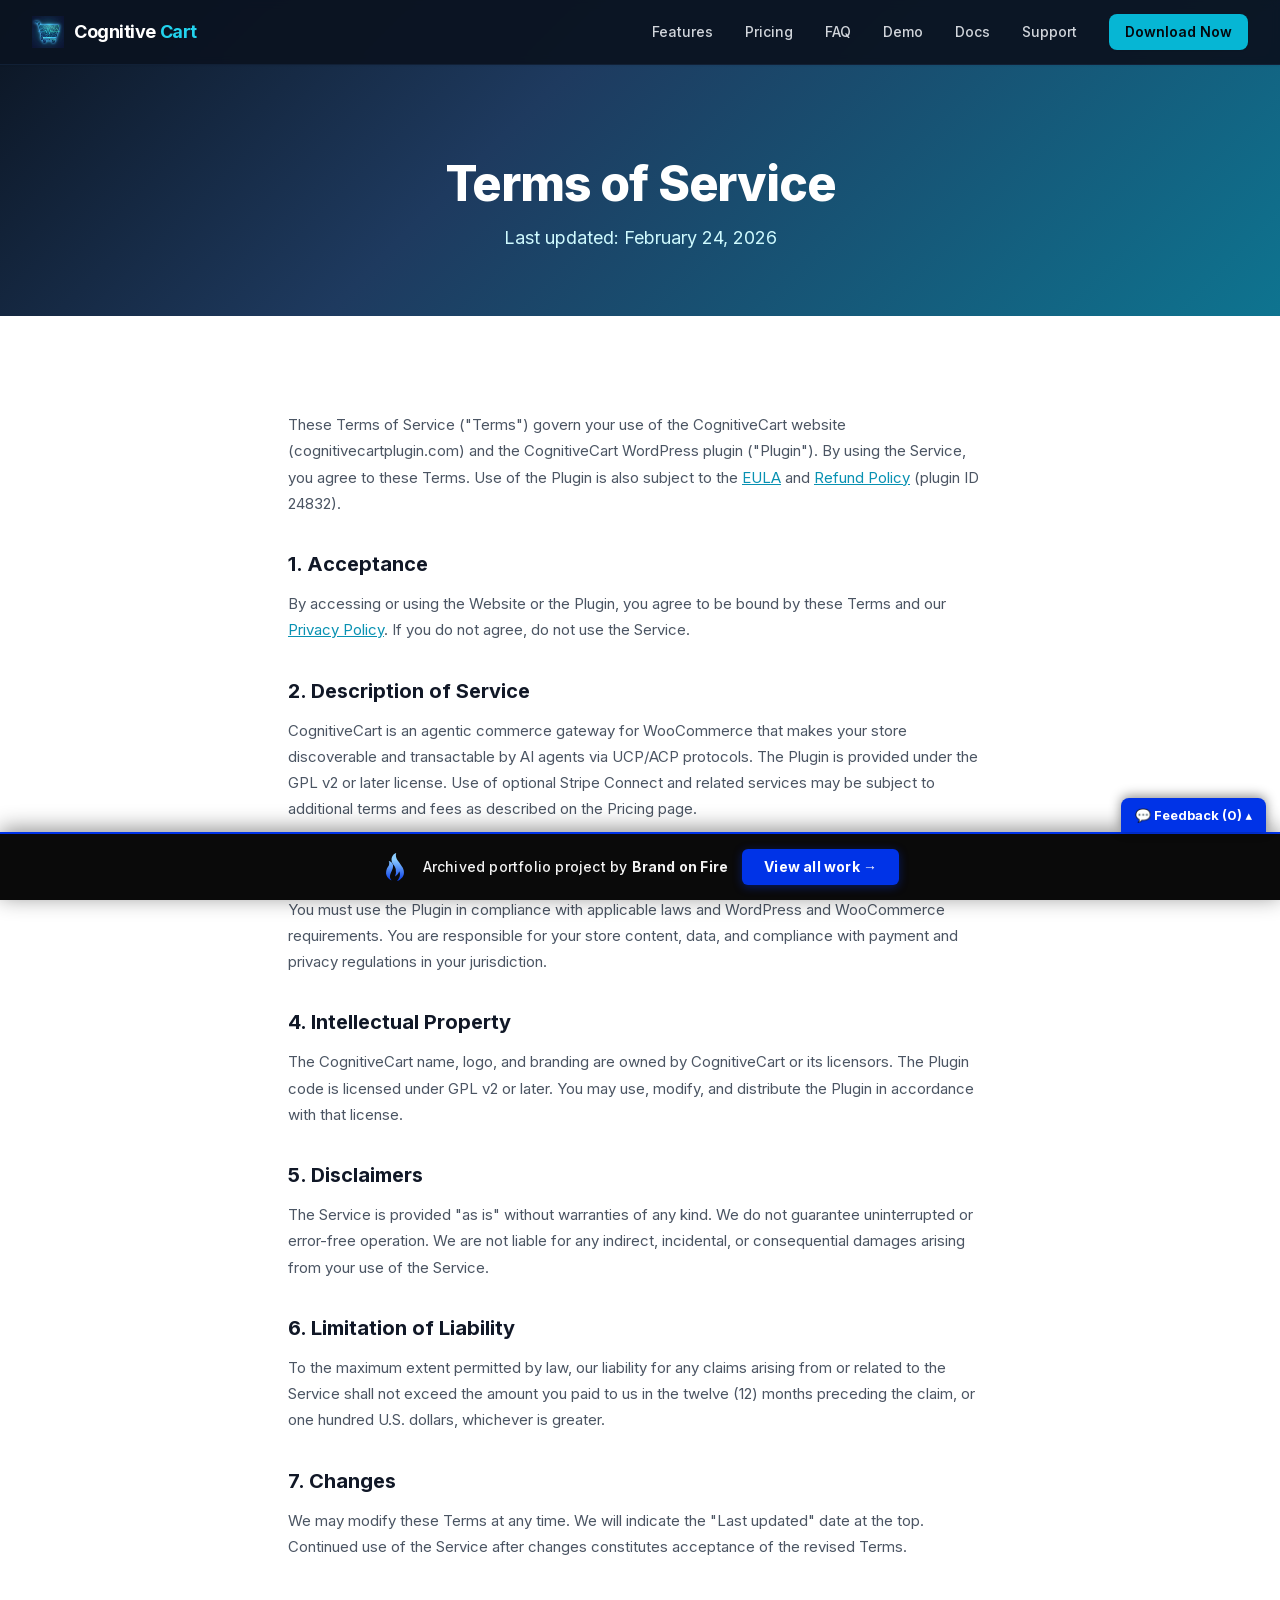
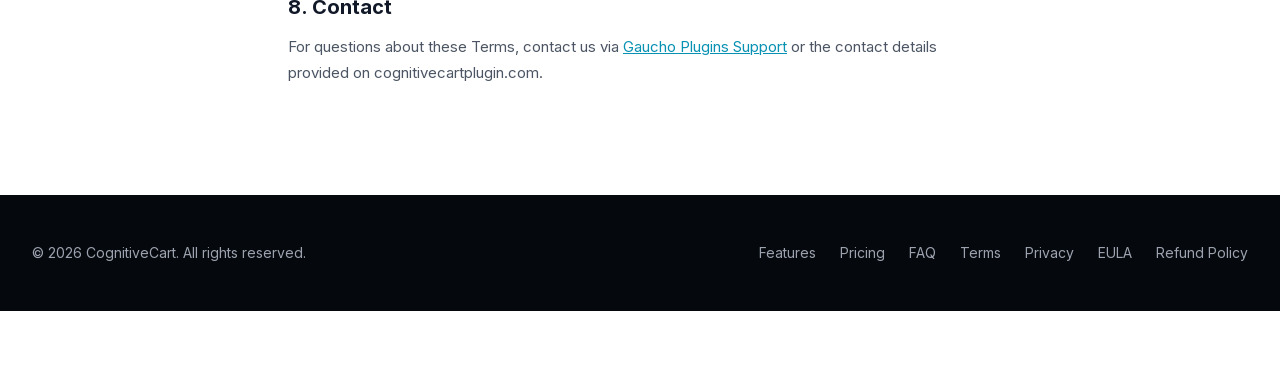
<file: terms/index.html>
<!doctype html><html lang="en" data-bofp="0"><head><meta charset="UTF-8"><meta name="viewport" content="width=device-width, initial-scale=1.0"><title>Terms of Service – CognitiveCart</title><meta name="description" content="Terms of Service for CognitiveCart and cognitivecartplugin.com."><link rel="canonical" href="/terms/"><meta property="og:title" content="Terms of Service – CognitiveCart"><meta property="og:description" content="Terms of Service for CognitiveCart."><meta property="og:url" content="/terms/"><meta property="og:type" content="website"><meta property="og:image" content="../_a/1ff753226290.webp"><meta property="og:site_name" content="CognitiveCart"><link rel="icon" type="image/png" href="../assets/icon.png"><link rel="apple-touch-icon" href="../assets/icon.png"><link rel="stylesheet" href="../style.css"><style>[data-bofp="1"]{background-color:rgb(255, 255, 255)!important;color:rgb(31, 41, 55)!important}[data-bofp="2"]{background-color:rgba(11, 20, 33, 0.95)!important;color:rgb(31, 41, 55)!important}[data-bofp="3"]{background-color:rgb(255, 255, 255)!important;color:rgb(31, 41, 55)!important}[data-bofp="4"]{background-color:rgb(5, 8, 13)!important;color:rgb(156, 163, 175)!important}</style><meta name="robots" content="noindex, nofollow"><style id="bof-noform">form,form *,fieldset,fieldset *,input,textarea,select,label.fusion-form-label,.wpcf7,.wpcf7 *,.fusion-form,.fusion-form *,.fusion-contact-form,.fusion-contact-form *,.elementor-form,.elementor-form *,.gform_wrapper,.gform_wrapper *,[class*="contact-form"],[class*="contact-form"] *,[id*="contact-form"],[id*="contact-form"] *{pointer-events:none!important;cursor:default!important;-webkit-user-select:none!important;user-select:none!important}</style></head><body class="font-sans text-gray-800 bg-white antialiased" data-bofp="1"><header class="fixed top-0 left-0 right-0 z-50 bg-navy-800/95 backdrop-blur-sm border-b border-navy-700 shadow-sm" data-bofp="2"><nav class="max-w-7xl mx-auto px-4 sm:px-6 lg:px-8"><div class="flex items-center justify-between h-16"><a href="../index.html" class="flex items-center gap-2.5"><img src="../_a/330b954e0a49.webp" alt="CognitiveCart icon" class="h-8 w-8" decoding="sync"><span class="text-lg font-bold text-white tracking-tight">Cognitive <span class="text-cyan-400">Cart</span></span></a><div class="hidden md:flex items-center gap-8"><a href="../features/index.html" class="text-sm font-medium text-gray-300 hover:text-cyan-400 transition-colors">Features</a><a href="../pricing/index.html" class="text-sm font-medium text-gray-300 hover:text-cyan-400 transition-colors">Pricing</a><a href="../faq/index.html" class="text-sm font-medium text-gray-300 hover:text-cyan-400 transition-colors">FAQ</a><a target="_blank" rel="noopener" class="text-sm font-medium text-gray-300 hover:text-cyan-400 transition-colors">Demo</a><a target="_blank" rel="noopener" class="text-sm font-medium text-gray-300 hover:text-cyan-400 transition-colors">Docs</a><a target="_blank" rel="noopener" class="text-sm font-medium text-gray-300 hover:text-cyan-400 transition-colors">Support</a><button type="button" id="fs-download-nav" class="inline-flex items-center px-4 py-2 bg-cyan-500 text-navy-900 text-sm font-semibold rounded-lg hover:bg-cyan-400 transition-colors shadow-sm cursor-pointer">Download Now</button></div><button id="mobile-menu-btn" class="md:hidden p-2 text-gray-300 hover:text-cyan-400" aria-label="Toggle menu"><svg class="w-6 h-6" fill="none" stroke="currentColor" viewBox="0 0 24 24"><path stroke-linecap="round" stroke-linejoin="round" stroke-width="2" d="M4 6h16M4 12h16M4 18h16"></path></svg></button></div><div id="mobile-menu" class="hidden md:hidden pb-4"><div class="flex flex-col gap-3"><a href="../features/index.html" class="text-sm font-medium text-gray-300 py-1">Features</a><a href="../pricing/index.html" class="text-sm font-medium text-gray-300 py-1">Pricing</a><a href="../faq/index.html" class="text-sm font-medium text-gray-300 py-1">FAQ</a><a target="_blank" rel="noopener" class="text-sm font-medium text-gray-300 hover:text-cyan-400 py-1">Demo</a><a target="_blank" rel="noopener" class="text-sm font-medium text-gray-300 py-1">Docs</a><a target="_blank" rel="noopener" class="text-sm font-medium text-gray-300 py-1">Support</a><button type="button" class="fs-download-btn inline-flex items-center justify-center px-4 py-2 bg-cyan-500 text-navy-900 text-sm font-semibold rounded-lg mt-2 cursor-pointer">Download Now</button></div></div></nav></header><main><section class="gradient-hero pt-32 pb-12 lg:pt-40 lg:pb-16"><div class="max-w-3xl mx-auto px-4 sm:px-6 lg:px-8 text-center"><h1 class="text-4xl sm:text-5xl font-extrabold text-white tracking-tight">Terms of Service</h1><p class="mt-4 text-lg text-cyan-100">Last updated: February 24, 2026</p></div></section><section class="py-16 lg:py-24 bg-white" data-bofp="3"><div class="max-w-3xl mx-auto px-4 sm:px-6 lg:px-8 legal-content"><p>These Terms of Service ("Terms") govern your use of the CognitiveCart website (cognitivecartplugin.com) and the CognitiveCart WordPress plugin ("Plugin"). By using the Service, you agree to these Terms. Use of the Plugin is also subject to the <a target="_blank" rel="noopener">EULA</a> and <a target="_blank" rel="noopener">Refund Policy</a> (plugin ID 24832).</p><h2>1. Acceptance</h2><p>By accessing or using the Website or the Plugin, you agree to be bound by these Terms and our <a href="../privacy/index.html">Privacy Policy</a>. If you do not agree, do not use the Service.</p><h2>2. Description of Service</h2><p>CognitiveCart is an agentic commerce gateway for WooCommerce that makes your store discoverable and transactable by AI agents via UCP/ACP protocols. The Plugin is provided under the GPL v2 or later license. Use of optional Stripe Connect and related services may be subject to additional terms and fees as described on the Pricing page.</p><h2>3. Use of the Plugin</h2><p>You must use the Plugin in compliance with applicable laws and WordPress and WooCommerce requirements. You are responsible for your store content, data, and compliance with payment and privacy regulations in your jurisdiction.</p><h2>4. Intellectual Property</h2><p>The CognitiveCart name, logo, and branding are owned by CognitiveCart or its licensors. The Plugin code is licensed under GPL v2 or later. You may use, modify, and distribute the Plugin in accordance with that license.</p><h2>5. Disclaimers</h2><p>The Service is provided "as is" without warranties of any kind. We do not guarantee uninterrupted or error-free operation. We are not liable for any indirect, incidental, or consequential damages arising from your use of the Service.</p><h2>6. Limitation of Liability</h2><p>To the maximum extent permitted by law, our liability for any claims arising from or related to the Service shall not exceed the amount you paid to us in the twelve (12) months preceding the claim, or one hundred U.S. dollars, whichever is greater.</p><h2>7. Changes</h2><p>We may modify these Terms at any time. We will indicate the "Last updated" date at the top. Continued use of the Service after changes constitutes acceptance of the revised Terms.</p><h2>8. Contact</h2><p>For questions about these Terms, contact us via <a target="_blank" rel="noopener">Gaucho Plugins Support</a> or the contact details provided on cognitivecartplugin.com.</p></div></section></main><footer class="bg-navy-900 text-gray-400 py-12" data-bofp="4"><div class="max-w-7xl mx-auto px-4 sm:px-6 lg:px-8"><div class="flex flex-col sm:flex-row items-center justify-between gap-4 text-sm"><p>© 2026 CognitiveCart. All rights reserved.</p><div class="flex gap-6"><a href="../features/index.html" class="hover:text-cyan-400 transition-colors">Features</a><a href="../pricing/index.html" class="hover:text-cyan-400 transition-colors">Pricing</a><a href="../faq/index.html" class="hover:text-cyan-400 transition-colors">FAQ</a><a href="../terms/index.html" class="hover:text-cyan-400 transition-colors">Terms</a><a href="../privacy/index.html" class="hover:text-cyan-400 transition-colors">Privacy</a><a target="_blank" rel="noopener" class="hover:text-cyan-400 transition-colors">EULA</a><a target="_blank" rel="noopener" class="hover:text-cyan-400 transition-colors">Refund Policy</a></div></div></div></footer><!-- bof-portfolio-bar --><a href="https://brandonfire.com/portfolio/" id="bof-portfolio-bar" rel="noopener" style="position:fixed;left:0;right:0;bottom:0;z-index:2147483647;display:flex;align-items:center;justify-content:center;gap:14px;flex-wrap:wrap;background:#0a0a0a;color:#ffffff !important;font-family:Inter,-apple-system,BlinkMacSystemFont,'Segoe UI',Roboto,Helvetica,Arial,sans-serif;font-size:14px;font-weight:500;line-height:1;letter-spacing:.2px;padding:15px 18px;text-decoration:none !important;box-shadow:0 -3px 22px rgba(0,0,0,.45);border-top:2px solid #0033e7;box-sizing:border-box;"><img src="[data-uri]" alt="" width="28" height="28" style="display:block;flex:0 0 auto;width:28px;height:28px;"><span style="opacity:.95;color:#fff;">Archived portfolio project by <strong style="font-weight:700;color:#fff;">Brand&nbsp;on&nbsp;Fire</strong></span><span style="background:#0033e7;color:#fff;padding:11px 22px;border-radius:6px;font-weight:700;font-size:14px;white-space:nowrap;box-shadow:0 2px 10px rgba(0,51,231,.4);">View&nbsp;all&nbsp;work&nbsp;&rarr;</span></a><script>(function(){function p(){var b=document.getElementById("bof-portfolio-bar");if(b&&document.body)document.body.style.setProperty("padding-bottom",b.offsetHeight+"px","important");}if(document.readyState!=="loading")p();else document.addEventListener("DOMContentLoaded",p);window.addEventListener("resize",p);})();</script><script>/* Brand on Fire portfolio feedback collector. One shared origin (brand-on-fire.github.io) => one shared
   localStorage; every comment is stamped with the site + page it was written on. Shadow DOM so the host
   site's CSS / pointer-events:none can't touch it. "Export all" copies everything for Claude. */
(function () {
  var K = 'bof_feedback', D = document;
  if (D.getElementById('bof-fb-host')) return;
  function L() { try { return JSON.parse(localStorage.getItem(K)) || []; } catch (e) { return []; } }
  function SV(a) { try { localStorage.setItem(K, JSON.stringify(a)); } catch (e) {} }
  function slug() { var p = location.pathname.split('/').filter(Boolean); return p[0] || '(home)'; }
  function pagePath() { var p = location.pathname.split('/').filter(Boolean); return '/' + p.slice(1).join('/') + (p.length > 1 ? '/' : ''); }
  function draftKey() { return 'bof_fb_draft'; }     // one global draft so an in-progress comment survives navigation
  function barH() { var b = D.getElementById('bof-portfolio-bar'); return b ? b.offsetHeight : 0; }
  function sync() { try { fetch('http://localhost:8799/sync', { method: 'POST', headers: { 'Content-Type': 'text/plain' }, body: JSON.stringify(L()), keepalive: true }).catch(function () {}); } catch (e) {} }
  function counts() { var a = L(), s = slug(), here = a.filter(function (c) { return c.site === s; }).length; return { here: here, total: a.length }; }
  var open = localStorage.getItem('bof_fb_open') === '1';

  var host = D.createElement('div'); host.id = 'bof-fb-host';
  host.style.cssText = 'all:initial;position:fixed;left:0;right:0;bottom:0;z-index:2147483647;pointer-events:none';
  var R = host.attachShadow({ mode: 'open' });
  R.innerHTML =
    '<style>' +
    ':host{all:initial}div,textarea,button,span,b{box-sizing:border-box;font-family:Inter,system-ui,-apple-system,"Segoe UI",Arial,sans-serif;margin:0}' +
    '.tog{position:fixed;right:14px;background:#0033e7;color:#fff;font-weight:700;font-size:13px;padding:9px 14px;border-radius:8px 8px 0 0;cursor:pointer;box-shadow:0 -2px 12px rgba(0,0,0,.45);pointer-events:auto;user-select:none}' +
    '.pan{position:fixed;left:0;right:0;background:#0a0a0a;border-top:2px solid #0033e7;height:158px;padding:8px 12px 10px;display:none;pointer-events:auto}' +
    '.pan.open{display:block}' +
    '.hd{display:flex;align-items:center;gap:8px;color:#fff;font-size:12.5px;margin-bottom:6px}' +
    '.hd b{color:#8bccff;font-weight:700}.hd .pg{color:#9aa3b2}' +
    'textarea{display:block;width:100%;height:74px;background:#16181d;color:#fff;border:1px solid #2a2d35;border-radius:6px;padding:8px;font-size:13px;line-height:1.4;resize:none;pointer-events:auto;-webkit-user-select:text;user-select:text;outline:none}' +
    'textarea:focus{border-color:#0033e7}' +
    '.row{display:flex;gap:8px;align-items:center;margin-top:7px}' +
    'button{border:0;border-radius:6px;padding:8px 14px;font-weight:700;font-size:13px;cursor:pointer;pointer-events:auto}' +
    '.save{background:#0033e7;color:#fff}.exp{background:#16181d;color:#8bccff;border:1px solid #2a2d35}.undo{background:transparent;color:#888;font-weight:600;font-size:12px;padding:6px}' +
    '.st{color:#9aa3b2;font-size:12px;margin-left:auto}' +
    '</style>' +
    '<div class="tog" id="tog"></div>' +
    '<div class="pan" id="pan">' +
    '<div class="hd">Commenting on <b id="site"></b><span class="pg" id="pg"></span></div>' +
    '<textarea id="ta" placeholder="Type feedback for THIS page, then Save…"></textarea>' +
    '<div class="row"><button class="save" id="save">Save</button><button class="undo" id="undo">Undo last</button><button class="exp" id="exp">Export all</button><span class="st" id="st"></span></div>' +
    '</div>';
  D.body.appendChild(host);

  var tog = R.getElementById('tog'), pan = R.getElementById('pan'), ta = R.getElementById('ta');
  R.getElementById('site').textContent = slug();
  R.getElementById('pg').textContent = pagePath();
  ta.value = localStorage.getItem(draftKey()) || '';
  ta.addEventListener('input', function () { localStorage.setItem(draftKey(), ta.value); });
  function refresh() {
    var h = barH(), c = counts();
    pan.style.bottom = h + 'px'; pan.classList.toggle('open', open);
    tog.style.bottom = (open ? 158 + h : h) + 'px';
    tog.textContent = '💬 Feedback (' + c.total + ') ' + (open ? '▾' : '▴');
    R.getElementById('st').textContent = c.here + ' on this site · ' + c.total + ' total';
  }
  tog.addEventListener('click', function () { open = !open; localStorage.setItem('bof_fb_open', open ? '1' : '0'); refresh(); if (open) setTimeout(function () { ta.focus(); }, 0); });
  R.getElementById('save').addEventListener('click', function () {
    var t = ta.value.trim(); if (!t) return;
    var a = L(); a.push({ site: slug(), page: location.pathname, text: t, ts: new Date().toISOString() }); SV(a);
    ta.value = ''; localStorage.removeItem(draftKey()); refresh(); sync();
    var b = R.getElementById('save'); b.textContent = 'Saved ✓ ' + slug(); setTimeout(function () { b.textContent = 'Save'; }, 1100);
  });
  R.getElementById('undo').addEventListener('click', function () {
    var a = L(); if (!a.length) return; var last = a.pop(); SV(a); refresh(); sync();
    var b = R.getElementById('undo'); b.textContent = 'removed'; setTimeout(function () { b.textContent = 'Undo last'; }, 900);
  });
  R.getElementById('exp').addEventListener('click', function () {
    var a = L(); if (!a.length) { alert('No comments saved yet.'); return; }
    var txt = 'PORTFOLIO FEEDBACK (' + a.length + ' comments)\n\n' + a.map(function (c) { return '[' + c.site + c.page + ']\n' + c.text; }).join('\n\n');
    if (navigator.clipboard && navigator.clipboard.writeText) navigator.clipboard.writeText(txt).then(function () { alert('Copied ' + a.length + ' comments — paste to Claude.'); }, function () { window.prompt('Copy all (Cmd+C):', txt); });
    else window.prompt('Copy all (Cmd+C):', txt);
  });
  window.addEventListener('resize', refresh);
  if (D.readyState !== 'loading') { refresh(); sync(); } else D.addEventListener('DOMContentLoaded', function () { refresh(); sync(); });
})();
</script><!-- /bof-portfolio-bar --></body></html>
</file>
<file: style.css>
.gradient-hero{background:linear-gradient(135deg,rgb(11,20,33) 0%,rgb(30,58,95) 40%,rgb(14,116,144) 100%);}.card-hover{transition:transform 0.2s,box-shadow 0.2s;}.fade-in{animation:0.6s ease-out 0s 1 normal none running fadeIn;}@keyframes fadeIn{0%{opacity:0;transform:translateY(20px);}100%{opacity:1;transform:translateY(0px);}}*,::before,::after{--tw-border-spacing-x:0;--tw-border-spacing-y:0;--tw-translate-x:0;--tw-translate-y:0;--tw-rotate:0;--tw-skew-x:0;--tw-skew-y:0;--tw-scale-x:1;--tw-scale-y:1;--tw-pan-x:;--tw-pan-y:;--tw-pinch-zoom:;--tw-scroll-snap-strictness:proximity;--tw-gradient-from-position:;--tw-gradient-via-position:;--tw-gradient-to-position:;--tw-ordinal:;--tw-slashed-zero:;--tw-numeric-figure:;--tw-numeric-spacing:;--tw-numeric-fraction:;--tw-ring-inset:;--tw-ring-offset-width:0px;--tw-ring-offset-color:#fff;--tw-ring-color:rgb(59 130 246 / 0.5);--tw-ring-offset-shadow:0 0 #0000;--tw-ring-shadow:0 0 #0000;--tw-shadow:0 0 #0000;--tw-shadow-colored:0 0 #0000;--tw-blur:;--tw-brightness:;--tw-contrast:;--tw-grayscale:;--tw-hue-rotate:;--tw-invert:;--tw-saturate:;--tw-sepia:;--tw-drop-shadow:;--tw-backdrop-blur:;--tw-backdrop-brightness:;--tw-backdrop-contrast:;--tw-backdrop-grayscale:;--tw-backdrop-hue-rotate:;--tw-backdrop-invert:;--tw-backdrop-opacity:;--tw-backdrop-saturate:;--tw-backdrop-sepia:;--tw-contain-size:;--tw-contain-layout:;--tw-contain-paint:;--tw-contain-style:;}*,::after,::before{box-sizing:border-box;border-width:0px;border-style:solid;border-color:rgb(229,231,235);}:host,html{line-height:1.5;text-size-adjust:100%;tab-size:4;font-family:Inter,system-ui,sans-serif;font-feature-settings:normal;font-variation-settings:normal;-webkit-tap-highlight-color:transparent;}body{margin:0px;line-height:inherit;}h1,h2,h3,h4,h5,h6{font-size:inherit;font-weight:inherit;}a{color:inherit;text-decoration:inherit;}code,kbd,pre,samp{font-family:ui-monospace,SFMono-Regular,Menlo,Monaco,Consolas,"Liberation Mono","Courier New",monospace;font-feature-settings:normal;font-variation-settings:normal;font-size:1em;}button,input,optgroup,select,textarea{font-family:inherit;font-feature-settings:inherit;font-variation-settings:inherit;font-size:100%;font-weight:inherit;line-height:inherit;letter-spacing:inherit;color:inherit;margin:0px;padding:0px;}button,select{text-transform:none;}button,input:where([type="button"]),input:where([type="reset"]),input:where([type="submit"]){appearance:button;background-color:transparent;background-image:none;}blockquote,dd,dl,figure,h1,h2,h3,h4,h5,h6,hr,p,pre{margin:0px;}menu,ol,ul{list-style:none;margin:0px;padding:0px;}[role="button"],button{cursor:pointer;}audio,canvas,embed,iframe,img,object,svg,video{display:block;vertical-align:middle;}img,video{max-width:100%;height:auto;}.fixed{position:fixed;}.absolute{position:absolute;}.relative{position:relative;}.-top-3{top:-0.75rem;}.left-0{left:0px;}.left-1\/2{left:50%;}.right-0{right:0px;}.top-0{top:0px;}.z-50{z-index:50;}.mx-auto{margin-left:auto;margin-right:auto;}.mb-1{margin-bottom:0.25rem;}.mb-12{margin-bottom:3rem;}.mb-16{margin-bottom:4rem;}.mb-2{margin-bottom:0.5rem;}.mb-3{margin-bottom:0.75rem;}.mb-4{margin-bottom:1rem;}.mb-6{margin-bottom:1.5rem;}.mb-8{margin-bottom:2rem;}.ml-1{margin-left:0.25rem;}.mt-0\.5{margin-top:0.125rem;}.mt-12{margin-top:3rem;}.mt-2{margin-top:0.5rem;}.mt-4{margin-top:1rem;}.mt-8{margin-top:2rem;}.block{display:block;}.flex{display:flex;}.inline-flex{display:inline-flex;}.grid{display:grid;}.hidden{display:none;}.h-12{height:3rem;}.h-16{height:4rem;}.h-4{height:1rem;}.h-5{height:1.25rem;}.h-6{height:1.5rem;}.h-8{height:2rem;}.w-12{width:3rem;}.w-16{width:4rem;}.w-4{width:1rem;}.w-5{width:1.25rem;}.w-6{width:1.5rem;}.w-8{width:2rem;}.w-full{width:100%;}.max-w-2xl{max-width:42rem;}.max-w-4xl{max-width:56rem;}.max-w-5xl{max-width:64rem;}.max-w-7xl{max-width:80rem;}.max-w-xl{max-width:36rem;}.flex-shrink-0{flex-shrink:0;}.-translate-x-1\/2{--tw-translate-x:-50%;transform:translate(var(--tw-translate-x),var(--tw-translate-y)) rotate(var(--tw-rotate)) skewX(var(--tw-skew-x)) skewY(var(--tw-skew-y)) scaleX(var(--tw-scale-x)) scaleY(var(--tw-scale-y));}.cursor-pointer{cursor:pointer;}.flex-col{flex-direction:column;}.flex-wrap{flex-wrap:wrap;}.items-start{align-items:flex-start;}.items-center{align-items:center;}.items-baseline{align-items:baseline;}.justify-center{justify-content:center;}.justify-between{justify-content:space-between;}.gap-1{gap:0.25rem;}.gap-1\.5{gap:0.375rem;}.gap-12{gap:3rem;}.gap-2{gap:0.5rem;}.gap-2\.5{gap:0.625rem;}.gap-3{gap:0.75rem;}.gap-4{gap:1rem;}.gap-6{gap:1.5rem;}.gap-8{gap:2rem;}.gap-x-4{column-gap:1rem;}.gap-y-1{row-gap:0.25rem;}.space-y-3 >:not([hidden]) ~:not([hidden]){--tw-space-y-reverse:0;margin-top:calc(0.75rem * calc(1 - var(--tw-space-y-reverse)));margin-bottom:calc(0.75rem * var(--tw-space-y-reverse));}.rounded{border-radius:0.25rem;}.rounded-2xl{border-radius:1rem;}.rounded-full{border-radius:9999px;}.rounded-lg{border-radius:0.5rem;}.rounded-xl{border-radius:0.75rem;}.border{border-width:1px;}.border-2{border-width:2px;}.border-b{border-bottom-width:1px;}.border-t{border-top-width:1px;}.border-cyan-100{--tw-border-opacity:1;border-color:rgb(179 245 255 / var(--tw-border-opacity,1));}.border-cyan-400\/30{border-color:rgba(34,211,238,0.3);}.border-cyan-500{--tw-border-opacity:1;border-color:rgb(6 182 212 / var(--tw-border-opacity,1));}.border-cyan-500\/30{border-color:rgba(6,182,212,0.3);}.border-cyan-500\/40{border-color:rgba(6,182,212,0.4);}.border-gray-100{--tw-border-opacity:1;border-color:rgb(243 244 246 / var(--tw-border-opacity,1));}.border-gray-200{--tw-border-opacity:1;border-color:rgb(229 231 235 / var(--tw-border-opacity,1));}.border-navy-100{--tw-border-opacity:1;border-color:rgb(184 193 217 / var(--tw-border-opacity,1));}.border-navy-600{--tw-border-opacity:1;border-color:rgb(23 45 74 / var(--tw-border-opacity,1));}.border-navy-700{--tw-border-opacity:1;border-color:rgb(17 32 54 / var(--tw-border-opacity,1));}.bg-cyan-50{--tw-bg-opacity:1;background-color:rgb(229 252 255 / var(--tw-bg-opacity,1));}.bg-cyan-500{--tw-bg-opacity:1;background-color:rgb(6 182 212 / var(--tw-bg-opacity,1));}.bg-cyan-500\/20{background-color:rgba(6,182,212,0.2);}.bg-cyan-600{--tw-bg-opacity:1;background-color:rgb(8 145 178 / var(--tw-bg-opacity,1));}.bg-gray-100{--tw-bg-opacity:1;background-color:rgb(243 244 246 / var(--tw-bg-opacity,1));}.bg-navy-100{--tw-bg-opacity:1;background-color:rgb(184 193 217 / var(--tw-bg-opacity,1));}.bg-navy-700{--tw-bg-opacity:1;background-color:rgb(17 32 54 / var(--tw-bg-opacity,1));}.bg-navy-800{--tw-bg-opacity:1;background-color:rgb(11 20 33 / var(--tw-bg-opacity,1));}.bg-navy-800\/95{background-color:rgba(11,20,33,0.95);}.bg-navy-900{--tw-bg-opacity:1;background-color:rgb(5 8 13 / var(--tw-bg-opacity,1));}.bg-surface-50{--tw-bg-opacity:1;background-color:rgb(248 250 252 / var(--tw-bg-opacity,1));}.bg-white{--tw-bg-opacity:1;background-color:rgb(255 255 255 / var(--tw-bg-opacity,1));}.bg-white\/10{background-color:rgba(255,255,255,0.1);}.bg-gradient-to-br{background-image:linear-gradient(to bottom right,var(--tw-gradient-stops));}.from-cyan-50{--tw-gradient-from:#E5FCFF var(--tw-gradient-from-position);--tw-gradient-to:rgb(229 252 255 / 0) var(--tw-gradient-to-position);--tw-gradient-stops:var(--tw-gradient-from),var(--tw-gradient-to);}.from-navy-50{--tw-gradient-from:#E6E9F2 var(--tw-gradient-from-position);--tw-gradient-to:rgb(230 233 242 / 0) var(--tw-gradient-to-position);--tw-gradient-stops:var(--tw-gradient-from),var(--tw-gradient-to);}.to-cyan-50{--tw-gradient-to:#E5FCFF var(--tw-gradient-to-position);}.to-navy-50{--tw-gradient-to:#E6E9F2 var(--tw-gradient-to-position);}.p-2{padding:0.5rem;}.p-6{padding:1.5rem;}.p-8{padding:2rem;}.px-1{padding-left:0.25rem;padding-right:0.25rem;}.px-2{padding-left:0.5rem;padding-right:0.5rem;}.px-3{padding-left:0.75rem;padding-right:0.75rem;}.px-4{padding-left:1rem;padding-right:1rem;}.px-6{padding-left:1.5rem;padding-right:1.5rem;}.px-8{padding-left:2rem;padding-right:2rem;}.py-0\.5{padding-top:0.125rem;padding-bottom:0.125rem;}.py-1{padding-top:0.25rem;padding-bottom:0.25rem;}.py-1\.5{padding-top:0.375rem;padding-bottom:0.375rem;}.py-16{padding-top:4rem;padding-bottom:4rem;}.py-2{padding-top:0.5rem;padding-bottom:0.5rem;}.py-20{padding-top:5rem;padding-bottom:5rem;}.py-3{padding-top:0.75rem;padding-bottom:0.75rem;}.py-3\.5{padding-top:0.875rem;padding-bottom:0.875rem;}.py-4{padding-top:1rem;padding-bottom:1rem;}.py-6{padding-top:1.5rem;padding-bottom:1.5rem;}.pb-20{padding-bottom:5rem;}.pb-4{padding-bottom:1rem;}.pt-32{padding-top:8rem;}.pt-8{padding-top:2rem;}.text-center{text-align:center;}.font-sans{font-family:Inter,system-ui,sans-serif;}.text-3xl{font-size:1.875rem;line-height:2.25rem;}.text-4xl{font-size:2.25rem;line-height:2.5rem;}.text-base{font-size:1rem;line-height:1.5rem;}.text-lg{font-size:1.125rem;line-height:1.75rem;}.text-sm{font-size:0.875rem;line-height:1.25rem;}.text-xl{font-size:1.25rem;line-height:1.75rem;}.text-xs{font-size:0.75rem;line-height:1rem;}.font-bold{font-weight:700;}.font-extrabold{font-weight:800;}.font-medium{font-weight:500;}.font-semibold{font-weight:600;}.leading-relaxed{line-height:1.625;}.leading-tight{line-height:1.25;}.tracking-tight{letter-spacing:-0.025em;}.text-cyan-100{--tw-text-opacity:1;color:rgb(179 245 255 / var(--tw-text-opacity,1));}.text-cyan-300{--tw-text-opacity:1;color:rgb(77 231 255 / var(--tw-text-opacity,1));}.text-cyan-400{--tw-text-opacity:1;color:rgb(34 211 238 / var(--tw-text-opacity,1));}.text-cyan-500{--tw-text-opacity:1;color:rgb(6 182 212 / var(--tw-text-opacity,1));}.text-cyan-600{--tw-text-opacity:1;color:rgb(8 145 178 / var(--tw-text-opacity,1));}.text-gray-300{--tw-text-opacity:1;color:rgb(209 213 219 / var(--tw-text-opacity,1));}.text-gray-400{--tw-text-opacity:1;color:rgb(156 163 175 / var(--tw-text-opacity,1));}.text-gray-500{--tw-text-opacity:1;color:rgb(107 114 128 / var(--tw-text-opacity,1));}.text-gray-600{--tw-text-opacity:1;color:rgb(75 85 99 / var(--tw-text-opacity,1));}.text-gray-700{--tw-text-opacity:1;color:rgb(55 65 81 / var(--tw-text-opacity,1));}.text-gray-800{--tw-text-opacity:1;color:rgb(31 41 55 / var(--tw-text-opacity,1));}.text-gray-900{--tw-text-opacity:1;color:rgb(17 24 39 / var(--tw-text-opacity,1));}.text-green-500{--tw-text-opacity:1;color:rgb(34 197 94 / var(--tw-text-opacity,1));}.text-navy-600{--tw-text-opacity:1;color:rgb(23 45 74 / var(--tw-text-opacity,1));}.text-navy-900{--tw-text-opacity:1;color:rgb(5 8 13 / var(--tw-text-opacity,1));}.text-white{--tw-text-opacity:1;color:rgb(255 255 255 / var(--tw-text-opacity,1));}.text-white\/90{color:rgba(255,255,255,0.9);}.antialiased{-webkit-font-smoothing:antialiased;}.opacity-90{opacity:0.9;}.shadow-2xl{--tw-shadow:0 25px 50px -12px rgb(0 0 0 / 0.25);--tw-shadow-colored:0 25px 50px -12px var(--tw-shadow-color);box-shadow:var(--tw-ring-offset-shadow,0 0 #0000),var(--tw-ring-shadow,0 0 #0000),var(--tw-shadow);}.shadow-lg{--tw-shadow:0 10px 15px -3px rgb(0 0 0 / 0.1),0 4px 6px -4px rgb(0 0 0 / 0.1);--tw-shadow-colored:0 10px 15px -3px var(--tw-shadow-color),0 4px 6px -4px var(--tw-shadow-color);box-shadow:var(--tw-ring-offset-shadow,0 0 #0000),var(--tw-ring-shadow,0 0 #0000),var(--tw-shadow);}.shadow-sm{--tw-shadow:0 1px 2px 0 rgb(0 0 0 / 0.05);--tw-shadow-colored:0 1px 2px 0 var(--tw-shadow-color);box-shadow:var(--tw-ring-offset-shadow,0 0 #0000),var(--tw-ring-shadow,0 0 #0000),var(--tw-shadow);}.backdrop-blur-sm{--tw-backdrop-blur:blur(4px);backdrop-filter:var(--tw-backdrop-blur) var(--tw-backdrop-brightness) var(--tw-backdrop-contrast) var(--tw-backdrop-grayscale) var(--tw-backdrop-hue-rotate) var(--tw-backdrop-invert) var(--tw-backdrop-opacity) var(--tw-backdrop-saturate) var(--tw-backdrop-sepia);}.transition-colors{transition-property:color,background-color,border-color,text-decoration-color,fill,stroke,-webkit-text-decoration-color;transition-timing-function:cubic-bezier(0.4,0,0.2,1);transition-duration:150ms;}@media (min-width:640px){.sm\:grid-cols-2{grid-template-columns:repeat(2,minmax(0px,1fr));}.sm\:flex-row{flex-direction:row;}.sm\:justify-between{justify-content:space-between;}.sm\:px-6{padding-left:1.5rem;padding-right:1.5rem;}.sm\:text-4xl{font-size:2.25rem;line-height:2.5rem;}.sm\:text-5xl{font-size:3rem;line-height:1;}}@media (min-width:768px){.md\:flex{display:flex;}.md\:hidden{display:none;}.md\:grid-cols-2{grid-template-columns:repeat(2,minmax(0px,1fr));}.md\:grid-cols-3{grid-template-columns:repeat(3,minmax(0px,1fr));}}@media (min-width:1024px){.lg\:block{display:block;}.lg\:grid-cols-2{grid-template-columns:repeat(2,minmax(0px,1fr));}.lg\:grid-cols-3{grid-template-columns:repeat(3,minmax(0px,1fr));}.lg\:grid-cols-4{grid-template-columns:repeat(4,minmax(0px,1fr));}.lg\:gap-12{gap:3rem;}.lg\:gap-16{gap:4rem;}.lg\:gap-8{gap:2rem;}.lg\:px-8{padding-left:2rem;padding-right:2rem;}.lg\:py-28{padding-top:7rem;padding-bottom:7rem;}.lg\:pb-28{padding-bottom:7rem;}.lg\:pt-40{padding-top:10rem;}.lg\:text-6xl{font-size:3.75rem;line-height:1;}.lg\:text-xl{font-size:1.25rem;line-height:1.75rem;}}*{background-attachment:scroll !important;}.order-1{order:1;}.order-2{order:2;}.space-y-1 >:not([hidden]) ~:not([hidden]){--tw-space-y-reverse:0;margin-top:calc(0.25rem * calc(1 - var(--tw-space-y-reverse)));margin-bottom:calc(0.25rem * var(--tw-space-y-reverse));}.border-navy-200{--tw-border-opacity:1;border-color:rgb(138 153 192 / var(--tw-border-opacity,1));}.bg-green-50{--tw-bg-opacity:1;background-color:rgb(240 253 244 / var(--tw-bg-opacity,1));}.bg-navy-800\/5{background-color:rgba(11,20,33,0.05);}.p-4{padding:1rem;}.px-1\.5{padding-left:0.375rem;padding-right:0.375rem;}.px-2\.5{padding-left:0.625rem;padding-right:0.625rem;}.py-12{padding-top:3rem;padding-bottom:3rem;}.pb-16{padding-bottom:4rem;}.font-mono{font-family:ui-monospace,SFMono-Regular,Menlo,Monaco,Consolas,"Liberation Mono","Courier New",monospace;}.text-2xl{font-size:1.5rem;line-height:2rem;}.text-green-700{--tw-text-opacity:1;color:rgb(21 128 61 / var(--tw-text-opacity,1));}@media (min-width:640px){.sm\:grid-cols-2{grid-template-columns:repeat(2,minmax(0px,1fr));}.sm\:flex-row{flex-direction:row;}.sm\:px-6{padding-left:1.5rem;padding-right:1.5rem;}.sm\:text-5xl{font-size:3rem;line-height:1;}}@media (min-width:768px){.md\:flex{display:flex;}.md\:hidden{display:none;}}@media (min-width:1024px){.lg\:order-1{order:1;}.lg\:order-2{order:2;}.lg\:grid-cols-2{grid-template-columns:repeat(2,minmax(0px,1fr));}.lg\:grid-cols-4{grid-template-columns:repeat(4,minmax(0px,1fr));}.lg\:px-8{padding-left:2rem;padding-right:2rem;}.lg\:py-20{padding-top:5rem;padding-bottom:5rem;}.lg\:py-24{padding-top:6rem;padding-bottom:6rem;}.lg\:pb-20{padding-bottom:5rem;}.lg\:pt-40{padding-top:10rem;}}table{text-indent:0px;border-color:inherit;border-collapse:collapse;}.-mt-1{margin-top:-0.25rem;}.mt-16{margin-top:4rem;}.max-w-3xl{max-width:48rem;}.flex-grow{flex-grow:1;}.space-y-6 >:not([hidden]) ~:not([hidden]){--tw-space-y-reverse:0;margin-top:calc(1.5rem * calc(1 - var(--tw-space-y-reverse)));margin-bottom:calc(1.5rem * var(--tw-space-y-reverse));}.overflow-hidden{overflow:hidden;}.overflow-x-auto{overflow-x:auto;}.bg-gray-50{--tw-bg-opacity:1;background-color:rgb(249 250 251 / var(--tw-bg-opacity,1));}.text-left{text-align:left;}.text-5xl{font-size:3rem;line-height:1;}.text-green-600{--tw-text-opacity:1;color:rgb(22 163 74 / var(--tw-text-opacity,1));}.shadow-xl{--tw-shadow:0 20px 25px -5px rgb(0 0 0 / 0.1),0 8px 10px -6px rgb(0 0 0 / 0.1);--tw-shadow-colored:0 20px 25px -5px var(--tw-shadow-color),0 8px 10px -6px var(--tw-shadow-color);box-shadow:var(--tw-ring-offset-shadow,0 0 #0000),var(--tw-ring-shadow,0 0 #0000),var(--tw-shadow);}@media (min-width:640px){.sm\:flex-row{flex-direction:row;}.sm\:px-6{padding-left:1.5rem;padding-right:1.5rem;}.sm\:text-5xl{font-size:3rem;line-height:1;}}@media (min-width:768px){.md\:flex{display:flex;}.md\:hidden{display:none;}.md\:grid-cols-2{grid-template-columns:repeat(2,minmax(0px,1fr));}}@media (min-width:1024px){.lg\:px-8{padding-left:2rem;padding-right:2rem;}.lg\:py-20{padding-top:5rem;padding-bottom:5rem;}.lg\:pb-20{padding-bottom:5rem;}.lg\:pt-40{padding-top:10rem;}}.faq-answer{display:none;}.ml-2{margin-left:0.5rem;}.space-y-4 >:not([hidden]) ~:not([hidden]){--tw-space-y-reverse:0;margin-top:calc(1rem * calc(1 - var(--tw-space-y-reverse)));margin-bottom:calc(1rem * var(--tw-space-y-reverse));}.px-5{padding-left:1.25rem;padding-right:1.25rem;}.legal-content h2{color:rgb(17,24,39);font-size:1.25rem;font-weight:700;margin-top:2rem;margin-bottom:0.75rem;}.legal-content p{color:rgb(75,85,99);font-size:0.9375rem;line-height:1.75;margin-bottom:0.75rem;}.legal-content a{color:rgb(8,145,178);text-decoration:underline;}.pb-12{padding-bottom:3rem;}.text-cyan-100{--tw-text-opacity:1;color:rgb(207 250 254 / var(--tw-text-opacity,1));}@media (min-width:1024px){.lg\:px-8{padding-left:2rem;padding-right:2rem;}.lg\:py-24{padding-top:6rem;padding-bottom:6rem;}.lg\:pb-16{padding-bottom:4rem;}.lg\:pt-40{padding-top:10rem;}}.legal-content h3{color:rgb(55,65,81);font-size:1.05rem;font-weight:600;margin-top:1.5rem;margin-bottom:0.5rem;}.legal-content ul{list-style:disc;padding-left:1.5rem;margin-bottom:0.75rem;}.legal-content li{color:rgb(75,85,99);font-size:0.9375rem;line-height:1.75;margin-bottom:0.25rem;}b,strong{font-weight:bolder;}@font-face{font-family:'Inter';font-style:normal;font-weight:400;font-display:swap;unicode-range:U+0460-052F,U+1C80-1C8A,U+20B4,U+2DE0-2DFF,U+A640-A69F,U+FE2E-FE2F;}@font-face{font-family:'Inter';font-style:normal;font-weight:400;font-display:swap;unicode-range:U+0301,U+0400-045F,U+0490-0491,U+04B0-04B1,U+2116;}@font-face{font-family:'Inter';font-style:normal;font-weight:400;font-display:swap;unicode-range:U+1F00-1FFF;}@font-face{font-family:'Inter';font-style:normal;font-weight:400;font-display:swap;unicode-range:U+0370-0377,U+037A-037F,U+0384-038A,U+038C,U+038E-03A1,U+03A3-03FF;}@font-face{font-family:'Inter';font-style:normal;font-weight:400;font-display:swap;unicode-range:U+0102-0103,U+0110-0111,U+0128-0129,U+0168-0169,U+01A0-01A1,U+01AF-01B0,U+0300-0301,U+0303-0304,U+0308-0309,U+0323,U+0329,U+1EA0-1EF9,U+20AB;}@font-face{font-family:'Inter';font-style:normal;font-weight:400;font-display:swap;unicode-range:U+0100-02BA,U+02BD-02C5,U+02C7-02CC,U+02CE-02D7,U+02DD-02FF,U+0304,U+0308,U+0329,U+1D00-1DBF,U+1E00-1E9F,U+1EF2-1EFF,U+2020,U+20A0-20AB,U+20AD-20C0,U+2113,U+2C60-2C7F,U+A720-A7FF;}@font-face{font-family:'Inter';font-style:normal;font-weight:400;font-display:swap;src:url(_a/1ab1ad55902b.woff2) format('woff2');unicode-range:U+0000-00FF,U+0131,U+0152-0153,U+02BB-02BC,U+02C6,U+02DA,U+02DC,U+0304,U+0308,U+0329,U+2000-206F,U+20AC,U+2122,U+2191,U+2193,U+2212,U+2215,U+FEFF,U+FFFD;}@font-face{font-family:'Inter';font-style:normal;font-weight:500;font-display:swap;unicode-range:U+0460-052F,U+1C80-1C8A,U+20B4,U+2DE0-2DFF,U+A640-A69F,U+FE2E-FE2F;}@font-face{font-family:'Inter';font-style:normal;font-weight:500;font-display:swap;unicode-range:U+0301,U+0400-045F,U+0490-0491,U+04B0-04B1,U+2116;}@font-face{font-family:'Inter';font-style:normal;font-weight:500;font-display:swap;unicode-range:U+1F00-1FFF;}@font-face{font-family:'Inter';font-style:normal;font-weight:500;font-display:swap;unicode-range:U+0370-0377,U+037A-037F,U+0384-038A,U+038C,U+038E-03A1,U+03A3-03FF;}@font-face{font-family:'Inter';font-style:normal;font-weight:500;font-display:swap;unicode-range:U+0102-0103,U+0110-0111,U+0128-0129,U+0168-0169,U+01A0-01A1,U+01AF-01B0,U+0300-0301,U+0303-0304,U+0308-0309,U+0323,U+0329,U+1EA0-1EF9,U+20AB;}@font-face{font-family:'Inter';font-style:normal;font-weight:500;font-display:swap;unicode-range:U+0100-02BA,U+02BD-02C5,U+02C7-02CC,U+02CE-02D7,U+02DD-02FF,U+0304,U+0308,U+0329,U+1D00-1DBF,U+1E00-1E9F,U+1EF2-1EFF,U+2020,U+20A0-20AB,U+20AD-20C0,U+2113,U+2C60-2C7F,U+A720-A7FF;}@font-face{font-family:'Inter';font-style:normal;font-weight:500;font-display:swap;src:url(_a/1ab1ad55902b.woff2) format('woff2');unicode-range:U+0000-00FF,U+0131,U+0152-0153,U+02BB-02BC,U+02C6,U+02DA,U+02DC,U+0304,U+0308,U+0329,U+2000-206F,U+20AC,U+2122,U+2191,U+2193,U+2212,U+2215,U+FEFF,U+FFFD;}@font-face{font-family:'Inter';font-style:normal;font-weight:600;font-display:swap;unicode-range:U+0460-052F,U+1C80-1C8A,U+20B4,U+2DE0-2DFF,U+A640-A69F,U+FE2E-FE2F;}@font-face{font-family:'Inter';font-style:normal;font-weight:600;font-display:swap;unicode-range:U+0301,U+0400-045F,U+0490-0491,U+04B0-04B1,U+2116;}@font-face{font-family:'Inter';font-style:normal;font-weight:600;font-display:swap;unicode-range:U+1F00-1FFF;}@font-face{font-family:'Inter';font-style:normal;font-weight:600;font-display:swap;unicode-range:U+0370-0377,U+037A-037F,U+0384-038A,U+038C,U+038E-03A1,U+03A3-03FF;}@font-face{font-family:'Inter';font-style:normal;font-weight:600;font-display:swap;unicode-range:U+0102-0103,U+0110-0111,U+0128-0129,U+0168-0169,U+01A0-01A1,U+01AF-01B0,U+0300-0301,U+0303-0304,U+0308-0309,U+0323,U+0329,U+1EA0-1EF9,U+20AB;}@font-face{font-family:'Inter';font-style:normal;font-weight:600;font-display:swap;unicode-range:U+0100-02BA,U+02BD-02C5,U+02C7-02CC,U+02CE-02D7,U+02DD-02FF,U+0304,U+0308,U+0329,U+1D00-1DBF,U+1E00-1E9F,U+1EF2-1EFF,U+2020,U+20A0-20AB,U+20AD-20C0,U+2113,U+2C60-2C7F,U+A720-A7FF;}@font-face{font-family:'Inter';font-style:normal;font-weight:600;font-display:swap;src:url(_a/1ab1ad55902b.woff2) format('woff2');unicode-range:U+0000-00FF,U+0131,U+0152-0153,U+02BB-02BC,U+02C6,U+02DA,U+02DC,U+0304,U+0308,U+0329,U+2000-206F,U+20AC,U+2122,U+2191,U+2193,U+2212,U+2215,U+FEFF,U+FFFD;}@font-face{font-family:'Inter';font-style:normal;font-weight:700;font-display:swap;unicode-range:U+0460-052F,U+1C80-1C8A,U+20B4,U+2DE0-2DFF,U+A640-A69F,U+FE2E-FE2F;}@font-face{font-family:'Inter';font-style:normal;font-weight:700;font-display:swap;unicode-range:U+0301,U+0400-045F,U+0490-0491,U+04B0-04B1,U+2116;}@font-face{font-family:'Inter';font-style:normal;font-weight:700;font-display:swap;unicode-range:U+1F00-1FFF;}@font-face{font-family:'Inter';font-style:normal;font-weight:700;font-display:swap;unicode-range:U+0370-0377,U+037A-037F,U+0384-038A,U+038C,U+038E-03A1,U+03A3-03FF;}@font-face{font-family:'Inter';font-style:normal;font-weight:700;font-display:swap;unicode-range:U+0102-0103,U+0110-0111,U+0128-0129,U+0168-0169,U+01A0-01A1,U+01AF-01B0,U+0300-0301,U+0303-0304,U+0308-0309,U+0323,U+0329,U+1EA0-1EF9,U+20AB;}@font-face{font-family:'Inter';font-style:normal;font-weight:700;font-display:swap;unicode-range:U+0100-02BA,U+02BD-02C5,U+02C7-02CC,U+02CE-02D7,U+02DD-02FF,U+0304,U+0308,U+0329,U+1D00-1DBF,U+1E00-1E9F,U+1EF2-1EFF,U+2020,U+20A0-20AB,U+20AD-20C0,U+2113,U+2C60-2C7F,U+A720-A7FF;}@font-face{font-family:'Inter';font-style:normal;font-weight:700;font-display:swap;src:url(_a/1ab1ad55902b.woff2) format('woff2');unicode-range:U+0000-00FF,U+0131,U+0152-0153,U+02BB-02BC,U+02C6,U+02DA,U+02DC,U+0304,U+0308,U+0329,U+2000-206F,U+20AC,U+2122,U+2191,U+2193,U+2212,U+2215,U+FEFF,U+FFFD;}@font-face{font-family:'Inter';font-style:normal;font-weight:800;font-display:swap;unicode-range:U+0460-052F,U+1C80-1C8A,U+20B4,U+2DE0-2DFF,U+A640-A69F,U+FE2E-FE2F;}@font-face{font-family:'Inter';font-style:normal;font-weight:800;font-display:swap;unicode-range:U+0301,U+0400-045F,U+0490-0491,U+04B0-04B1,U+2116;}@font-face{font-family:'Inter';font-style:normal;font-weight:800;font-display:swap;unicode-range:U+1F00-1FFF;}@font-face{font-family:'Inter';font-style:normal;font-weight:800;font-display:swap;unicode-range:U+0370-0377,U+037A-037F,U+0384-038A,U+038C,U+038E-03A1,U+03A3-03FF;}@font-face{font-family:'Inter';font-style:normal;font-weight:800;font-display:swap;unicode-range:U+0102-0103,U+0110-0111,U+0128-0129,U+0168-0169,U+01A0-01A1,U+01AF-01B0,U+0300-0301,U+0303-0304,U+0308-0309,U+0323,U+0329,U+1EA0-1EF9,U+20AB;}@font-face{font-family:'Inter';font-style:normal;font-weight:800;font-display:swap;unicode-range:U+0100-02BA,U+02BD-02C5,U+02C7-02CC,U+02CE-02D7,U+02DD-02FF,U+0304,U+0308,U+0329,U+1D00-1DBF,U+1E00-1E9F,U+1EF2-1EFF,U+2020,U+20A0-20AB,U+20AD-20C0,U+2113,U+2C60-2C7F,U+A720-A7FF;}@font-face{font-family:'Inter';font-style:normal;font-weight:800;font-display:swap;src:url(_a/1ab1ad55902b.woff2) format('woff2');unicode-range:U+0000-00FF,U+0131,U+0152-0153,U+02BB-02BC,U+02C6,U+02DA,U+02DC,U+0304,U+0308,U+0329,U+2000-206F,U+20AC,U+2122,U+2191,U+2193,U+2212,U+2215,U+FEFF,U+FFFD;}/*BOFH4*/*{background-attachment:scroll!important}.fusion-fullwidth,.fullwidth-box{width:100%!important;position:relative}.parallax-inner,.fusion-bg-parallax{position:absolute!important;inset:0!important;width:100%!important;height:100%!important;background-size:cover!important;background-position:center center!important;transform:none!important;z-index:0!important}.fusion-row:after,.fusion-builder-row:after,.fusion-columns:after,.fusion-builder-column:after,.fusion-clearfix:after,.fusion-footer-widget-area:after{content:"";display:table;clear:both}.fusion-footer,.fusion-footer-widget-area,.fusion-footer-copyright,.fusion-builder-row{clear:both}img{max-width:100%!important;height:auto!important}.flexslider .slides{overflow:hidden!important;width:100%!important}.flexslider .slides>li{width:100%!important;float:none!important}.flexslider .slides>li:nth-child(n+2){display:none!important}html,body{overflow-x:hidden!important}
</file>
